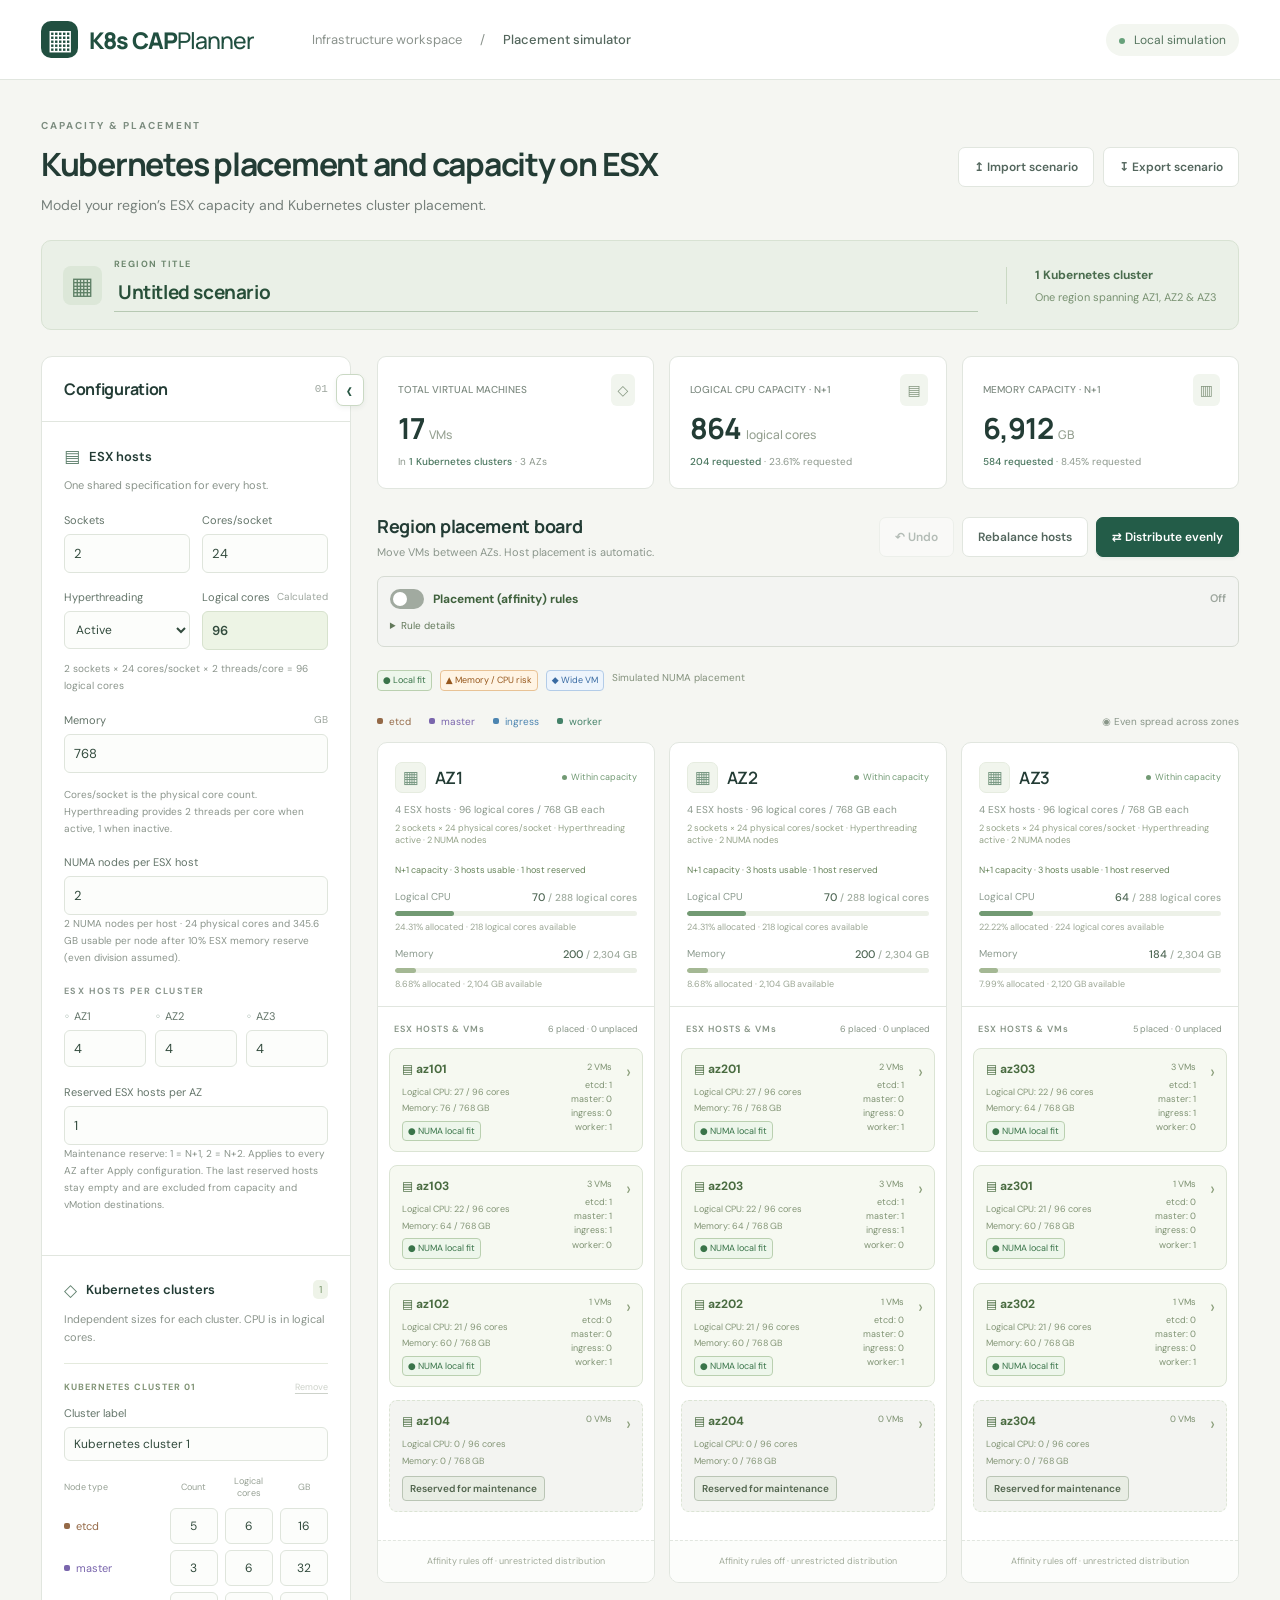
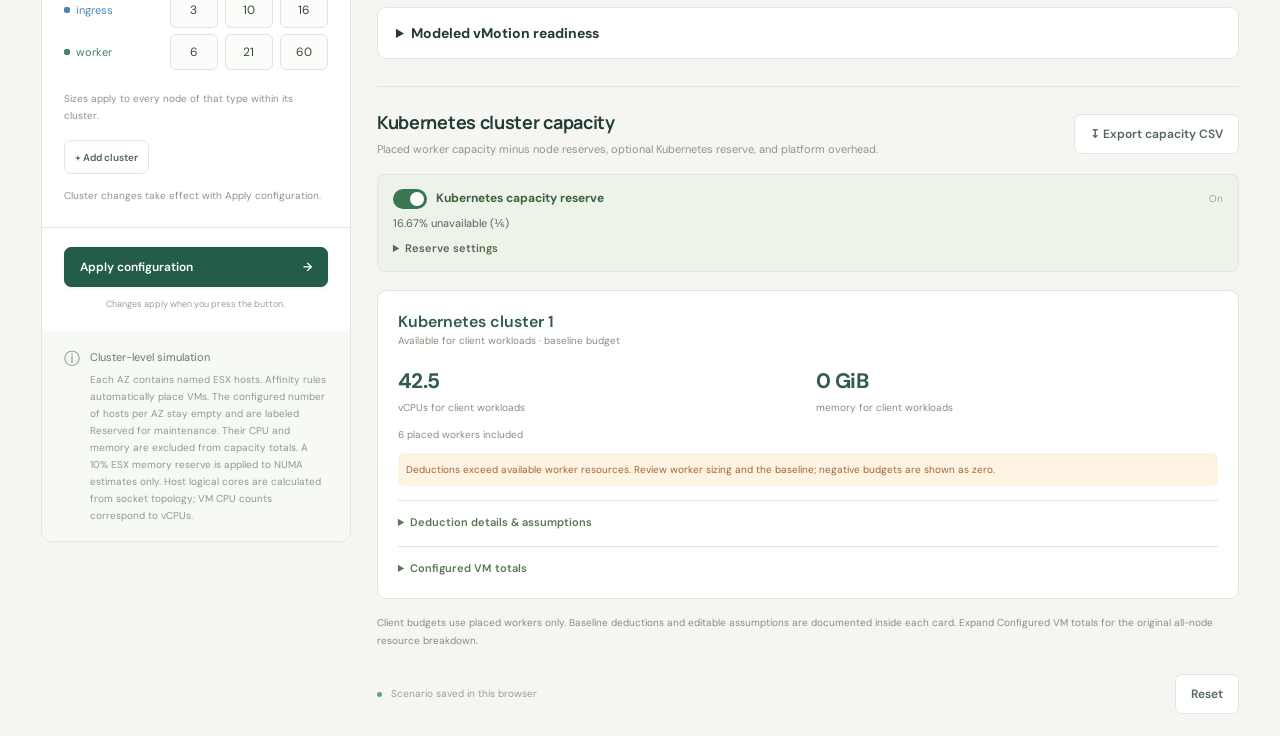
<file: index.html>
<!doctype html>
<html lang="en">
<head><meta charset="UTF-8"><meta name="viewport" content="width=device-width, initial-scale=1"><meta name="theme-color" content="#183b33"><title>K8s CAPPlanner · VM placement simulator</title><link rel="stylesheet" href="./styles.css"></head>
<body>
<header class="topbar"><a class="brand" href="#" aria-label="K8s CAPPlanner home"><span class="brand-icon">▦</span> K8s CAP<span>Planner</span></a><div class="nav-label">Infrastructure workspace <span>/</span> <strong>Placement simulator</strong></div><span class="local-pill"><i></i> Local simulation</span></header>
<main>
  <div class="page-heading"><div><div class="eyebrow">CAPACITY & PLACEMENT</div><h1>Kubernetes placement and capacity on ESX</h1><p>Model your region’s ESX capacity and Kubernetes cluster placement.</p></div><div class="scenario-files"><div class="file-actions"><button id="import-button" class="button secondary">↥ Import scenario</button><button id="export-button" class="button secondary">↧ Export scenario</button><input type="file" id="import-file" accept=".json,application/json" hidden></div></div></div>
  <div class="region-bar"><div class="region-selector"><span class="region-icon">▦</span><label for="scenario-title">REGION TITLE<input id="scenario-title" type="text" maxlength="120" placeholder="Untitled scenario"></label></div><div class="region-context"><strong id="region-clusters"></strong><span>One region spanning AZ1, AZ2 & AZ3</span></div></div>
  <div class="workspace">
    <div class="configuration-drawer"><button id="configuration-toggle" class="configuration-toggle" type="button" aria-controls="configuration-panel" aria-expanded="true" aria-label="Collapse Configuration panel" title="Collapse Configuration panel"><span class="configuration-toggle-arrow" aria-hidden="true">‹</span><span class="configuration-toggle-label" aria-hidden="true">Configuration</span></button><aside class="configuration" id="configuration-panel">
      <form id="config-form">
        <div class="panel-heading"><h2>Configuration</h2><span class="small-label">01</span></div>
        <section><div class="section-heading"><span class="section-icon">▤</span><h3>ESX hosts</h3></div><p class="help">One shared specification for every host.</p><div class="two-fields"><label>Sockets<input name="host.sockets" type="number" min="1" max="1000000" step="1" required></label><label>Cores/socket<input name="host.coresPerSocket" aria-label="Physical cores per socket" type="number" min="1" max="1000000" step="1" required></label></div><div class="two-fields topology-fields"><label>Hyperthreading<select name="host.hyperthreading" aria-label="Hyperthreading"><option value="active">Active</option><option value="inactive">Inactive</option></select></label><label for="host-logical-cores">Logical cores <span>Calculated</span><output id="host-logical-cores" name="host.cpu" aria-live="polite"></output></label></div><p id="host-cpu-formula" class="help topology-help">Sockets × physical cores/socket × threads/core</p><label>Memory <span>GB</span><input name="host.memory" type="number" min="0.01" max="1000000" step="any" required></label><p class="help footer-help">Cores/socket is the physical core count. Hyperthreading provides 2 threads per core when active, 1 when inactive.</p><label class="numa-config">NUMA nodes per ESX host<input name="host.numaNodes" aria-label="NUMA nodes per ESX host" type="number" min="1" max="64" step="1" required></label><p id="numa-topology-help" class="help topology-help">CPU cores and memory are assumed evenly divided between NUMA nodes.</p><div class="field-title">ESX HOSTS PER CLUSTER</div><div id="host-counts" class="host-counts"></div><label class="numa-config">Reserved ESX hosts per AZ<input name="maintenanceReserve" aria-label="Reserved ESX hosts per AZ" type="number" min="1" max="10000" step="1" required></label><p class="help topology-help">Maintenance reserve: 1 = N+1, 2 = N+2. Applies to every AZ after Apply configuration. The last reserved hosts stay empty and are excluded from capacity and vMotion destinations.</p></section>
        <section class="k8s-config"><div class="section-heading"><span class="section-icon">◇</span><h3>Kubernetes clusters</h3><span id="draft-count" class="cluster-count"></span></div><p class="help">Independent sizes for each cluster. CPU is in logical cores.</p><div id="cluster-editors"></div><p class="help footer-help">Sizes apply to every node of that type within its cluster.</p><div class="cluster-editor-actions"><button id="add-cluster" type="button" class="button secondary">+ Add cluster</button></div><p class="help footer-help">Cluster changes take effect with Apply configuration.</p></section>
        <div class="config-footer"><p id="config-error" class="error" role="alert" hidden></p><button type="submit" class="button primary full">Apply configuration <span>→</span></button><span id="config-status">Changes apply when you press the button.</span></div>
      </form>
      <div class="model-note"><span>ⓘ</span><p>Cluster-level simulation<br><small>Each AZ contains named ESX hosts. Affinity rules automatically place VMs. The configured number of hosts per AZ stay empty and are labeled Reserved for maintenance. Their CPU and memory are excluded from capacity totals. A 10% ESX memory reserve is applied to NUMA estimates only. Host logical cores are calculated from socket topology; VM CPU counts correspond to vCPUs.</small></p></div>
    </aside></div>
    <div class="canvas">
      <div class="summary" id="summary"></div>
      <section class="placement">
        <div class="placement-heading"><div><h2>Region placement board</h2><p>Move VMs between AZs. Host placement is automatic.</p></div><div class="board-actions"><button id="undo" class="button secondary" disabled>↶ Undo</button><button id="balance-workers" class="button secondary">Rebalance hosts</button><button id="balance" class="button primary">⇄ Distribute evenly</button></div></div>
        <div class="affinity-policy" id="affinity-policy"><label class="affinity-toggle"><input id="affinity-toggle" type="checkbox" role="switch" aria-label="Placement (affinity) rules" aria-describedby="affinity-toggle-help"><strong>Placement (affinity) rules</strong><span id="affinity-toggle-state">On</span></label><details class="affinity-details"><summary>Rule details</summary><div class="affinity-details-body"><p>When enabled, these limits apply across all Kubernetes clusters within each AZ:</p><ol id="affinity-rule-description"><li><strong>Etcd separation and split:</strong> At most one etcd VM per host across all Kubernetes clusters. A six-vCPU etcd VM is modeled as 3 vCPUs on each of exactly two NUMA nodes, with half its memory on each.</li><li><strong>Etcd allowance on every host:</strong> Reserve 3 physical-core equivalents per NUMA node, even without etcd. Also reserve half the largest configured etcd VM's memory per node so hosts remain eligible to receive it.</li><li><strong>Local placement:</strong> Each worker, master, and ingress VM must fit completely within one node's remaining CPU and usable memory. NUMA memory includes the 10% ESX overhead allowance. Worker counts follow resource fit; there is no separate per-host worker-count cap.</li><li><strong>Independent roles:</strong> Master and ingress VMs need no matching number, host partner, or shared NUMA node. Moving one VM to another AZ does not move another VM.</li><li><strong>Role separation:</strong> At most one master and one ingress from each Kubernetes cluster per ESX host. VMs from different Kubernetes clusters may share a host if resources fit.</li></ol><p id="affinity-toggle-help"><strong>Turning off:</strong> Redistributes VMs within their current AZs without etcd slots, role separation, or strict NUMA fit. The original best-effort NUMA estimate and capacity warnings remain available.</p><p><strong>Turning on:</strong> Recalculates automatic host placement under these rules. VMs without a valid placement remain visible as unplaced; configured counts and sizes are retained.</p><p>These are simulation policies, not VMware configuration or guaranteed optimal packing. No VM is tied to a fixed ESX hostname. The configured maintenance hosts in each AZ receive no VMs, with rules on or off. This same reserve is already excluded from capacity totals.</p></div></details></div><div id="affinity-warning" class="capacity-warning" role="status" hidden></div><div class="numa-legend" aria-label="NUMA status legend"><span class="numa-badge fit">● Local fit</span><span class="numa-badge risk">▲ Memory / CPU risk</span><span class="numa-badge wide">◆ Wide VM</span><small>Simulated NUMA placement</small></div><div class="board-meta"><div class="legend"><span class="type-etcd">etcd</span><span class="type-master">master</span><span class="type-ingress">ingress</span><span class="type-worker">worker</span></div><span id="spread-label"></span></div>
        <div class="clusters" id="clusters"></div>
      </section>
      <div id="capacity-warning" class="capacity-warning" role="status" hidden></div>
      <section class="mobility-section" aria-label="Modeled vMotion readiness"><details id="mobility-panel"><summary>Modeled vMotion readiness</summary><div class="mobility-body"><div class="mobility-actions"><button id="mobility-run" type="button" class="button secondary">Run assessment</button><button id="mobility-cancel" type="button" class="button secondary" hidden>Cancel</button><span id="mobility-status" role="status" aria-live="polite">Not assessed</span></div><progress id="mobility-progress" aria-label="VM mobility assessment progress" hidden></progress><p class="mobility-help">Tests each VM independently against other active hosts in its AZ. Hosts reserved for maintenance are in maintenance mode and cannot receive VMs. No placements are changed.</p><details class="mobility-assumptions"><summary>Assessment assumptions</summary><p>Green: two or more destinations. Amber: exactly one. Red: none. Unplaced VMs are counted separately. With affinity enabled, checks use the model’s strict NUMA budgets, etcd split/reserves, and role separation. With affinity disabled, checks use logical host CPU and configured RAM limits; overcapacity is rejected for this assessment even though the placement board permits it. Destination NUMA allocation may be recomputed within that host; other VMs remain on their ESX hosts. Results are independent possibilities, not a plan to move all VMs simultaneously or evacuate a host. This is a planning estimate, not actual VMware compatibility, network/storage validation, or guaranteed live NUMA behavior.</p></details><div id="mobility-results" hidden><p id="mobility-summary"></p><div class="mobility-filters"><label>AZ <select id="mobility-az"><option value="all">All AZs</option><option value="0">AZ1</option><option value="1">AZ2</option><option value="2">AZ3</option></select></label><label>Status <select id="mobility-filter"><option value="all">All statuses</option><option value="blocked">Blocked</option><option value="limited">Limited</option><option value="movable">Movable</option><option value="unplaced">Unplaced</option></select></label></div><div class="mobility-table-wrap"><table class="mobility-table"><caption>Individual VM mobility — expand a result for destinations and rejection reasons</caption><thead><tr><th scope="col">VM / Kubernetes cluster</th><th scope="col">AZ / current host</th><th scope="col">Mobility</th></tr></thead><tbody id="mobility-rows"></tbody></table></div></div></div></details></section>
      <section class="potential-capacity" aria-labelledby="potential-heading"><div class="placement-heading"><div><h2 id="potential-heading">Kubernetes cluster capacity</h2><p>Placed worker capacity minus node reserves, optional Kubernetes reserve, and platform overhead.</p></div><button id="export-capacity" type="button" class="button secondary">↧ Export capacity CSV</button></div><div class="kubernetes-reserve-controls"><label class="affinity-toggle"><input id="kubernetes-reserve-toggle" type="checkbox" role="switch" aria-label="Kubernetes capacity reserve" aria-describedby="kubernetes-reserve-help"><strong>Kubernetes capacity reserve</strong><span id="kubernetes-reserve-state">On</span></label><span id="kubernetes-reserve-summary"></span><details><summary>Reserve settings</summary><div class="kubernetes-reserve-settings"><label>Unavailable capacity (%)<input id="kubernetes-reserve-percent" type="number" min="0" max="100" step="any" required aria-label="Unavailable Kubernetes capacity percentage"></label><button id="kubernetes-reserve-apply" type="button" class="button secondary">Apply reserve</button></div><p id="kubernetes-reserve-help">Applies the same percentage to CPU and memory in every Kubernetes cluster, after node reserves and before fixed platform overhead. Default: exactly ⅙ (about 16.67%; display rounded). Turn off to use the full worker budget. This is additional Kubernetes headroom, separate from reserved ESX hosts; VM placement stays unchanged.</p></details></div><div id="cluster-capacity-cards" class="cluster-capacity-cards"></div><p class="capacity-assumptions">Client budgets use placed workers only. Baseline deductions and editable assumptions are documented inside each card. Expand Configured VM totals for the original all-node resource breakdown.</p></section><footer class="canvas-footer"><span><i></i> <span id="save-status">Scenario saved in this browser</span></span><button id="reset" type="button" class="button secondary">Reset</button></footer>
    </div>
  </div>
</main>
<div id="toast" role="status" aria-live="polite"></div>
<script type="module" src="./app.mjs"></script>
</body></html>
</file>
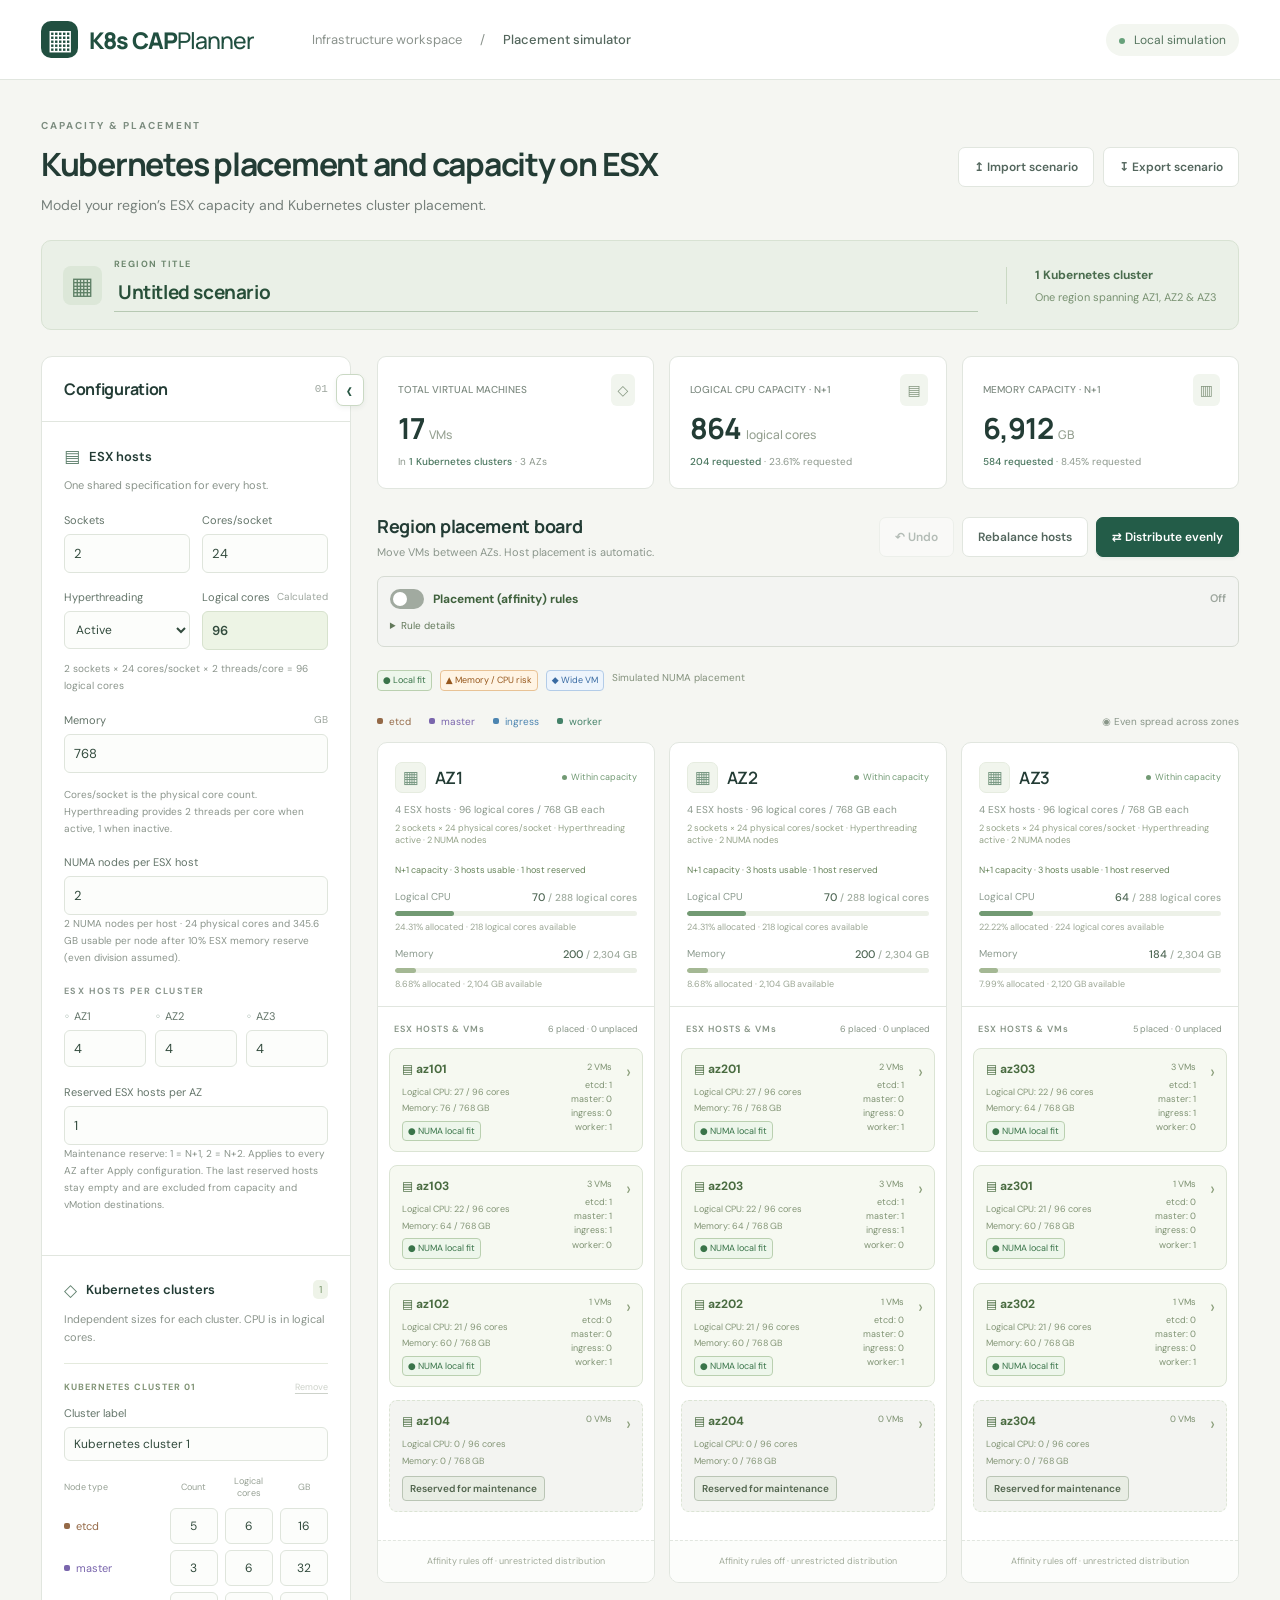
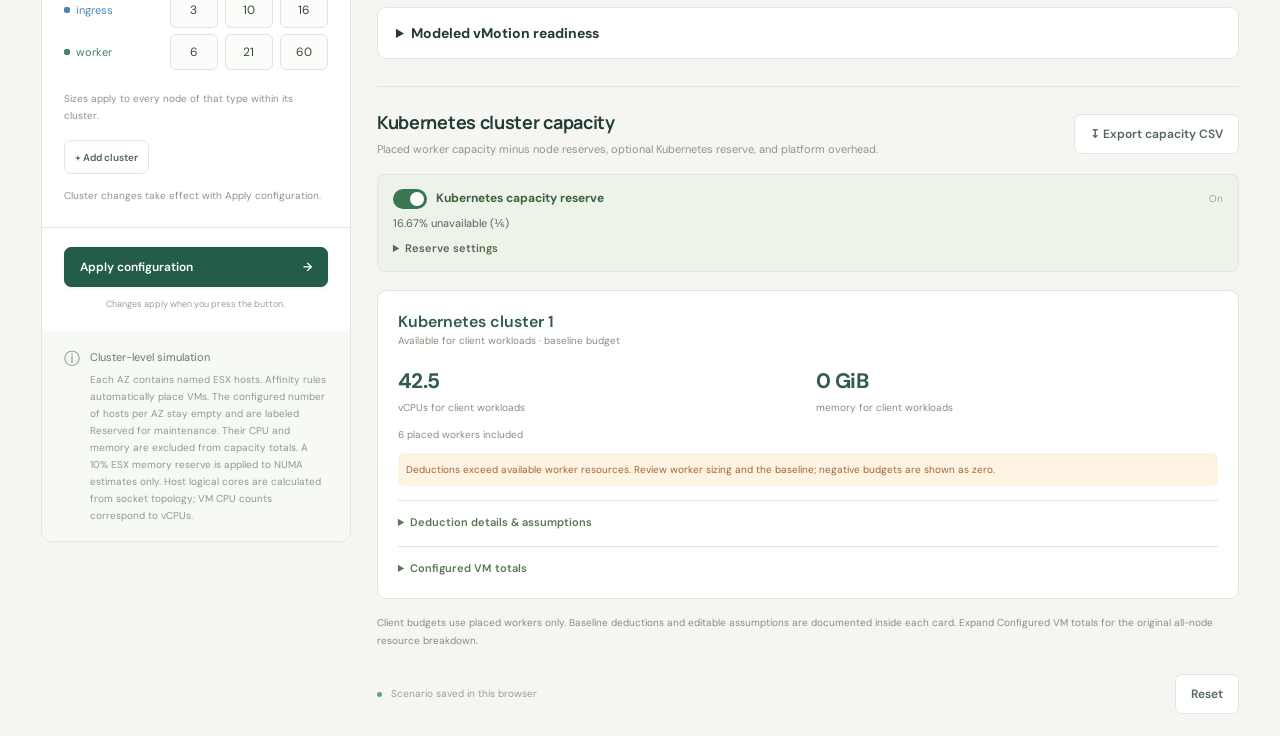
<file: az-planner.html>
<!doctype html>
<html lang="en">
<head><meta charset="UTF-8"><meta name="viewport" content="width=device-width, initial-scale=1"><meta name="theme-color" content="#183b33"><title>K8s CAPPlanner · VM placement simulator</title><style>@import url('https://fonts.googleapis.com/css2?family=DM+Sans:wght@400;500;600;700&family=Manrope:wght@400;500;600;700;800&display=swap');
:root{font-family:'DM Sans',system-ui,sans-serif;color:#233c35;background:#f5f6f2;font-synthesis:none;--green:#235c48;--muted:#77817c;--border:#e1e6df;--etcd:#946947;--master:#7a66ad;--ingress:#4c85b1;--worker:#448269}
*{box-sizing:border-box}body{margin:0}button,input,select{font:inherit}button{cursor:pointer}button:disabled{opacity:.4;cursor:default}button:focus-visible,a:focus-visible,input:focus-visible,select:focus-visible{outline:3px solid #87bca5;outline-offset:3px}button,input,select{transition:border-color .15s,background .15s} .topbar{height:80px;background:#fff;border-bottom:1px solid var(--border);display:flex;align-items:center;padding:0 3.2%;gap:58px}.brand{font:800 23px 'Manrope',sans-serif;letter-spacing:-1px;color:#214f40;text-decoration:none;display:flex;align-items:center;gap:0}.brand>span:last-child{font-weight:500}.brand-icon{background:#214f40;color:white;width:37px;height:37px;border-radius:10px;text-align:center;line-height:35px;margin-right:11px;font-size:28px}.nav-label{font-size:13px;color:#8b938d;display:flex;gap:18px}.nav-label strong{color:#53665c;font-weight:500}.local-pill{margin-left:auto;font-size:12px;background:#f3f6f0;padding:8px 13px;border-radius:20px;color:#54735d;white-space:nowrap}i{display:inline-block;width:6px;height:6px;background:#67a17b;border-radius:50%;margin-right:6px}main{max-width:1700px;margin:auto;padding:39px 3.2% 22px}.page-heading{display:flex;justify-content:space-between;align-items:center;margin-bottom:30px;gap:20px}.eyebrow{font-size:10px;font-weight:700;letter-spacing:2px;color:#7d8d80;margin-bottom:10px}h1{font-family:'Manrope',sans-serif;font-weight:700;letter-spacing:-1.25px;font-size:32px;margin:0 0 10px}p{margin:0}.page-heading p{font-size:14px;color:var(--muted)}.file-actions{display:flex;gap:9px}.button{padding:11px 15px;border-radius:7px;border:1px solid var(--border);font-size:12px;font-weight:600;white-space:nowrap;display:inline-flex;align-items:center;justify-content:center;gap:10px;min-height:40px}.button.secondary{background:#fff;color:#53665d}.button.secondary:hover:not(:disabled){background:#edf3ed;border-color:#a8bcae}.button.primary{background:var(--green);border-color:var(--green);color:#fff;box-shadow:0 2px 3px #235c4810}.button.primary:hover{background:#184b39}.workspace{display:grid;grid-template-columns:310px minmax(0,1fr);gap:26px;align-items:start}.configuration{background:#fff;border:1px solid var(--border);border-radius:11px;overflow:hidden}.panel-heading{display:flex;align-items:center;justify-content:space-between;padding:21px 22px;border-bottom:1px solid var(--border)}h2{font-family:'Manrope',sans-serif;font-size:16px;font-weight:700;margin:0;letter-spacing:-.3px}.small-label{font:11px monospace;color:#9ea79f}.configuration section{padding:23px 22px;border-bottom:1px solid var(--border)}.section-heading{display:flex;gap:9px;align-items:center;margin-bottom:9px}h3{font-size:13px;margin:0;font-weight:600}.section-icon{color:#60816e;font-size:17px}.help{font-size:11px;line-height:1.7;color:#8a948b}.two-fields{display:grid;grid-template-columns:1fr 1fr;gap:12px;margin:18px 0 23px}label{font-size:11px;color:#64756a;display:block}label>span{color:#9da69e;float:right;font-size:10px}input[type=number]{width:100%;border:1px solid #dfe5dc;border-radius:6px;padding:10px 9px;background:#fcfdfb;color:#324b3d;font-size:13px;margin-top:7px;min-width:0;appearance:textfield}input[type=number]::-webkit-inner-spin-button{appearance:none}input:hover{border-color:#adc1b2}.field-title{font-size:9px;letter-spacing:1.4px;color:#8a968d;font-weight:700;margin-bottom:12px}.host-counts{display:flex;gap:9px}.host-counts label{flex:1}.host-counts input{padding:9px}.host-counts label>span{float:none;color:#759281;margin-right:4px}.profile-head,.profile-row{display:grid;grid-template-columns:1fr 48px 48px 48px;gap:7px;align-items:center}.profile-head{font-size:9px;color:#97a195;margin:19px 0 9px}.profile-head span:not(:first-child){text-align:center}.profile-row{margin-bottom:8px}.profile-row input{margin:0;padding:9px 5px;text-align:center;font-size:12px}.type-label{font-size:11px;display:flex;gap:6px;align-items:center}.type-dot{width:6px;height:6px;border-radius:2px;background:currentColor}.type-etcd{color:var(--etcd)}.type-master{color:var(--master)}.type-ingress{color:var(--ingress)}.type-worker{color:var(--worker)}.footer-help{margin-top:13px;font-size:10px}.config-footer{padding:19px 22px 21px}.full{width:100%;justify-content:space-between}.config-footer>span{display:block;text-align:center;font-size:9px;color:#99a196;margin-top:11px}.model-note{background:#f7f9f4;padding:17px 22px;display:flex;gap:10px;color:#76917d}.model-note p{font-size:11px;color:#637d6a;line-height:1.7}.model-note small{display:block;font-size:10px;color:#8f9a8b;margin-top:4px}.summary{display:grid;grid-template-columns:repeat(3,1fr);gap:15px;margin-bottom:25px}.stat{background:#fff;border:1px solid var(--border);border-radius:9px;padding:20px;position:relative}.stat-title{font-size:10px;color:#7f8c82;font-weight:500}.stat-icon{position:absolute;top:17px;right:18px;background:#f1f5ee;padding:7px;border-radius:6px;font-size:14px;color:#859780}.stat-number{font-family:'Manrope',sans-serif;font-size:29px;font-weight:700;letter-spacing:-1px;margin:10px 0 7px}.stat-number small{font-size:12px;color:#95a091;letter-spacing:0;font-weight:500;margin-left:5px}.stat-sub{font-size:10px;color:#8d988d}.stat-sub strong{font-weight:500;color:#47745c}.placement-heading{display:flex;justify-content:space-between;gap:12px;align-items:center}.placement-heading h2{font-size:18px}.placement-heading p{font-size:11px;color:#8b968c;margin-top:7px}.board-actions{display:flex;gap:8px}.board-meta{display:flex;align-items:center;justify-content:space-between;margin:24px 0 14px;font-size:10px;color:#889588;gap:10px}.legend{display:flex;gap:18px}.legend span{display:flex;align-items:center;gap:6px}.legend span:before{content:'';background:currentColor;width:6px;height:6px;border-radius:2px}.clusters{display:grid;grid-template-columns:repeat(3,minmax(0,1fr));gap:14px}.cluster{background:#fff;border:1px solid var(--border);border-radius:10px;min-width:0;transition:background .15s,border-color .15s;overflow:hidden}.cluster.drag-over{border-color:#438c6b;background:#edf7ee;box-shadow:0 0 0 2px #6f9d7940}.cluster.over{border-color:#dca18e}.cluster-top{padding:19px 17px 16px;border-bottom:1px solid var(--border)}.cluster-title-row{display:flex;align-items:center;gap:9px}.az-icon{font-size:17px;color:#759680;background:#f1f5ed;border:1px solid #e6ece0;border-radius:7px;width:31px;height:31px;display:grid;place-items:center}.cluster h3{font-family:'Manrope',sans-serif;font-size:17px;letter-spacing:-.5px}.health{margin-left:auto;color:#729a74;font-size:9px;display:flex;align-items:center;gap:4px}.health:before{content:'';width:5px;height:5px;border-radius:50%;background:currentColor}.health.warning{color:#bb684b}.host-caption{font-size:10px;color:#89978a;margin:10px 0 18px}.resource{margin-top:14px}.resource-label{display:flex;justify-content:space-between;align-items:center;font-size:10px;color:#8a998d;margin-bottom:7px}.resource-label strong{color:#4e6654;font-size:11px;font-weight:500}.resource-label strong small{color:#9eaa9d;font-size:10px}.track{height:5px;background:#edf1e8;border-radius:10px;overflow:hidden}.fill{height:100%;background:#729a73;border-radius:10px}.resource.memory .fill{background:#a4b894}.resource.exceeded .fill{background:#c7785e}.resource-foot{font-size:9px;color:#9ba694;margin-top:5px}.resource.exceeded .resource-foot{color:#bc6a50}.vm-area{padding:15px 11px;min-height:385px;max-height:635px;overflow:auto}.vm-list-heading{display:flex;justify-content:space-between;color:#869485;font-size:9px;font-weight:600;letter-spacing:1px;margin:1px 5px 13px}.vm-list-heading span:last-child{letter-spacing:0;font-weight:400}.vm-card{display:grid;grid-template-columns:12px minmax(0,1fr) 22px;align-items:center;gap:5px;padding:10px 8px;margin-bottom:7px;border:1px solid #e5e9e1;border-radius:6px;background:#fff;cursor:grab;border-left:3px solid currentColor;box-shadow:0 1px 2px #253f2903;position:relative}.vm-card:hover{background:#fafcf8;border-color:#bdcfbf}.vm-card.dragging{opacity:.35}.grip{color:#bdc7b8;font-size:13px}.vm-name{font-size:10px;font-weight:600;display:block}.vm-spec{font-size:9px;color:#94a08e;margin-top:4px;display:block}.move-select{width:22px;border:0;color:#8d9b89;background:transparent;padding:1px;cursor:pointer;font-size:10px}.move-select option{color:#233c35}.cluster-bottom{padding:13px 15px;border-top:1px dashed var(--border);font-size:9px;color:#a0aa99;text-align:center;background:#fcfdfb}.empty{padding:65px 15px;text-align:center;font-size:12px;color:#96a28f;line-height:1.8}.board-note{display:flex;gap:9px;align-items:center;font-size:10px;color:#87937f;margin-top:16px;line-height:1.5}.board-note>span{font-size:17px}.canvas-footer{display:flex;justify-content:space-between;margin-top:24px;font-size:10px;color:#97a28e;align-items:center}.canvas-footer i{width:5px;height:5px}.text-button{background:none;border:0;font-size:10px;color:#85917d;text-decoration:underline;text-underline-offset:3px;padding:6px}.capacity-warning{margin-top:17px;padding:13px 16px;border-radius:7px;background:#faf0e9;border:1px solid #efd3c3;color:#aa6144;font-size:11px;line-height:1.7}.error{color:#b25c41;font-size:11px;line-height:1.6;margin-bottom:12px}#toast{position:fixed;bottom:24px;left:50%;transform:translateX(-50%);border-radius:9px;padding:13px 20px;background:#1c493a;color:#fff;font-size:12px;box-shadow:0 5px 20px #183b3320;opacity:0;pointer-events:none;transition:opacity .2s;max-width:90vw;text-align:center;z-index:10}#toast.show{opacity:1}[hidden]{display:none!important}
@media(min-width:1500px){.vm-card{padding:12px 10px}.vm-name{font-size:12px}.vm-spec{font-size:10px}.vm-area{max-height:700px}.profile-row{grid-template-columns:1fr 48px 48px 48px}}
@media(max-width:1150px){.workspace{grid-template-columns:270px minmax(0,1fr);gap:18px}.configuration section,.panel-heading,.config-footer{padding-left:16px;padding-right:16px}.model-note{padding:16px}.cluster-top{padding:15px 11px}.clusters{gap:9px}.health{font-size:8px}.stat{padding:15px}.stat-icon{display:none}.board-actions .button{padding:9px}.nav-label{display:none}h1{font-size:28px}.file-actions .button{font-size:10px}.placement-heading{align-items:start;flex-direction:column;gap:13px}.profile-head,.profile-row{grid-template-columns:1fr 43px 43px 43px;gap:5px}.vm-spec{font-size:8px}}
@media(max-width:850px){main{padding:26px 20px}.topbar{height:65px;padding:0 20px}.workspace{grid-template-columns:1fr}.configuration form{display:grid;grid-template-columns:1fr 1fr}.panel-heading,.config-footer{grid-column:1/-1}.configuration section{padding:20px}.configuration section:first-of-type{border-right:1px solid var(--border)}.model-note{display:none}.config-footer{padding:16px 20px}.full{max-width:300px;margin:auto}.profile-head,.profile-row{grid-template-columns:1fr 48px 48px 48px}.page-heading{align-items:start;flex-direction:column}.page-heading h1{font-size:29px}.placement-heading{flex-direction:row;align-items:center}.vm-spec{font-size:9px}.summary{gap:12px}.vm-area{min-height:200px;max-height:450px}}
@media(max-width:560px){.configuration form{display:block}.configuration section:first-of-type{border-right:0}.clusters{grid-template-columns:1fr}.summary{gap:7px}.stat{padding:14px 10px}.stat-number{font-size:23px}.stat-number small{font-size:9px}.stat-title,.stat-sub{font-size:9px}.placement-heading{flex-direction:column;align-items:start}.legend{gap:13px}.board-meta{align-items:start;flex-direction:column}.vm-area{max-height:340px;min-height:100px}.cluster-top{padding:17px}.vm-name{font-size:12px}.vm-spec{font-size:10px}.cluster-title-row .health{font-size:10px}.local-pill{font-size:10px;padding:7px 10px}.brand{font-size:20px}.page-heading h1{font-size:26px}.canvas-footer{font-size:9px}.board-note{align-items:start}}

.vm-card{touch-action:none;user-select:none}.move-select{touch-action:auto}.drag-ghost{position:fixed;z-index:100;pointer-events:none;box-shadow:0 10px 30px #183b3330;opacity:.95;transform:rotate(2deg)}
.region-bar{display:flex;align-items:center;gap:28px;margin:-4px 0 26px;padding:17px 21px;background:#eaf0e7;border:1px solid #d8e2d3;border-radius:10px}.region-selector{display:flex;gap:12px;align-items:center}.region-icon{width:39px;height:39px;background:#dce7d8;display:grid;place-items:center;border-radius:8px;color:#5e8066;font-size:24px}.region-selector label{font-size:9px;letter-spacing:1.5px;font-weight:700;color:#6d876e}.region-selector select{display:block;background:transparent;border:0;border-bottom:1px solid #b7c9b3;padding:4px 18px 3px 0;margin-top:3px;font-size:19px;font-family:'Manrope',sans-serif;font-weight:700;color:#284f39;letter-spacing:-.4px;min-width:220px;cursor:pointer}.region-context{display:flex;flex-direction:column;gap:7px;border-left:1px solid #cad9c4;padding-left:28px;font-size:11px;color:#789171}.region-context strong{font-size:12px;color:#4a6c4e}.region-saved{margin-left:auto;font-size:9px;color:#8b9e84}.cluster-count{margin-left:auto;background:#eef3e8;color:#769467;border-radius:5px;padding:3px 6px;font-size:10px}.cluster-choice{margin-top:16px}.cluster-choice select,.cluster-label-field input{width:100%;min-width:0;border:1px solid #dfe5dc;border-radius:6px;padding:10px 9px;background:#fcfdfb;color:#324b3d;font-size:12px;margin-top:7px}.cluster-label-field{margin-top:13px}.cluster-editor-actions{display:flex;align-items:center;justify-content:space-between;gap:4px;margin-top:16px}.cluster-editor-actions .button{padding:7px 10px;font-size:10px;min-height:34px}.cluster-editor-actions .text-button{font-size:9px}.k8s-group{margin-bottom:13px;border:1px solid #e0e7da;border-radius:7px;background:#fbfdf8;overflow:hidden}.k8s-group summary{list-style:none;cursor:pointer;padding:13px 11px}.k8s-group summary::-webkit-details-marker{display:none}.k8s-group summary:hover{background:#f0f5eb}.group-heading{display:flex;align-items:start;justify-content:space-between;gap:8px}.group-name{font-size:11px;font-weight:700;line-height:1.5;overflow-wrap:anywhere;min-width:0;color:#496246}.group-total{font-size:9px;white-space:nowrap;color:#759366;padding-top:2px}.group-resources{font-size:10px;color:#8c9e82;margin-top:7px}.group-types{display:grid;grid-template-columns:repeat(2,1fr);gap:8px 12px;font-size:9px;margin-top:14px}.group-types span{display:flex;align-items:center;justify-content:space-between;gap:5px}.group-types strong{font-weight:500;font-size:10px;background:#f1f4ee;min-width:23px;border-radius:4px;text-align:center;padding:2px 5px}.group-open{border-top:1px solid #e7eddf;padding-top:9px;margin-top:12px;font-size:9px;color:#8d9d84;display:flex;justify-content:space-between}.group-open span{transition:transform .15s}.k8s-group[open] .group-open span{transform:rotate(180deg)}.group-vms{padding:0 7px 7px;background:#f8faf5}.group-vms .empty{padding:20px 8px}.vm-area{min-height:0;max-height:635px}.cluster-bottom{line-height:1.6}.capacity-warning{margin-top:17px}
@media(max-width:1150px){.region-saved{display:none}.group-heading{flex-direction:column;gap:3px}.group-types{gap:7px}.group-total{padding-top:0}.group-name{font-size:10px}.group-resources{font-size:9px}}
@media(max-width:850px){.region-bar{gap:18px;padding:14px 16px}.region-context{padding-left:18px}.region-selector select{font-size:17px;min-width:190px}.group-heading{flex-direction:row}.group-name{font-size:11px}.vm-area{max-height:530px}}
@media(max-width:560px){.region-bar{flex-wrap:wrap;gap:16px}.region-selector{width:100%}.region-context{border-left:0;padding-left:0}.region-context span{font-size:10px}.region-selector select{min-width:220px}.group-name{font-size:12px}.group-resources{font-size:11px}.vm-area{max-height:500px}.cluster-choice select,.cluster-label-field input{font-size:13px}}

.cluster-editor{border:0;border-top:1px solid #e4eadd;padding:14px 0 1px;margin:16px 0 0;min-width:0}.cluster-editor legend{position:absolute;width:1px;height:1px;overflow:hidden;clip-path:inset(50%)}.editor-heading{display:flex;align-items:center;justify-content:space-between}.editor-number{font-size:9px;font-weight:700;letter-spacing:1px;color:#829577}.editor-heading .text-button{font-size:9px;padding:3px 0}.cluster-editor .cluster-label-field{margin-top:10px}.cluster-editor .profile-head{margin-top:14px}.cluster-editor .profile-row{margin-bottom:6px}.vm-cluster-label{display:table;margin-top:5px;border:1px solid #e2e9db;border-radius:4px;background:#f2f6ed;padding:3px 5px;font-size:9px;color:#708567;overflow-wrap:anywhere;max-width:100%;line-height:1.3}.vm-card{align-items:center}.vm-card>div{min-width:0}.vm-area{min-height:350px;max-height:850px}.vm-spec{margin-top:6px}.cluster-editor-actions .help{font-size:9px}.cluster-editor .cluster-label-field input{padding:8px 9px}
@media(max-width:850px){.vm-area{max-height:650px}.configuration form{align-items:start}.vm-cluster-label{font-size:9px}}
@media(max-width:560px){.vm-area{min-height:180px;max-height:500px}.vm-cluster-label{font-size:10px}}

.esx-host{border:1px solid #dbe4d4;background:#f6f9f1;border-radius:8px;margin:0 0 13px;padding:11px 8px 4px}.esx-host-heading{display:flex;justify-content:space-between;gap:5px;align-items:center;font-size:9px;color:#7d9171;margin:0 3px 8px}.host-name{font-size:12px;font-weight:700;color:#496b40}.host-resources{display:flex;flex-direction:column;gap:5px;font-size:9px;color:#839576;margin:0 3px 11px}.host-over{border-color:#d6a18a;background:#fff8f1}.host-exceeded{color:#b4694c}.esx-host.drag-over{border-color:#438c6b;box-shadow:0 0 0 2px #6f9d7940;background:#e6f2df}.empty-host{font-size:9px;padding:8px 4px 12px;color:#95a185}.pin-badge{display:inline-block;font-size:8px;font-weight:500;color:#9a794d;background:#f8efd8;border:1px solid #ebddbc;border-radius:3px;padding:2px 4px;margin-left:3px}.vm-placement{margin-top:7px}.pin-control{font-size:8px;display:flex;align-items:center;gap:5px;color:#8c9a7f}.pin-select{border:1px solid #e1e7d9;border-radius:4px;background:#fafcf7;color:#66835a;font-size:9px;padding:3px 4px;max-width:100%;min-width:0;flex:1;cursor:pointer}.worker-placement{font-size:8px;color:#98a68c}.vm-area{max-height:1000px}.board-actions{flex-wrap:wrap}.vm-name{line-height:1.6}
@media(max-width:1150px){.host-name{font-size:11px}.esx-host-heading{align-items:start;flex-direction:column}.board-actions .button{font-size:10px}.vm-area{max-height:900px}}
@media(max-width:850px){.vm-area{max-height:750px}.pin-control{flex-direction:column;align-items:start}.pin-select{width:100%}}
@media(max-width:560px){.vm-area{max-height:550px}.esx-host-heading{flex-direction:row}.pin-control{flex-direction:row;align-items:center}.pin-select{width:auto}}

.host-policy,.vm-host-control{display:flex;align-items:center;gap:6px;font-size:9px;color:#839778}.host-policy{margin:3px 3px 11px}.dedication-select,.vm-host-select{min-width:0;flex:1;width:100%;border:1px solid #d7e2ce;border-radius:5px;padding:5px;background:#fff;color:#5f7b52;font-size:10px;cursor:pointer}.dedicated-host{border-color:#9caf88;background:#edf4e5}.dedication-label{font-size:9px;color:#6a8259;margin:0 3px 10px;overflow-wrap:anywhere}.vm-card[draggable=false]{cursor:default}.vm-host-control{font-size:8px}.vm-host-select{padding:3px;font-size:9px}

.topology-fields{margin:-6px 0 10px}.topology-fields select{display:block;width:100%;min-height:38px;margin-top:7px;border:1px solid #dfe5dc;border-radius:6px;padding:9px 7px;font-size:12px;color:#324b3d;background:#fcfdfb}.topology-help{margin-bottom:19px;font-size:10px}.host-topology{display:block;margin-top:6px;font-size:9px;color:#93a288}

details.esx-host{padding:0;overflow:hidden}.host-summary{list-style:none;padding:12px 12px 10px;cursor:pointer;position:relative}.host-summary::-webkit-details-marker{display:none}.host-summary:after{content:'›';position:absolute;right:11px;top:11px;font-size:18px;color:#8b9f7b;transition:transform .15s}.esx-host[open]>.host-summary:after{transform:rotate(90deg)}.host-summary .esx-host-heading{padding-right:18px;margin:0 0 9px;flex-direction:row;align-items:center}.host-summary .host-name{font-size:12px}.host-summary .host-resources{margin:0;line-height:1.5;gap:3px}.host-summary .dedication-label{margin:8px 0 0;font-size:9px}.host-summary:hover{background:#e9f1e0}.host-summary:focus-visible{outline:3px solid #87bca5;outline-offset:-3px}.host-expanded{border-top:1px solid #dbe4d4;padding:11px 8px 4px}.host-expanded .host-policy{margin-top:0}

#host-logical-cores{display:block;margin-top:7px;min-height:38px;padding:10px 9px;border:1px solid #d7e2ce;border-radius:6px;background:#edf4e5;font-size:13px;font-weight:600;color:#324b3d}.configuration .field-title{margin-top:19px}

.numa-config{margin-top:18px}.numa-legend{display:flex;flex-wrap:wrap;gap:8px;align-items:center;margin-top:18px}.numa-legend small{font-size:10px;color:#83917c}.numa-badge{display:inline-block;border:1px solid;border-radius:4px;padding:3px 5px;font-size:9px;line-height:1.4;margin-top:5px}.numa-badge.fit{color:#397449;background:#edf6eb;border-color:#bad0b0}.numa-badge.risk{color:#96571c;background:#fff4e4;border-color:#e8c295}.numa-badge.wide{color:#386aa2;background:#edf4fc;border-color:#b3cce8}.vm-numa{display:flex;flex-wrap:wrap;gap:3px;margin-top:6px}.vm-numa>span:first-child{width:100%;font-size:8px;color:#85957d}.vm-numa .numa-badge{font-size:8px;margin-top:0}.numa-estimate{margin:12px 3px;border-top:1px solid #dbe4d4;padding-top:10px}.numa-estimate-heading{font-size:10px;color:#627c55;font-weight:600;margin-bottom:7px}.numa-nodes{display:grid;grid-template-columns:repeat(2,minmax(0,1fr));gap:6px}.numa-node{display:flex;flex-direction:column;gap:4px;font-size:8px;line-height:1.5;padding:8px;border:1px solid #bad0b0;background:#f7fbf2;border-radius:5px;color:#627f56;overflow-wrap:anywhere}.numa-node strong{font-size:10px}.numa-node.risk{background:#fff4e4;border-color:#e8c295;color:#96571c}.numa-estimate p{font-size:8px;color:#87967e;line-height:1.6;margin-top:7px}

.affinity-policy{margin-top:17px;padding:12px;border:1px solid #cedcc6;border-radius:7px;background:#f1f6ed;display:flex;flex-direction:column;gap:7px;font-size:11px;color:#57734d}.affinity-policy span{font-size:10px;line-height:1.6}.unplaced-vms{border:1px solid #e8c295;background:#fff4e4;border-radius:7px;padding:10px;margin-bottom:14px}.unplaced-vms summary{font-size:12px;color:#96571c;font-weight:600;cursor:pointer}.unplaced-vms>p{font-size:10px;color:#96571c;line-height:1.6;margin:9px 0}

.affinity-toggle{display:flex;align-items:center;gap:9px;cursor:pointer;color:#3f613d;font-size:12px}.affinity-toggle input{appearance:none;width:34px;height:20px;border-radius:12px;background:#a1aaa0;position:relative;flex-shrink:0;margin:0;cursor:pointer}.affinity-toggle input:before{content:'';position:absolute;left:3px;top:3px;width:14px;height:14px;background:#fff;border-radius:50%;transition:transform .15s}.affinity-toggle input:checked{background:#3a7853}.affinity-toggle input:checked:before{transform:translateX(14px)}#affinity-toggle-state{margin-left:auto;font-size:11px;font-weight:600}.affinity-policy p{font-size:10px;line-height:1.6}.affinity-policy.rules-off{background:#f3f4f2;border-color:#d6dbd3;color:#717c6d}

.affinity-details{margin-top:1px}.affinity-details>summary{cursor:pointer;font-size:10px;width:fit-content;color:#62785a;padding:2px 0}.affinity-details>summary:focus-visible{outline:3px solid #87bca5;outline-offset:3px}.affinity-details-body{border-top:1px solid #d8e2d2;margin-top:9px;padding-top:10px;font-size:11px;line-height:1.7}.affinity-details-body ol{margin:10px 0;padding-left:20px}.affinity-details-body li{margin-bottom:7px}.affinity-details-body p+p{margin-top:10px}.affinity-policy .affinity-details-body p{font-size:11px}

.potential-capacity{margin-top:27px;padding-top:23px;border-top:1px solid var(--border)}.potential-capacity .placement-heading p{line-height:1.6}.cluster-capacity-cards{display:grid;grid-template-columns:repeat(auto-fit,minmax(260px,1fr));gap:15px;margin-top:18px}.capacity-card{padding:20px;background:#fff;border:1px solid var(--border);border-radius:9px;min-width:0}.capacity-card h3{font-size:16px;color:#315d48;overflow-wrap:anywhere}.capacity-kpis{display:grid;grid-template-columns:1fr 1fr;gap:15px;margin:18px 0 10px}.capacity-kpis strong{display:block;font-size:21px;letter-spacing:-.5px}.capacity-kpis span,.capacity-small{font-size:10px;color:#83907c;line-height:1.7}.capacity-card table{border-collapse:collapse;width:100%;font-size:11px;margin-top:13px}.capacity-card caption{text-align:left;color:#87917f;font-size:10px;margin-bottom:5px}.capacity-card th,.capacity-card td{padding:7px 3px;border-bottom:1px solid #e8ede4;text-align:right}.capacity-card th:first-child{text-align:left}.capacity-card thead th{color:#85937b;font-size:10px;font-weight:500}.capacity-card tbody th{font-weight:500}.capacity-assumptions{font-size:10px;color:#83907c;line-height:1.8;margin-top:15px}

.capacity-card tfoot th,.capacity-card tfoot td{font-weight:700;border-top:2px solid #dbe4d4;border-bottom:0;color:#315d48}

.scenario-files{min-width:280px;max-width:390px;width:100%;flex-shrink:0}.scenario-files>label{font-size:9px;letter-spacing:1.1px;font-weight:600;color:#81907e}.scenario-files>input{width:100%;border:1px solid #dbe3d5;border-radius:6px;padding:10px 12px;background:#fff;color:#324b3d;font-size:13px;margin-top:7px}.scenario-files .file-actions{margin-top:9px}.scenario-files>span{display:block;font-size:9px;color:#8c9886;margin-top:7px;line-height:1.6}@media(max-width:1150px){.page-heading{flex-wrap:wrap}.scenario-files{max-width:390px}}

.client-budget strong{color:#315d48}.deduction-details,.configured-capacity{border-top:1px solid var(--border);margin-top:14px;padding-top:12px;font-size:11px;line-height:1.7}.deduction-details>summary,.configured-capacity>summary{cursor:pointer;color:#5a7650;font-weight:600}.deduction-body p{font-size:10px;color:#7d8976;line-height:1.8;margin:10px 0}.deduction-body h4{font-size:11px;margin:17px 0 7px}.deduction-fields{display:grid;grid-template-columns:1fr 1fr;gap:12px;margin-top:10px}.deduction-fields input{font-size:11px}.budget-warning{font-size:10px;line-height:1.7;color:#a26434;background:#fff4e4;border-radius:5px;padding:8px;margin-top:10px}.configured-capacity>p{margin-top:9px}

.deduction-save{margin-top:12px;font-size:10px}

.host-summary{display:flow-root}.host-vm-summary{float:right;margin-right:18px;margin-left:10px;min-width:48px;font-size:9px;color:#7d9171;text-align:right}.host-vm-total{display:block;margin-bottom:6px}.host-type-counts{display:flex;flex-direction:column;gap:2px;line-height:1.35;font-variant-numeric:tabular-nums}.host-summary .host-resources,.host-summary .dedication-label{margin-right:76px}.host-summary .esx-host-heading{padding-right:0}

.nplus-one-note{font-size:9px;color:#66835a;margin:10px 0 14px}

.configuration-drawer{position:relative;min-width:0}
.configuration-toggle{position:absolute;right:-13px;top:18px;z-index:2;width:28px;min-height:32px;padding:2px;border:1px solid #cad9c4;border-radius:7px;background:#fff;color:#285744;box-shadow:0 2px 5px #183b3310;cursor:pointer;display:flex;align-items:center;justify-content:center;gap:10px}
.configuration-toggle-arrow{font-size:25px;line-height:1}
.configuration-toggle-label{display:none}
.configuration-toggle:hover{background:#eaf0e7}
.configuration-toggle:focus-visible{outline:3px solid #87bca5;outline-offset:3px}
.workspace.configuration-collapsed{grid-template-columns:36px minmax(0,1fr)}
.configuration-collapsed .configuration-toggle{position:sticky;top:16px;width:36px;min-height:152px;flex-direction:column;padding:10px 4px}
.configuration-collapsed .configuration-toggle-label{display:block;writing-mode:vertical-rl;font-size:11px;font-weight:600;letter-spacing:.3px}
.configuration[hidden]{display:none}
.canvas{min-width:0}

.host-expanded{container-type:inline-size}
.numa-container-view{padding:4px 0}
.numa-placement-grid{display:grid;grid-template-columns:repeat(2,minmax(0,1fr));gap:8px;align-items:stretch}
.numa-node-container{min-width:0;border:1px solid #c5d8ba;border-radius:7px;background:#f6faef;overflow:hidden}
.numa-node-head{padding:10px 8px;border-bottom:1px solid #dce6d4}
.numa-node-head h4{margin:0 0 5px;color:#496b40;font-size:12px}
.numa-node-head p{font-size:9px;color:#718265;margin:0 0 12px;line-height:1.5}
.numa-resource{margin:10px 0 0;font-size:10px;color:#506e49}
.numa-resource-label{display:flex;flex-direction:column;gap:4px;line-height:1.5}
.numa-resource-label strong{font-size:10px}
.numa-track{height:6px;background:#e3eadc;border-radius:3px;overflow:hidden;margin:5px 0 3px}
.numa-track span{display:block;height:100%;background:#7f9f71}
.numa-track span.over{background:#b8753a}
.numa-percent{font-size:9px;color:#76866c}
.numa-local-vms{padding:8px 5px;min-height:75px}
.numa-local-vms .vm-card{display:block;padding:9px 21px 9px 7px;margin-bottom:8px;overflow-wrap:anywhere}
.numa-local-vms .grip{display:none}
.numa-local-vms .move-select{position:absolute;top:9px;right:2px;width:18px}
.numa-local-vms .vm-name{font-size:11px}
.numa-local-vms .vm-spec{font-size:9px;line-height:1.6}
.numa-local-vms .vm-placement{line-height:1.5}
.numa-spanning{grid-column:1/-1;min-width:0;border:1px solid #adc7e2;background:#edf4fc;padding:9px;border-radius:7px}
.numa-spanning.memory-spanning{border-color:#e1bc87;background:#fff5e5}
.numa-span-heading{font-size:10px;font-weight:600;color:#416d9b;margin-bottom:8px}
.memory-spanning .numa-span-heading{color:#96571c}
.numa-span-allocations{display:grid;grid-template-columns:repeat(auto-fit,minmax(100px,1fr));gap:8px;margin-top:9px}
.numa-span-allocations>div{display:flex;flex-direction:column;gap:5px;font-size:10px;color:#55718a;line-height:1.5;padding:3px 8px;border-left:1px dashed #adc7e2}
.memory-spanning .numa-span-allocations>div{color:#8c6736;border-color:#e1bc87}
.numa-planning-note{font-size:9px;color:#87967e;line-height:1.6;margin:10px 2px 3px}
@container(max-width:260px){.numa-placement-grid{grid-template-columns:1fr}.numa-local-vms .vm-card{padding-right:25px}.numa-resource-label{flex-direction:row;justify-content:space-between;flex-wrap:wrap}}

.scenario-files{min-width:0;width:auto;max-width:none}.scenario-files .file-actions{margin-top:0}
.region-selector{flex:1;min-width:0}.region-selector .region-icon{flex-shrink:0}.region-selector label{flex:1;min-width:0}
.region-selector #scenario-title{display:block;width:100%;min-width:0;background:transparent;border:0;border-bottom:1px solid #b7c9b3;padding:6px 4px;margin-top:3px;font-size:19px;font-family:'Manrope',sans-serif;font-weight:700;color:#284f39;letter-spacing:-.4px}
.region-context{flex-shrink:0}
@media(max-width:560px){.region-bar{align-items:stretch}.region-selector{flex-basis:100%}.region-selector #scenario-title{font-size:16px}.scenario-files{width:100%}.region-context{flex-shrink:1}}

.maintenance-host{border-style:dashed;background:#f3f4f1}.maintenance-label{display:inline-block;margin-top:8px;padding:4px 7px;border:1px solid #bac5b5;border-radius:4px;color:#52654e;background:#e8ede4;font-size:10px;font-weight:600;line-height:1.5;overflow-wrap:anywhere}.maintenance-description{margin:0;font-size:11px;line-height:1.6;color:#66745e}

.mobility-section{margin-top:24px;border:1px solid var(--border);border-radius:9px;background:#fff;min-width:0}.mobility-section>details>summary{padding:16px 18px;font-weight:700;font-size:14px;cursor:pointer}.mobility-body{padding:0 18px 18px}.mobility-actions,.mobility-filters{display:flex;align-items:center;gap:12px;flex-wrap:wrap}.mobility-actions>span,.mobility-help,.mobility-assumptions{font-size:11px;line-height:1.7;color:#6c7e66}.mobility-help{margin:12px 0}.mobility-assumptions summary{cursor:pointer;font-weight:600}.mobility-assumptions p{margin:8px 0}.mobility-body progress{width:100%;margin-top:12px}.mobility-filters{margin:12px 0;font-size:11px}.mobility-filters select{padding:6px;border:1px solid var(--border);border-radius:4px;background:#fff;color:inherit}.mobility-table-wrap{overflow:auto;max-height:520px}.mobility-table{width:100%;border-collapse:collapse;font-size:11px;text-align:left}.mobility-table caption{text-align:left;font-size:10px;color:#75866d;padding-bottom:8px}.mobility-table td,.mobility-table th{padding:11px 8px;border-bottom:1px solid var(--border);vertical-align:top}.mobility-table tbody th{font-weight:600}.mobility-table small{display:block;margin-top:4px;color:#75866d;font-weight:400}.mobility-badge{display:inline-block;padding:3px 6px;border-radius:4px;font-weight:600}.mobility-badge.movable{background:#edf5e9;color:#327348}.mobility-badge.limited{background:#fff2db;color:#986020}.mobility-badge.blocked{background:#fbeae5;color:#a34231}.mobility-badge.unplaced{background:#f0f1ee;color:#687461}.mobility-vm-detail{margin-top:7px}.mobility-vm-detail summary{cursor:pointer;line-height:1.6}.mobility-vm-detail p{font-size:10px;line-height:1.7;overflow-wrap:anywhere;margin:8px 0}.mobility-stale{opacity:.65}#mobility-summary{font-size:12px;font-weight:600;line-height:1.7;margin-top:16px}@media(max-width:560px){.mobility-body{padding:0 10px 12px}.mobility-table td,.mobility-table th{padding:8px 4px}.mobility-actions{gap:8px}}

.kubernetes-reserve-controls{margin-top:16px;padding:13px 15px;border:1px solid var(--border);border-radius:7px;background:#edf3e8;font-size:11px;line-height:1.7;color:#526b49}.kubernetes-reserve-controls>.affinity-toggle{display:flex;align-items:center;gap:9px;cursor:pointer}.kubernetes-reserve-controls>.affinity-toggle>span{margin-left:auto}.kubernetes-reserve-controls>span{display:block;margin-top:5px}.kubernetes-reserve-controls details{margin-top:7px}.kubernetes-reserve-controls summary{cursor:pointer;font-weight:600}.kubernetes-reserve-settings{display:flex;align-items:end;gap:10px;margin:12px 0;flex-wrap:wrap}.kubernetes-reserve-settings label{display:flex;flex-direction:column;gap:6px}.kubernetes-reserve-settings input{width:140px;padding:9px;border:1px solid var(--border);border-radius:5px;background:white;color:inherit}.kubernetes-reserve-controls p{font-size:10px;line-height:1.7}
</style></head>
<body>
<header class="topbar"><a class="brand" href="#" aria-label="K8s CAPPlanner home"><span class="brand-icon">▦</span> K8s CAP<span>Planner</span></a><div class="nav-label">Infrastructure workspace <span>/</span> <strong>Placement simulator</strong></div><span class="local-pill"><i></i> Local simulation</span></header>
<main>
  <div class="page-heading"><div><div class="eyebrow">CAPACITY & PLACEMENT</div><h1>Kubernetes placement and capacity on ESX</h1><p>Model your region’s ESX capacity and Kubernetes cluster placement.</p></div><div class="scenario-files"><div class="file-actions"><button id="import-button" class="button secondary">↥ Import scenario</button><button id="export-button" class="button secondary">↧ Export scenario</button><input type="file" id="import-file" accept=".json,application/json" hidden></div></div></div>
  <div class="region-bar"><div class="region-selector"><span class="region-icon">▦</span><label for="scenario-title">REGION TITLE<input id="scenario-title" type="text" maxlength="120" placeholder="Untitled scenario"></label></div><div class="region-context"><strong id="region-clusters"></strong><span>One region spanning AZ1, AZ2 & AZ3</span></div></div>
  <div class="workspace">
    <div class="configuration-drawer"><button id="configuration-toggle" class="configuration-toggle" type="button" aria-controls="configuration-panel" aria-expanded="true" aria-label="Collapse Configuration panel" title="Collapse Configuration panel"><span class="configuration-toggle-arrow" aria-hidden="true">‹</span><span class="configuration-toggle-label" aria-hidden="true">Configuration</span></button><aside class="configuration" id="configuration-panel">
      <form id="config-form">
        <div class="panel-heading"><h2>Configuration</h2><span class="small-label">01</span></div>
        <section><div class="section-heading"><span class="section-icon">▤</span><h3>ESX hosts</h3></div><p class="help">One shared specification for every host.</p><div class="two-fields"><label>Sockets<input name="host.sockets" type="number" min="1" max="1000000" step="1" required></label><label>Cores/socket<input name="host.coresPerSocket" aria-label="Physical cores per socket" type="number" min="1" max="1000000" step="1" required></label></div><div class="two-fields topology-fields"><label>Hyperthreading<select name="host.hyperthreading" aria-label="Hyperthreading"><option value="active">Active</option><option value="inactive">Inactive</option></select></label><label for="host-logical-cores">Logical cores <span>Calculated</span><output id="host-logical-cores" name="host.cpu" aria-live="polite"></output></label></div><p id="host-cpu-formula" class="help topology-help">Sockets × physical cores/socket × threads/core</p><label>Memory <span>GB</span><input name="host.memory" type="number" min="0.01" max="1000000" step="any" required></label><p class="help footer-help">Cores/socket is the physical core count. Hyperthreading provides 2 threads per core when active, 1 when inactive.</p><label class="numa-config">NUMA nodes per ESX host<input name="host.numaNodes" aria-label="NUMA nodes per ESX host" type="number" min="1" max="64" step="1" required></label><p id="numa-topology-help" class="help topology-help">CPU cores and memory are assumed evenly divided between NUMA nodes.</p><div class="field-title">ESX HOSTS PER CLUSTER</div><div id="host-counts" class="host-counts"></div><label class="numa-config">Reserved ESX hosts per AZ<input name="maintenanceReserve" aria-label="Reserved ESX hosts per AZ" type="number" min="1" max="10000" step="1" required></label><p class="help topology-help">Maintenance reserve: 1 = N+1, 2 = N+2. Applies to every AZ after Apply configuration. The last reserved hosts stay empty and are excluded from capacity and vMotion destinations.</p></section>
        <section class="k8s-config"><div class="section-heading"><span class="section-icon">◇</span><h3>Kubernetes clusters</h3><span id="draft-count" class="cluster-count"></span></div><p class="help">Independent sizes for each cluster. CPU is in logical cores.</p><div id="cluster-editors"></div><p class="help footer-help">Sizes apply to every node of that type within its cluster.</p><div class="cluster-editor-actions"><button id="add-cluster" type="button" class="button secondary">+ Add cluster</button></div><p class="help footer-help">Cluster changes take effect with Apply configuration.</p></section>
        <div class="config-footer"><p id="config-error" class="error" role="alert" hidden></p><button type="submit" class="button primary full">Apply configuration <span>→</span></button><span id="config-status">Changes apply when you press the button.</span></div>
      </form>
      <div class="model-note"><span>ⓘ</span><p>Cluster-level simulation<br><small>Each AZ contains named ESX hosts. Affinity rules automatically place VMs. The configured number of hosts per AZ stay empty and are labeled Reserved for maintenance. Their CPU and memory are excluded from capacity totals. A 10% ESX memory reserve is applied to NUMA estimates only. Host logical cores are calculated from socket topology; VM CPU counts correspond to vCPUs.</small></p></div>
    </aside></div>
    <div class="canvas">
      <div class="summary" id="summary"></div>
      <section class="placement">
        <div class="placement-heading"><div><h2>Region placement board</h2><p>Move VMs between AZs. Host placement is automatic.</p></div><div class="board-actions"><button id="undo" class="button secondary" disabled>↶ Undo</button><button id="balance-workers" class="button secondary">Rebalance hosts</button><button id="balance" class="button primary">⇄ Distribute evenly</button></div></div>
        <div class="affinity-policy" id="affinity-policy"><label class="affinity-toggle"><input id="affinity-toggle" type="checkbox" role="switch" aria-label="Placement (affinity) rules" aria-describedby="affinity-toggle-help"><strong>Placement (affinity) rules</strong><span id="affinity-toggle-state">On</span></label><details class="affinity-details"><summary>Rule details</summary><div class="affinity-details-body"><p>When enabled, these limits apply across all Kubernetes clusters within each AZ:</p><ol id="affinity-rule-description"><li><strong>Etcd separation and split:</strong> At most one etcd VM per host across all Kubernetes clusters. A six-vCPU etcd VM is modeled as 3 vCPUs on each of exactly two NUMA nodes, with half its memory on each.</li><li><strong>Etcd allowance on every host:</strong> Reserve 3 physical-core equivalents per NUMA node, even without etcd. Also reserve half the largest configured etcd VM's memory per node so hosts remain eligible to receive it.</li><li><strong>Local placement:</strong> Each worker, master, and ingress VM must fit completely within one node's remaining CPU and usable memory. NUMA memory includes the 10% ESX overhead allowance. Worker counts follow resource fit; there is no separate per-host worker-count cap.</li><li><strong>Independent roles:</strong> Master and ingress VMs need no matching number, host partner, or shared NUMA node. Moving one VM to another AZ does not move another VM.</li><li><strong>Role separation:</strong> At most one master and one ingress from each Kubernetes cluster per ESX host. VMs from different Kubernetes clusters may share a host if resources fit.</li></ol><p id="affinity-toggle-help"><strong>Turning off:</strong> Redistributes VMs within their current AZs without etcd slots, role separation, or strict NUMA fit. The original best-effort NUMA estimate and capacity warnings remain available.</p><p><strong>Turning on:</strong> Recalculates automatic host placement under these rules. VMs without a valid placement remain visible as unplaced; configured counts and sizes are retained.</p><p>These are simulation policies, not VMware configuration or guaranteed optimal packing. No VM is tied to a fixed ESX hostname. The configured maintenance hosts in each AZ receive no VMs, with rules on or off. This same reserve is already excluded from capacity totals.</p></div></details></div><div id="affinity-warning" class="capacity-warning" role="status" hidden></div><div class="numa-legend" aria-label="NUMA status legend"><span class="numa-badge fit">● Local fit</span><span class="numa-badge risk">▲ Memory / CPU risk</span><span class="numa-badge wide">◆ Wide VM</span><small>Simulated NUMA placement</small></div><div class="board-meta"><div class="legend"><span class="type-etcd">etcd</span><span class="type-master">master</span><span class="type-ingress">ingress</span><span class="type-worker">worker</span></div><span id="spread-label"></span></div>
        <div class="clusters" id="clusters"></div>
      </section>
      <div id="capacity-warning" class="capacity-warning" role="status" hidden></div>
      <section class="mobility-section" aria-label="Modeled vMotion readiness"><details id="mobility-panel"><summary>Modeled vMotion readiness</summary><div class="mobility-body"><div class="mobility-actions"><button id="mobility-run" type="button" class="button secondary">Run assessment</button><button id="mobility-cancel" type="button" class="button secondary" hidden>Cancel</button><span id="mobility-status" role="status" aria-live="polite">Not assessed</span></div><progress id="mobility-progress" aria-label="VM mobility assessment progress" hidden></progress><p class="mobility-help">Tests each VM independently against other active hosts in its AZ. Hosts reserved for maintenance are in maintenance mode and cannot receive VMs. No placements are changed.</p><details class="mobility-assumptions"><summary>Assessment assumptions</summary><p>Green: two or more destinations. Amber: exactly one. Red: none. Unplaced VMs are counted separately. With affinity enabled, checks use the model’s strict NUMA budgets, etcd split/reserves, and role separation. With affinity disabled, checks use logical host CPU and configured RAM limits; overcapacity is rejected for this assessment even though the placement board permits it. Destination NUMA allocation may be recomputed within that host; other VMs remain on their ESX hosts. Results are independent possibilities, not a plan to move all VMs simultaneously or evacuate a host. This is a planning estimate, not actual VMware compatibility, network/storage validation, or guaranteed live NUMA behavior.</p></details><div id="mobility-results" hidden><p id="mobility-summary"></p><div class="mobility-filters"><label>AZ <select id="mobility-az"><option value="all">All AZs</option><option value="0">AZ1</option><option value="1">AZ2</option><option value="2">AZ3</option></select></label><label>Status <select id="mobility-filter"><option value="all">All statuses</option><option value="blocked">Blocked</option><option value="limited">Limited</option><option value="movable">Movable</option><option value="unplaced">Unplaced</option></select></label></div><div class="mobility-table-wrap"><table class="mobility-table"><caption>Individual VM mobility — expand a result for destinations and rejection reasons</caption><thead><tr><th scope="col">VM / Kubernetes cluster</th><th scope="col">AZ / current host</th><th scope="col">Mobility</th></tr></thead><tbody id="mobility-rows"></tbody></table></div></div></div></details></section>
      <section class="potential-capacity" aria-labelledby="potential-heading"><div class="placement-heading"><div><h2 id="potential-heading">Kubernetes cluster capacity</h2><p>Placed worker capacity minus node reserves, optional Kubernetes reserve, and platform overhead.</p></div><button id="export-capacity" type="button" class="button secondary">↧ Export capacity CSV</button></div><div class="kubernetes-reserve-controls"><label class="affinity-toggle"><input id="kubernetes-reserve-toggle" type="checkbox" role="switch" aria-label="Kubernetes capacity reserve" aria-describedby="kubernetes-reserve-help"><strong>Kubernetes capacity reserve</strong><span id="kubernetes-reserve-state">On</span></label><span id="kubernetes-reserve-summary"></span><details><summary>Reserve settings</summary><div class="kubernetes-reserve-settings"><label>Unavailable capacity (%)<input id="kubernetes-reserve-percent" type="number" min="0" max="100" step="any" required aria-label="Unavailable Kubernetes capacity percentage"></label><button id="kubernetes-reserve-apply" type="button" class="button secondary">Apply reserve</button></div><p id="kubernetes-reserve-help">Applies the same percentage to CPU and memory in every Kubernetes cluster, after node reserves and before fixed platform overhead. Default: exactly ⅙ (about 16.67%; display rounded). Turn off to use the full worker budget. This is additional Kubernetes headroom, separate from reserved ESX hosts; VM placement stays unchanged.</p></details></div><div id="cluster-capacity-cards" class="cluster-capacity-cards"></div><p class="capacity-assumptions">Client budgets use placed workers only. Baseline deductions and editable assumptions are documented inside each card. Expand Configured VM totals for the original all-node resource breakdown.</p></section><footer class="canvas-footer"><span><i></i> <span id="save-status">Scenario saved in this browser</span></span><button id="reset" type="button" class="button secondary">Reset</button></footer>
    </div>
  </div>
</main>
<div id="toast" role="status" aria-live="polite"></div>
<script id="mobility-worker-source" type="text/plain">const TYPES = ['etcd', 'master', 'ingress', 'worker'];
const ETCD_CPU_PER_NODE = 3;
const AZS = ['AZ1', 'AZ2', 'AZ3'];
const REGION_TYPES = { presentation: 'Presentation tier', mid: 'Mid-tier' };
function defaultDeductions() { return {nodeCpu:0.5,nodeMemoryGiB:8.5,servicesCpu:60,servicesMemoryGiB:250}; }
function defaultKubernetesReserve() { return {enabled:true,percent:100/6}; }
function kubernetesReserveSettings(state) { return state.kubernetesReserve===undefined?defaultKubernetesReserve():state.kubernetesReserve; }
function defaultCluster(id, label) {
  return { id, label, deductions:defaultDeductions(), profiles: {
    etcd: { count: 5, cpu: 6, memory: 16 }, master: { count: 3, cpu: 6, memory: 32 },
    ingress: { count: 3, cpu: 10, memory: 16 }, worker: { count: 6, cpu: 21, memory: 60 }
  } };
}
function defaults() {
  return { schemaVersion: 6, placementPolicyVersion: 4, title: 'Untitled scenario', affinityEnabled: false, maintenanceReserve: 1, kubernetesReserve: defaultKubernetesReserve(), regionType: 'presentation', host: { cpu: 96, memory: 768, sockets: 2, coresPerSocket: 24, numaNodes: 2, hyperthreading: true }, hosts: [4, 4, 4],
    clusters: [defaultCluster('k8s-1', 'Kubernetes cluster 1')], vms: [] };
}
function positive(n, integer = false) { return Number.isFinite(n) && n > 0 && n <= 1000000 && (!integer || Number.isInteger(n)); }
function logicalCores(host) { return host.sockets * host.coresPerSocket * (host.hyperthreading ? 2 : 1); }
function scenarioFilename(title) {
  const name=title.normalize('NFKD').replace(/[\u0300-\u036f]/g,'').toLowerCase().replace(/[^a-z0-9]+/g,'-').replace(/^-|-$/g,'');
  return `${name||'scenario'}.json`;
}
function validateConfig(s) {
  if (typeof s?.title !== 'string' || !s.title.trim() || s.title.length>120) throw Error('Give the scenario a title of 1–120 characters.');
  const kReserve=kubernetesReserveSettings(s??{});
  if(!kReserve||typeof kReserve.enabled!=='boolean'||!Number.isFinite(kReserve.percent)||kReserve.percent<0||kReserve.percent>100)throw Error('Kubernetes capacity reserve must have an on/off setting and a percentage from 0 to 100.');
  if (typeof s?.affinityEnabled !== 'boolean') throw Error('Placement rules must be on or off.');
  if (!s || !positive(s.host?.cpu, true) || !positive(s.host?.memory)) throw Error('Enter positive host logical CPU cores and memory (up to 1,000,000).');
  if (!positive(s.host.sockets,true) || !positive(s.host.coresPerSocket,true) || typeof s.host.hyperthreading!=='boolean') throw Error('Enter positive whole-number sockets and physical cores per socket, and select hyperthreading Active or Inactive.');
  if (!Number.isInteger(s.host.numaNodes) || s.host.numaNodes<1 || s.host.numaNodes>64 || (s.host.sockets*s.host.coresPerSocket)%s.host.numaNodes!==0) throw Error('NUMA nodes per host must be 1–64 and divide the host physical core count evenly.');
  if (s.host.cpu !== logicalCores(s.host)) throw Error('Logical cores must equal sockets × physical cores per socket × threads per core (2 when hyperthreading is active, otherwise 1).');
  if (!Array.isArray(s.hosts) || s.hosts.length !== 3 || !s.hosts.every(n => positive(n, true) && n <= 10000)) throw Error('Each AZ needs 1–10,000 hosts.');
  const reserve=reservedHostCount(s);
  if(!Number.isInteger(reserve)||reserve<1||reserve>Math.min(...s.hosts))throw Error('Reserved ESX hosts per AZ must be a whole number from 1 to the smallest AZ host count.');
  if (!Object.hasOwn(REGION_TYPES, s.regionType)) throw Error('Choose Presentation tier or Mid-tier for the region.');
  if (!Array.isArray(s.clusters) || !s.clusters.length) throw Error('Define at least one Kubernetes cluster.');
  let total = 0;
  const ids = new Set();
  for (const cluster of s.clusters) {
    if (!cluster || typeof cluster.id !== 'string' || !/^k8s-[a-zA-Z0-9-]{1,64}$/.test(cluster.id) || ids.has(cluster.id)) throw Error('Kubernetes clusters need unique valid IDs.');
    ids.add(cluster.id);
    const deductions=cluster.deductions??defaultDeductions();
    if (!['nodeCpu','nodeMemoryGiB','servicesCpu','servicesMemoryGiB'].every(k=>Number.isFinite(deductions[k])&&deductions[k]>=0&&deductions[k]<=1000000)) throw Error('Capacity deductions must be numbers between 0 and 1,000,000.');
    if (typeof cluster.label !== 'string' || !cluster.label.trim() || cluster.label.length > 80) throw Error('Give each Kubernetes cluster a label of 1–80 characters.');
    for (const type of TYPES) {
      const p = cluster.profiles?.[type];
      if (!p || !Number.isInteger(p.count) || p.count < 0 || !positive(p.cpu) || !positive(p.memory)) throw Error('VM counts must be whole numbers at or above zero; CPU and memory must be positive.');
      total += p.count;
    }
  }
  if (total < 1 || total > 3000) throw Error('Define between 1 and 3,000 VMs across the region.');
  return true;
}
function reconcile(config, previous = [], {balanceWorkers=true}={}) {
  validateConfig(config);
  const old = new Map(previous.map(v => [v.id, v]));
  const vms = [];
  for (const cluster of config.clusters) for (const type of TYPES) for (let i = 1; i <= cluster.profiles[type].count; i++) {
    const name = `${type}-${String(i).padStart(2, '0')}`;
    const id = `${cluster.id}:${name}`;
    const prior = old.get(id);
    const az = prior?.az ?? ((i - 1) % 3);
    vms.push({ id, clusterId: cluster.id, name, type, az, host: prior?.host ?? null });
  }
  return assignHosts({ ...config, schemaVersion: 6, vms }, {balanceWorkers});
}
function profileFor(state, vm) { return state.clusters.find(c => c.id === vm.clusterId).profiles[vm.type]; }
function usage(state, az) {
  const vms = state.vms.filter(v => v.az === az);
  const cpu = vms.reduce((n, v) => n + profileFor(state, v).cpu, 0);
  const memory = vms.reduce((n, v) => n + profileFor(state, v).memory, 0);
  const availableHosts = availableHostCount(state,az);
  const capacity = { cpu: state.host.cpu * availableHosts, memory: state.host.memory * availableHosts };
  return { vms, cpu, memory, capacity, over: cpu > capacity.cpu || memory > capacity.memory };
}
function reservedHostCount(state) { return state.maintenanceReserve === undefined ? 1 : state.maintenanceReserve; }
function availableHostCount(state,az) { return Math.max(0,state.hosts[az]-reservedHostCount(state)); }
function isMaintenanceHost(state, az, host) { return Number.isInteger(host)&&host>=availableHostCount(state,az)&&host<state.hosts[az]; }
function hostName(az, index) { return `az${az+1}${String(index+1).padStart(2,'0')}`; }
// Display ordering only; host identities and VM placements are never changed.
function hostDisplayOrder(state,az) {
  const priorities=Array(state.hosts[az]).fill(TYPES.length);
  for(const vm of state.vms)if(vm.az===az&&vm.host!==null){
    const role=TYPES.indexOf(vm.type);
    if(role>=0)priorities[vm.host]=Math.min(priorities[vm.host],role);
  }
  return Array.from({length:state.hosts[az]},(_,host)=>host).sort((a,b)=>
    Number(isMaintenanceHost(state,az,a))-Number(isMaintenanceHost(state,az,b))||priorities[a]-priorities[b]||a-b);
}
function hostUsage(state, az, host) {
  const vms = state.vms.filter(v=>v.az===az && v.host===host);
  const cpu=vms.reduce((n,v)=>n+profileFor(state,v).cpu,0);
  const memory=vms.reduce((n,v)=>n+profileFor(state,v).memory,0);
  return {vms,cpu,memory,capacity:{...state.host},over:cpu>state.host.cpu || memory>state.host.memory};
}
// Affinity policy is derived from host membership; no persisted NUMA pinning.
function affinityPlan(state, members) {
  const count=state.host.numaNodes,physical=state.host.sockets*state.host.coresPerSocket/count;
  const memoryReserve=Math.max(0,...state.clusters.filter(c=>c.profiles.etcd.count>0).map(c=>c.profiles.etcd.memory/2));
  const capacity={physical,logical:state.host.cpu/count,memory:numaMemoryPerNode(state.host)};
  const cpuReserve=ETCD_CPU_PER_NODE,cpuBudget=Math.max(0,physical-cpuReserve),memoryBudget=capacity.memory-memoryReserve;
  const nodes=Array.from({length:count},(_,id)=>({id,cpu:0,memory:0})),placements=new Map();
  const fail=reason=>({capacity,nodes,placements,cpuReserve,cpuBudget,memoryReserve,fits:false,reason,memoryRisk:false,contention:false,wide:false,status:'risk'});
  const etcd=members.filter(v=>v.type==='etcd');
  if(etcd.length>1)return fail('At most one etcd VM per host.');
  for(const type of ['master','ingress'])for(const cluster of state.clusters)
    if(members.filter(v=>v.type===type&&v.clusterId===cluster.id).length>1)return fail(`At most one ${type} from each Kubernetes cluster per host.`);
  const ordered=members.filter(v=>v.type!=='etcd').sort((a,b)=>profileFor(state,b).cpu-profileFor(state,a).cpu||profileFor(state,b).memory-profileFor(state,a).memory||a.id.localeCompare(b.id));
  for(const vm of ordered) {
    const p=profileFor(state,vm);
    const eligible=nodes.filter(n=>n.cpu+p.cpu<=cpuBudget+1e-8&&n.memory+p.memory<=memoryBudget+1e-8)
      .sort((a,b)=>(cpuBudget-a.cpu-p.cpu)-(cpuBudget-b.cpu-p.cpu)||a.memory-b.memory||a.id-b.id);
    const node=eligible[0];if(!node)return fail(`${vm.name} cannot fit within a node after the etcd reserve.`);
    const cpuByNode=Array(count).fill(0),memoryByNode=Array(count).fill(0);
    cpuByNode[node.id]=p.cpu;memoryByNode[node.id]=p.memory;node.cpu+=p.cpu;node.memory+=p.memory;
    placements.set(vm.id,{home:node.id,nodes:[node.id],wide:false,remote:0,overflow:0,contention:false,cpuByNode,memoryByNode});
  }
  for(const vm of etcd) {
    const p=profileFor(state,vm);
    if(count!==2||p.cpu!==ETCD_CPU_PER_NODE*2)return fail('Etcd 3+3 policy requires a six-vCPU etcd VM and exactly two NUMA nodes.');
    if(nodes.some(n=>n.cpu+cpuReserve>physical+1e-8||n.memory+p.memory/2>capacity.memory+1e-8))return fail('Insufficient NUMA capacity for etcd.');
    for(const n of nodes){n.cpu+=cpuReserve;n.memory+=p.memory/2;}
    placements.set(vm.id,{home:0,nodes:[0,1],splitEtcd:true,wide:false,remote:0,overflow:0,contention:false,cpuByNode:[cpuReserve,cpuReserve],memoryByNode:[p.memory/2,p.memory/2]});
  }
  return {capacity,nodes,placements,cpuReserve,cpuBudget,memoryReserve,fits:true,memoryRisk:false,contention:false,wide:false,status:'fit'};
}
function assignHosts(state) {
  const next=structuredClone(state);next.placementPolicyVersion=4;next.maintenanceReserve=reservedHostCount(next);next.kubernetesReserve=structuredClone(kubernetesReserveSettings(next));delete next.dedications;
  // Host assignments are calculated each time, never affinity/pinning metadata.
  next.vms.forEach(v=>{v.host=null;delete v.pinned;});
  if(!next.affinityEnabled) {
    for(let az=0;az<3;az++) {
      const loads=Array.from({length:availableHostCount(next,az)},(_,host)=>({host,cpu:0,memory:0,count:0}));
      const members=next.vms.filter(v=>v.az===az).sort((a,b)=>profileFor(next,b).cpu-profileFor(next,a).cpu || profileFor(next,b).memory-profileFor(next,a).memory || a.id.localeCompare(b.id));
      for(const vm of members) {
        const p=profileFor(next,vm);
        loads.sort((a,b)=>Number(a.cpu+p.cpu>next.host.cpu||a.memory+p.memory>next.host.memory)-Number(b.cpu+p.cpu>next.host.cpu||b.memory+p.memory>next.host.memory) || a.cpu-b.cpu || a.memory-b.memory || a.count-b.count || a.host-b.host);
        const l=loads[0];if(!l)continue;vm.host=l.host;l.cpu+=p.cpu;l.memory+=p.memory;l.count++;
      }
    }
    return next;
  }
  for(let az=0;az<3;az++) {
    const loads=Array.from({length:availableHostCount(next,az)},(_,host)=>({host,members:[],cpu:0,memory:0}));
    // Largest first, then least-loaded eligible host for every role. NUMA fit remains strict.
    const members=next.vms.filter(v=>v.az===az);
    const ordered=members.filter(v=>v.type!=='etcd').sort((a,b)=>profileFor(next,b).cpu-profileFor(next,a).cpu||profileFor(next,b).memory-profileFor(next,a).memory||a.name.localeCompare(b.name,undefined,{numeric:true})||a.clusterId.localeCompare(b.clusterId));
    ordered.push(...members.filter(v=>v.type==='etcd').sort((a,b)=>a.name.localeCompare(b.name)||a.clusterId.localeCompare(b.clusterId)));
    for(const vm of ordered) {
      let best=null;
      for(const load of loads) {
        const plan=affinityPlan(next,[...load.members,vm]);if(!plan.fits)continue;
        // Compare projected CPU and memory pressure, rather than packing pets onto busy hosts.
        const p=profileFor(next,vm);
        const cpu=(load.cpu+p.cpu)/(next.host.sockets*next.host.coresPerSocket);
        const memory=(load.memory+p.memory)/(numaMemoryPerNode(next.host)*next.host.numaNodes);
        const rank=[Math.max(cpu,memory),cpu+memory,load.members.length,load.host];
        const first=best?rank.findIndex((x,i)=>Math.abs(x-best.rank[i])>1e-8):-1;
        if(!best||(first>=0&&rank[first]<best.rank[first]))best={load,rank};
      }
      if(best){vm.host=best.load.host;best.load.members.push(vm);best.load.cpu+=profileFor(next,vm).cpu;best.load.memory+=profileFor(next,vm).memory;}
    }
  }
  return next;
}
function affinitySummary(state,az) {
  const members=state.vms.filter(v=>v.az===az),unplaced=members.filter(v=>v.host===null);
  const issues=[];
  if(state.affinityEnabled&&state.clusters.some(c=>c.profiles.etcd.count>0)&&(state.host.numaNodes!==2||state.clusters.some(c=>c.profiles.etcd.count>0&&c.profiles.etcd.cpu!==ETCD_CPU_PER_NODE*2)))issues.push('Etcd 3+3 requires six-vCPU etcd profiles and two NUMA nodes per host.');
  return {unplaced,issues};
}
function distribute(state) {
  const next=structuredClone(state);
  const totals=[0,0,0],cpus=[0,0,0],memories=[0,0,0];
  const groups=state.clusters.flatMap(cluster=>TYPES.map(type=>({cluster,type,profile:cluster.profiles[type]})));
  groups.sort((a,b)=>b.profile.cpu-a.profile.cpu || b.profile.memory-a.profile.memory);
  for(const {cluster,type,profile} of groups) {
    const counts=[0,0,0];
    for(const vm of next.vms.filter(v=>v.clusterId===cluster.id&&v.type===type)) {
      const az=[0,1,2].sort((a,b)=>counts[a]-counts[b] || totals[a]-totals[b] || cpus[a]-cpus[b] || memories[a]-memories[b] || a-b)[0];
      if(vm.az!==az)vm.host=null;
      vm.az=az;counts[az]++;totals[az]++;cpus[az]+=profile.cpu;memories[az]+=profile.memory;
    }
  }
  return assignHosts(next,{balanceWorkers:true});
}
function validateState(s, {allowMaintenanceHost=false}={}) {
  validateConfig(s);
  if (s.schemaVersion !== 6 || !Array.isArray(s.vms)) throw Error('Scenario version or VM placements are invalid.');
  const expected = reconcile(s).vms;
  const ids = new Set();
  if (s.vms.length !== expected.length) throw Error('VM placements do not match the configured counts.');
  const lookup = new Map(expected.map(v => [v.id, v]));
  for (const v of s.vms) {
    const match = lookup.get(v?.id);
    if (!match || match.type !== v.type || match.clusterId !== v.clusterId || match.name !== v.name || ids.has(v.id) || ![0,1,2].includes(v.az) || (v.host!==null && (!Number.isInteger(v.host) || v.host<0 || v.host>=s.hosts[v.az]))) throw Error('Scenario contains invalid or duplicate VM placements.');
    if(!allowMaintenanceHost && v.host!==null && isMaintenanceHost(s,v.az,v.host))throw Error('Scenario schedules a VM on a host reserved for maintenance.');
    ids.add(v.id);
  }
  if(!s.affinityEnabled)return true;
  for(let az=0;az<3;az++)for(const host of new Set(s.vms.filter(v=>v.az===az&&v.host!==null).map(v=>v.host))) {
    const plan=affinityPlan(s,s.vms.filter(v=>v.az===az&&v.host===host));
    if(!plan.fits)throw Error(`Scenario violates NUMA affinity rules: ${plan.reason}`);
  }
  return true;
}
function normalizeState(source) {
  let s=structuredClone(source);
  if(s&&!Object.hasOwn(s,'kubernetesReserve'))s.kubernetesReserve=defaultKubernetesReserve();
  if(s&&!Object.hasOwn(s,'maintenanceReserve'))s.maintenanceReserve=1;
  if(s&&!Object.hasOwn(s,'title'))s.title='Untitled scenario';
  if(typeof s?.title==='string')s.title=s.title.trim();
  if(s&&!Object.hasOwn(s,'affinityEnabled'))s.affinityEnabled=true;
  if(Array.isArray(s?.clusters))s.clusters=s.clusters.map(c=>c?{...c,deductions:c.deductions??defaultDeductions()}:c);
  if(s?.host) s.host={...s.host,sockets:Object.hasOwn(s.host,'sockets')?s.host.sockets:2,hyperthreading:Object.hasOwn(s.host,'hyperthreading')?s.host.hyperthreading:true,numaNodes:Object.hasOwn(s.host,'numaNodes')?s.host.numaNodes:2};
  if(s?.profiles&&!s.clusters&&Array.isArray(s.vms)) {
    s={...s,schemaVersion:2,regionType:'presentation',clusters:[{id:'k8s-1',label:'Kubernetes cluster 1',profiles:s.profiles}],vms:s.vms.map(v=>({...v,name:v.id,id:`k8s-1:${v.id}`,clusterId:'k8s-1'}))};
  }
  // Keep saved scenarios and older exports compatible with the role rename.
  if(Array.isArray(s?.clusters))for(const cluster of s.clusters) {
    if(cluster?.profiles&&Object.hasOwn(cluster.profiles,'public')) {
      if(Object.hasOwn(cluster.profiles,'ingress'))throw Error('Scenario contains both public and ingress profiles; keep only one role profile.');
      cluster.profiles.ingress=cluster.profiles.public;
      delete cluster.profiles.public;
    }
  }
  if(Array.isArray(s?.vms))s.vms=s.vms.map(v=>v?.type==='public'?{...v,type:'ingress',name:typeof v.name==='string'?v.name.replace(/^public-/,'ingress-'):v.name,id:typeof v.id==='string'?v.id.replace(/(^|:)public-/,'$1ingress-'):v.id}:v);
  if([2,3,4,5].includes(s?.schemaVersion)) {
    if (!Object.hasOwn(s.host,'coresPerSocket')) s.host.coresPerSocket=s.host.cpu/(s.host.sockets*(s.host.hyperthreading?2:1));
    s={...s,schemaVersion:6,vms:s.vms.map(v=>({id:v.id,clusterId:v.clusterId,name:v.name,type:v.type,az:v.az,host:null}))};
    validateConfig(s);s=assignHosts(s);
  }
  if(s?.placementPolicyVersion!==4) {
    validateState({...s,affinityEnabled:false},{allowMaintenanceHost:true});
    const needsEvacuation=s.vms.some(v=>v.host!==null&&isMaintenanceHost(s,v.az,v.host));
    s=s.affinityEnabled||needsEvacuation?assignHosts(s):{...s,placementPolicyVersion:4};
  }
  validateState(s);
  return {schemaVersion:6,placementPolicyVersion:4,maintenanceReserve:s.maintenanceReserve,kubernetesReserve:{...s.kubernetesReserve},title:s.title,affinityEnabled:s.affinityEnabled,regionType:s.regionType,host:{cpu:s.host.cpu,memory:s.host.memory,sockets:s.host.sockets,coresPerSocket:s.host.coresPerSocket,numaNodes:s.host.numaNodes,hyperthreading:s.host.hyperthreading},hosts:[...s.hosts],
    clusters:s.clusters.map(c=>({id:c.id,label:c.label.trim(),deductions:{...(c.deductions??defaultDeductions())},profiles:Object.fromEntries(TYPES.map(t=>[t,{count:c.profiles[t].count,cpu:c.profiles[t].cpu,memory:c.profiles[t].memory}]))})),
    vms:s.vms.map(v=>({id:v.id,clusterId:v.clusterId,name:v.name,type:v.type,az:v.az,host:v.host}))};
}

// Derived planning estimate only: largest-memory-first placement, balanced CPU,
// Equal node resources after a fixed 10% ESX memory reserve; no ESXi telemetry.
function numaMemoryPerNode(host) { return host.memory * (1 - 0.1) / host.numaNodes; }
function numaPlan(state, az, host) {
  if(state.affinityEnabled)return affinityPlan(state,hostUsage(state,az,host).vms);
  const count=state.host.numaNodes, physical=state.host.sockets*state.host.coresPerSocket/count;
  const capacity={physical,logical:state.host.cpu/count,memory:numaMemoryPerNode(state.host)};
  const nodes=Array.from({length:count},(_,id)=>({id,cpu:0,memory:0})), placements=new Map();
  const vms=hostUsage(state,az,host).vms.sort((a,b)=>profileFor(state,b).memory-profileFor(state,a).memory || profileFor(state,b).cpu-profileFor(state,a).cpu || a.id.localeCompare(b.id));
  for(const vm of vms) {
    const p=profileFor(state,vm), wide=p.cpu>physical;
    const fitting=nodes.filter(n=>n.memory+p.memory<=capacity.memory+1e-8);
    const candidates=fitting.length?fitting:[...nodes];
    candidates.sort((a,b)=>a.cpu-b.cpu || a.memory-b.memory || a.id-b.id);
    const home=candidates[0];
    const memoryByNode=Array(count).fill(0),cpuByNode=Array(count).fill(0);
    let remaining=p.memory;
    const local=Math.max(0,Math.min(remaining,capacity.memory-home.memory));
    home.memory+=local;memoryByNode[home.id]+=local;remaining-=local;
    const remote=p.memory-local;
    for(const node of [...nodes].filter(n=>n!==home).sort((a,b)=>a.memory-b.memory || a.id-b.id)) {
      const amount=Math.max(0,Math.min(remaining,capacity.memory-node.memory));
      node.memory+=amount;memoryByNode[node.id]+=amount;remaining-=amount;
    }
    // Retain overflow visibly instead of pretending RAM fits within host capacity.
    if(remaining>0){home.memory+=remaining;memoryByNode[home.id]+=remaining;}
    const cpuNodes=wide?[home,...nodes.filter(n=>n!==home).sort((a,b)=>a.cpu-b.cpu || a.id-b.id)]:[home];
    let cpu=p.cpu;
    const allocations=[];
    for(const node of cpuNodes) {
      const amount=wide?Math.min(cpu,physical):cpu;
      if(amount>0){node.cpu+=amount;cpuByNode[node.id]+=amount;allocations.push(node.id);cpu-=amount;}
    }
    if(cpu>0){home.cpu+=cpu;cpuByNode[home.id]+=cpu;}
    placements.set(vm.id,{home:home.id,nodes:allocations,wide,remote,overflow:remaining,cpuByNode,memoryByNode});
  }
  for(const placement of placements.values()) placement.contention=placement.nodes.some(id=>nodes[id].cpu>physical+1e-8);
  const memoryRisk=[...placements.values()].some(p=>p.remote>1e-8||p.overflow>1e-8);
  const contention=nodes.some(n=>n.cpu>physical+1e-8),wide=[...placements.values()].some(p=>p.wide);
  return {capacity,nodes,placements,memoryRisk,contention,wide,status:memoryRisk||contention?'risk':wide?'wide':'fit'};
}

function clusterCapacity(state, clusterId) {
  const members=state.vms.filter(v=>v.clusterId===clusterId);
  return {count:members.length,cpu:members.reduce((n,v)=>n+profileFor(state,v).cpu,0),memory:members.reduce((n,v)=>n+profileFor(state,v).memory,0),unplaced:members.filter(v=>v.host===null).length};
}

function clientCapacity(state, clusterId) {
  const cluster=state.clusters.find(c=>c.id===clusterId),d=cluster.deductions??defaultDeductions();
  const workers=state.vms.filter(v=>v.clusterId===clusterId&&v.type==='worker');
  const placed=workers.filter(v=>v.host!==null).length,profile=cluster.profiles.worker;
  const grossCpu=placed*profile.cpu,grossMemoryGiB=placed*profile.memory*1e9/2**30;
  const nodeCpu=placed*d.nodeCpu,nodeMemoryGiB=placed*d.nodeMemoryGiB;
  const allocatableCpu=Math.max(0,grossCpu-nodeCpu),allocatableMemoryGiB=Math.max(0,grossMemoryGiB-nodeMemoryGiB);
  const reserve=kubernetesReserveSettings(state),factor=reserve.enabled?reserve.percent/100:0;
  const kubernetesReserveCpu=allocatableCpu*factor,kubernetesReserveMemoryGiB=allocatableMemoryGiB*factor;
  const cpu=grossCpu-nodeCpu-kubernetesReserveCpu-d.servicesCpu,memoryGiB=grossMemoryGiB-nodeMemoryGiB-kubernetesReserveMemoryGiB-d.servicesMemoryGiB;
  return {placed,unplaced:workers.length-placed,grossCpu,grossMemoryGiB,nodeCpu,nodeMemoryGiB,
    allocatableCpu,allocatableMemoryGiB,kubernetesReserveEnabled:reserve.enabled,kubernetesReservePercent:reserve.percent,kubernetesReserveCpu,kubernetesReserveMemoryGiB,
    cpu:Math.max(0,cpu),memoryGiB:Math.max(0,memoryGiB),overdrawn:cpu<0||memoryGiB<0,
    nodeOverdrawn:d.nodeCpu>profile.cpu||d.nodeMemoryGiB>profile.memory*1e9/2**30};
}

function capacityCsv(state) {
  const rows=[['Region title','Kubernetes cluster','Section','Metric / VM type','VM count','Unplaced VM count','CPU (vCPU)','Memory (GB)','Memory (GiB)']];
  for(const cluster of state.clusters) {
    const total=clusterCapacity(state,cluster.id),worker=clientCapacity(state,cluster.id),d=cluster.deductions??defaultDeductions();
    const add=(section,metric,count,unplaced,cpu,gb,gib)=>rows.push([state.title,cluster.label,section,metric,count,unplaced,cpu,gb,gib]);
    add('Client workload summary','Available for client workloads',worker.placed,worker.unplaced,worker.cpu,'',worker.memoryGiB);
    add('Client workload calculation','Placed workers, gross',worker.placed,worker.unplaced,worker.grossCpu,'',worker.grossMemoryGiB);
    add('Client workload calculation','Node reservations (deduct)', '', '',worker.nodeCpu,'',worker.nodeMemoryGiB);
    add('Client workload calculation',`Kubernetes capacity reserve (${Number(worker.kubernetesReservePercent.toFixed(6))}%, ${worker.kubernetesReserveEnabled?'on':'off'})`, '', '',worker.kubernetesReserveCpu,'',worker.kubernetesReserveMemoryGiB);
    add('Client workload calculation','Platform overhead (deduct)', '', '',d.servicesCpu,'',d.servicesMemoryGiB);
    add('Client workload calculation','Client workload budget',worker.placed,worker.unplaced,worker.cpu,'',worker.memoryGiB);
    for(const type of TYPES) {
      const p=cluster.profiles[type],unplaced=state.vms.filter(v=>v.clusterId===cluster.id&&v.type===type&&v.host===null).length;
      add('Configured VM totals',type,p.count,unplaced,p.count*p.cpu,p.count*p.memory,'');
    }
    add('Configured VM totals','Total',total.count,total.unplaced,total.cpu,total.memory,'');
  }
  const cell=value=>{
    if(typeof value==='number')return String(Number(value.toFixed(6)));
    const text=String(value??'');
    const safe=/^[\s]*[=+\-@]/.test(text)||/^[\t\r\n]/.test(text)?"'"+text:text;
    return '"'+safe.replaceAll('"','""')+'"';
  };
  return '\uFEFF'+rows.map(row=>row.map(cell).join(',')).join('\r\n')+'\r\n';
}

// Independent single-VM moves only. Never repacks other hosts or changes the scenario.
function* vmMobility(state) {
  const hosts=state.hosts.map((count,az)=>Array.from({length:count},(_,host)=>state.vms.filter(v=>v.az===az&&v.host===host)));
  for(const vm of state.vms) {
    const row={id:vm.id,name:vm.name,cluster:state.clusters.find(c=>c.id===vm.clusterId).label,az:vm.az,source:vm.host,eligibleHosts:[],rejected:[],maintenanceHosts:Array.from({length:reservedHostCount(state)},(_,i)=>availableHostCount(state,vm.az)+i),status:'unplaced'};
    if(vm.host===null){yield row;continue;}
    for(let host=0;host<state.hosts[vm.az];host++) {
      if(host===vm.host)continue;
      let reason=null;
      if(isMaintenanceHost(state,vm.az,host))reason='Maintenance mode — scheduling prohibited';
      else {
        const members=[...hosts[vm.az][host],vm];
        if(state.affinityEnabled) {
          const plan=affinityPlan(state,members);
          if(!plan.fits)reason=plan.reason.includes('cannot fit within a node')?'NUMA CPU/memory fit — insufficient local capacity after the etcd reserve':plan.reason;
        } else {
          const cpu=members.reduce((sum,v)=>sum+profileFor(state,v).cpu,0),memory=members.reduce((sum,v)=>sum+profileFor(state,v).memory,0);
          if(cpu>state.host.cpu||memory>state.host.memory)reason=cpu>state.host.cpu&&memory>state.host.memory?'Host CPU and memory capacity exceeded':cpu>state.host.cpu?'Host CPU capacity exceeded':'Host memory capacity exceeded';
        }
      }
      if(reason)row.rejected.push({host,reason});else row.eligibleHosts.push(host);
    }
    row.status=row.eligibleHosts.length===0?'blocked':row.eligibleHosts.length===1?'limited':'movable';
    yield row;
  }
}

self.onmessage=({data:state})=>{
  try {
    const rows=[],total=state.vms.length,step=Math.max(1,Math.ceil(total/100));
    for(const row of vmMobility(state)){
      rows.push(row);
      if(rows.length%step===0)self.postMessage({type:'progress',done:rows.length,total});
    }
    self.postMessage({type:'complete',rows});
  } catch(error){self.postMessage({type:'error',message:error.message});}
};
</script><script type="module">
const TYPES = ['etcd', 'master', 'ingress', 'worker'];
const ETCD_CPU_PER_NODE = 3;
const AZS = ['AZ1', 'AZ2', 'AZ3'];
const REGION_TYPES = { presentation: 'Presentation tier', mid: 'Mid-tier' };
function defaultDeductions() { return {nodeCpu:0.5,nodeMemoryGiB:8.5,servicesCpu:60,servicesMemoryGiB:250}; }
function defaultKubernetesReserve() { return {enabled:true,percent:100/6}; }
function kubernetesReserveSettings(state) { return state.kubernetesReserve===undefined?defaultKubernetesReserve():state.kubernetesReserve; }
function defaultCluster(id, label) {
  return { id, label, deductions:defaultDeductions(), profiles: {
    etcd: { count: 5, cpu: 6, memory: 16 }, master: { count: 3, cpu: 6, memory: 32 },
    ingress: { count: 3, cpu: 10, memory: 16 }, worker: { count: 6, cpu: 21, memory: 60 }
  } };
}
function defaults() {
  return { schemaVersion: 6, placementPolicyVersion: 4, title: 'Untitled scenario', affinityEnabled: false, maintenanceReserve: 1, kubernetesReserve: defaultKubernetesReserve(), regionType: 'presentation', host: { cpu: 96, memory: 768, sockets: 2, coresPerSocket: 24, numaNodes: 2, hyperthreading: true }, hosts: [4, 4, 4],
    clusters: [defaultCluster('k8s-1', 'Kubernetes cluster 1')], vms: [] };
}
function positive(n, integer = false) { return Number.isFinite(n) && n > 0 && n <= 1000000 && (!integer || Number.isInteger(n)); }
function logicalCores(host) { return host.sockets * host.coresPerSocket * (host.hyperthreading ? 2 : 1); }
function scenarioFilename(title) {
  const name=title.normalize('NFKD').replace(/[\u0300-\u036f]/g,'').toLowerCase().replace(/[^a-z0-9]+/g,'-').replace(/^-|-$/g,'');
  return `${name||'scenario'}.json`;
}
function validateConfig(s) {
  if (typeof s?.title !== 'string' || !s.title.trim() || s.title.length>120) throw Error('Give the scenario a title of 1–120 characters.');
  const kReserve=kubernetesReserveSettings(s??{});
  if(!kReserve||typeof kReserve.enabled!=='boolean'||!Number.isFinite(kReserve.percent)||kReserve.percent<0||kReserve.percent>100)throw Error('Kubernetes capacity reserve must have an on/off setting and a percentage from 0 to 100.');
  if (typeof s?.affinityEnabled !== 'boolean') throw Error('Placement rules must be on or off.');
  if (!s || !positive(s.host?.cpu, true) || !positive(s.host?.memory)) throw Error('Enter positive host logical CPU cores and memory (up to 1,000,000).');
  if (!positive(s.host.sockets,true) || !positive(s.host.coresPerSocket,true) || typeof s.host.hyperthreading!=='boolean') throw Error('Enter positive whole-number sockets and physical cores per socket, and select hyperthreading Active or Inactive.');
  if (!Number.isInteger(s.host.numaNodes) || s.host.numaNodes<1 || s.host.numaNodes>64 || (s.host.sockets*s.host.coresPerSocket)%s.host.numaNodes!==0) throw Error('NUMA nodes per host must be 1–64 and divide the host physical core count evenly.');
  if (s.host.cpu !== logicalCores(s.host)) throw Error('Logical cores must equal sockets × physical cores per socket × threads per core (2 when hyperthreading is active, otherwise 1).');
  if (!Array.isArray(s.hosts) || s.hosts.length !== 3 || !s.hosts.every(n => positive(n, true) && n <= 10000)) throw Error('Each AZ needs 1–10,000 hosts.');
  const reserve=reservedHostCount(s);
  if(!Number.isInteger(reserve)||reserve<1||reserve>Math.min(...s.hosts))throw Error('Reserved ESX hosts per AZ must be a whole number from 1 to the smallest AZ host count.');
  if (!Object.hasOwn(REGION_TYPES, s.regionType)) throw Error('Choose Presentation tier or Mid-tier for the region.');
  if (!Array.isArray(s.clusters) || !s.clusters.length) throw Error('Define at least one Kubernetes cluster.');
  let total = 0;
  const ids = new Set();
  for (const cluster of s.clusters) {
    if (!cluster || typeof cluster.id !== 'string' || !/^k8s-[a-zA-Z0-9-]{1,64}$/.test(cluster.id) || ids.has(cluster.id)) throw Error('Kubernetes clusters need unique valid IDs.');
    ids.add(cluster.id);
    const deductions=cluster.deductions??defaultDeductions();
    if (!['nodeCpu','nodeMemoryGiB','servicesCpu','servicesMemoryGiB'].every(k=>Number.isFinite(deductions[k])&&deductions[k]>=0&&deductions[k]<=1000000)) throw Error('Capacity deductions must be numbers between 0 and 1,000,000.');
    if (typeof cluster.label !== 'string' || !cluster.label.trim() || cluster.label.length > 80) throw Error('Give each Kubernetes cluster a label of 1–80 characters.');
    for (const type of TYPES) {
      const p = cluster.profiles?.[type];
      if (!p || !Number.isInteger(p.count) || p.count < 0 || !positive(p.cpu) || !positive(p.memory)) throw Error('VM counts must be whole numbers at or above zero; CPU and memory must be positive.');
      total += p.count;
    }
  }
  if (total < 1 || total > 3000) throw Error('Define between 1 and 3,000 VMs across the region.');
  return true;
}
function reconcile(config, previous = [], {balanceWorkers=true}={}) {
  validateConfig(config);
  const old = new Map(previous.map(v => [v.id, v]));
  const vms = [];
  for (const cluster of config.clusters) for (const type of TYPES) for (let i = 1; i <= cluster.profiles[type].count; i++) {
    const name = `${type}-${String(i).padStart(2, '0')}`;
    const id = `${cluster.id}:${name}`;
    const prior = old.get(id);
    const az = prior?.az ?? ((i - 1) % 3);
    vms.push({ id, clusterId: cluster.id, name, type, az, host: prior?.host ?? null });
  }
  return assignHosts({ ...config, schemaVersion: 6, vms }, {balanceWorkers});
}
function profileFor(state, vm) { return state.clusters.find(c => c.id === vm.clusterId).profiles[vm.type]; }
function usage(state, az) {
  const vms = state.vms.filter(v => v.az === az);
  const cpu = vms.reduce((n, v) => n + profileFor(state, v).cpu, 0);
  const memory = vms.reduce((n, v) => n + profileFor(state, v).memory, 0);
  const availableHosts = availableHostCount(state,az);
  const capacity = { cpu: state.host.cpu * availableHosts, memory: state.host.memory * availableHosts };
  return { vms, cpu, memory, capacity, over: cpu > capacity.cpu || memory > capacity.memory };
}
function reservedHostCount(state) { return state.maintenanceReserve === undefined ? 1 : state.maintenanceReserve; }
function availableHostCount(state,az) { return Math.max(0,state.hosts[az]-reservedHostCount(state)); }
function isMaintenanceHost(state, az, host) { return Number.isInteger(host)&&host>=availableHostCount(state,az)&&host<state.hosts[az]; }
function hostName(az, index) { return `az${az+1}${String(index+1).padStart(2,'0')}`; }
// Display ordering only; host identities and VM placements are never changed.
function hostDisplayOrder(state,az) {
  const priorities=Array(state.hosts[az]).fill(TYPES.length);
  for(const vm of state.vms)if(vm.az===az&&vm.host!==null){
    const role=TYPES.indexOf(vm.type);
    if(role>=0)priorities[vm.host]=Math.min(priorities[vm.host],role);
  }
  return Array.from({length:state.hosts[az]},(_,host)=>host).sort((a,b)=>
    Number(isMaintenanceHost(state,az,a))-Number(isMaintenanceHost(state,az,b))||priorities[a]-priorities[b]||a-b);
}
function hostUsage(state, az, host) {
  const vms = state.vms.filter(v=>v.az===az && v.host===host);
  const cpu=vms.reduce((n,v)=>n+profileFor(state,v).cpu,0);
  const memory=vms.reduce((n,v)=>n+profileFor(state,v).memory,0);
  return {vms,cpu,memory,capacity:{...state.host},over:cpu>state.host.cpu || memory>state.host.memory};
}
// Affinity policy is derived from host membership; no persisted NUMA pinning.
function affinityPlan(state, members) {
  const count=state.host.numaNodes,physical=state.host.sockets*state.host.coresPerSocket/count;
  const memoryReserve=Math.max(0,...state.clusters.filter(c=>c.profiles.etcd.count>0).map(c=>c.profiles.etcd.memory/2));
  const capacity={physical,logical:state.host.cpu/count,memory:numaMemoryPerNode(state.host)};
  const cpuReserve=ETCD_CPU_PER_NODE,cpuBudget=Math.max(0,physical-cpuReserve),memoryBudget=capacity.memory-memoryReserve;
  const nodes=Array.from({length:count},(_,id)=>({id,cpu:0,memory:0})),placements=new Map();
  const fail=reason=>({capacity,nodes,placements,cpuReserve,cpuBudget,memoryReserve,fits:false,reason,memoryRisk:false,contention:false,wide:false,status:'risk'});
  const etcd=members.filter(v=>v.type==='etcd');
  if(etcd.length>1)return fail('At most one etcd VM per host.');
  for(const type of ['master','ingress'])for(const cluster of state.clusters)
    if(members.filter(v=>v.type===type&&v.clusterId===cluster.id).length>1)return fail(`At most one ${type} from each Kubernetes cluster per host.`);
  const ordered=members.filter(v=>v.type!=='etcd').sort((a,b)=>profileFor(state,b).cpu-profileFor(state,a).cpu||profileFor(state,b).memory-profileFor(state,a).memory||a.id.localeCompare(b.id));
  for(const vm of ordered) {
    const p=profileFor(state,vm);
    const eligible=nodes.filter(n=>n.cpu+p.cpu<=cpuBudget+1e-8&&n.memory+p.memory<=memoryBudget+1e-8)
      .sort((a,b)=>(cpuBudget-a.cpu-p.cpu)-(cpuBudget-b.cpu-p.cpu)||a.memory-b.memory||a.id-b.id);
    const node=eligible[0];if(!node)return fail(`${vm.name} cannot fit within a node after the etcd reserve.`);
    const cpuByNode=Array(count).fill(0),memoryByNode=Array(count).fill(0);
    cpuByNode[node.id]=p.cpu;memoryByNode[node.id]=p.memory;node.cpu+=p.cpu;node.memory+=p.memory;
    placements.set(vm.id,{home:node.id,nodes:[node.id],wide:false,remote:0,overflow:0,contention:false,cpuByNode,memoryByNode});
  }
  for(const vm of etcd) {
    const p=profileFor(state,vm);
    if(count!==2||p.cpu!==ETCD_CPU_PER_NODE*2)return fail('Etcd 3+3 policy requires a six-vCPU etcd VM and exactly two NUMA nodes.');
    if(nodes.some(n=>n.cpu+cpuReserve>physical+1e-8||n.memory+p.memory/2>capacity.memory+1e-8))return fail('Insufficient NUMA capacity for etcd.');
    for(const n of nodes){n.cpu+=cpuReserve;n.memory+=p.memory/2;}
    placements.set(vm.id,{home:0,nodes:[0,1],splitEtcd:true,wide:false,remote:0,overflow:0,contention:false,cpuByNode:[cpuReserve,cpuReserve],memoryByNode:[p.memory/2,p.memory/2]});
  }
  return {capacity,nodes,placements,cpuReserve,cpuBudget,memoryReserve,fits:true,memoryRisk:false,contention:false,wide:false,status:'fit'};
}
function assignHosts(state) {
  const next=structuredClone(state);next.placementPolicyVersion=4;next.maintenanceReserve=reservedHostCount(next);next.kubernetesReserve=structuredClone(kubernetesReserveSettings(next));delete next.dedications;
  // Host assignments are calculated each time, never affinity/pinning metadata.
  next.vms.forEach(v=>{v.host=null;delete v.pinned;});
  if(!next.affinityEnabled) {
    for(let az=0;az<3;az++) {
      const loads=Array.from({length:availableHostCount(next,az)},(_,host)=>({host,cpu:0,memory:0,count:0}));
      const members=next.vms.filter(v=>v.az===az).sort((a,b)=>profileFor(next,b).cpu-profileFor(next,a).cpu || profileFor(next,b).memory-profileFor(next,a).memory || a.id.localeCompare(b.id));
      for(const vm of members) {
        const p=profileFor(next,vm);
        loads.sort((a,b)=>Number(a.cpu+p.cpu>next.host.cpu||a.memory+p.memory>next.host.memory)-Number(b.cpu+p.cpu>next.host.cpu||b.memory+p.memory>next.host.memory) || a.cpu-b.cpu || a.memory-b.memory || a.count-b.count || a.host-b.host);
        const l=loads[0];if(!l)continue;vm.host=l.host;l.cpu+=p.cpu;l.memory+=p.memory;l.count++;
      }
    }
    return next;
  }
  for(let az=0;az<3;az++) {
    const loads=Array.from({length:availableHostCount(next,az)},(_,host)=>({host,members:[],cpu:0,memory:0}));
    // Largest first, then least-loaded eligible host for every role. NUMA fit remains strict.
    const members=next.vms.filter(v=>v.az===az);
    const ordered=members.filter(v=>v.type!=='etcd').sort((a,b)=>profileFor(next,b).cpu-profileFor(next,a).cpu||profileFor(next,b).memory-profileFor(next,a).memory||a.name.localeCompare(b.name,undefined,{numeric:true})||a.clusterId.localeCompare(b.clusterId));
    ordered.push(...members.filter(v=>v.type==='etcd').sort((a,b)=>a.name.localeCompare(b.name)||a.clusterId.localeCompare(b.clusterId)));
    for(const vm of ordered) {
      let best=null;
      for(const load of loads) {
        const plan=affinityPlan(next,[...load.members,vm]);if(!plan.fits)continue;
        // Compare projected CPU and memory pressure, rather than packing pets onto busy hosts.
        const p=profileFor(next,vm);
        const cpu=(load.cpu+p.cpu)/(next.host.sockets*next.host.coresPerSocket);
        const memory=(load.memory+p.memory)/(numaMemoryPerNode(next.host)*next.host.numaNodes);
        const rank=[Math.max(cpu,memory),cpu+memory,load.members.length,load.host];
        const first=best?rank.findIndex((x,i)=>Math.abs(x-best.rank[i])>1e-8):-1;
        if(!best||(first>=0&&rank[first]<best.rank[first]))best={load,rank};
      }
      if(best){vm.host=best.load.host;best.load.members.push(vm);best.load.cpu+=profileFor(next,vm).cpu;best.load.memory+=profileFor(next,vm).memory;}
    }
  }
  return next;
}
function affinitySummary(state,az) {
  const members=state.vms.filter(v=>v.az===az),unplaced=members.filter(v=>v.host===null);
  const issues=[];
  if(state.affinityEnabled&&state.clusters.some(c=>c.profiles.etcd.count>0)&&(state.host.numaNodes!==2||state.clusters.some(c=>c.profiles.etcd.count>0&&c.profiles.etcd.cpu!==ETCD_CPU_PER_NODE*2)))issues.push('Etcd 3+3 requires six-vCPU etcd profiles and two NUMA nodes per host.');
  return {unplaced,issues};
}
function distribute(state) {
  const next=structuredClone(state);
  const totals=[0,0,0],cpus=[0,0,0],memories=[0,0,0];
  const groups=state.clusters.flatMap(cluster=>TYPES.map(type=>({cluster,type,profile:cluster.profiles[type]})));
  groups.sort((a,b)=>b.profile.cpu-a.profile.cpu || b.profile.memory-a.profile.memory);
  for(const {cluster,type,profile} of groups) {
    const counts=[0,0,0];
    for(const vm of next.vms.filter(v=>v.clusterId===cluster.id&&v.type===type)) {
      const az=[0,1,2].sort((a,b)=>counts[a]-counts[b] || totals[a]-totals[b] || cpus[a]-cpus[b] || memories[a]-memories[b] || a-b)[0];
      if(vm.az!==az)vm.host=null;
      vm.az=az;counts[az]++;totals[az]++;cpus[az]+=profile.cpu;memories[az]+=profile.memory;
    }
  }
  return assignHosts(next,{balanceWorkers:true});
}
function validateState(s, {allowMaintenanceHost=false}={}) {
  validateConfig(s);
  if (s.schemaVersion !== 6 || !Array.isArray(s.vms)) throw Error('Scenario version or VM placements are invalid.');
  const expected = reconcile(s).vms;
  const ids = new Set();
  if (s.vms.length !== expected.length) throw Error('VM placements do not match the configured counts.');
  const lookup = new Map(expected.map(v => [v.id, v]));
  for (const v of s.vms) {
    const match = lookup.get(v?.id);
    if (!match || match.type !== v.type || match.clusterId !== v.clusterId || match.name !== v.name || ids.has(v.id) || ![0,1,2].includes(v.az) || (v.host!==null && (!Number.isInteger(v.host) || v.host<0 || v.host>=s.hosts[v.az]))) throw Error('Scenario contains invalid or duplicate VM placements.');
    if(!allowMaintenanceHost && v.host!==null && isMaintenanceHost(s,v.az,v.host))throw Error('Scenario schedules a VM on a host reserved for maintenance.');
    ids.add(v.id);
  }
  if(!s.affinityEnabled)return true;
  for(let az=0;az<3;az++)for(const host of new Set(s.vms.filter(v=>v.az===az&&v.host!==null).map(v=>v.host))) {
    const plan=affinityPlan(s,s.vms.filter(v=>v.az===az&&v.host===host));
    if(!plan.fits)throw Error(`Scenario violates NUMA affinity rules: ${plan.reason}`);
  }
  return true;
}
function normalizeState(source) {
  let s=structuredClone(source);
  if(s&&!Object.hasOwn(s,'kubernetesReserve'))s.kubernetesReserve=defaultKubernetesReserve();
  if(s&&!Object.hasOwn(s,'maintenanceReserve'))s.maintenanceReserve=1;
  if(s&&!Object.hasOwn(s,'title'))s.title='Untitled scenario';
  if(typeof s?.title==='string')s.title=s.title.trim();
  if(s&&!Object.hasOwn(s,'affinityEnabled'))s.affinityEnabled=true;
  if(Array.isArray(s?.clusters))s.clusters=s.clusters.map(c=>c?{...c,deductions:c.deductions??defaultDeductions()}:c);
  if(s?.host) s.host={...s.host,sockets:Object.hasOwn(s.host,'sockets')?s.host.sockets:2,hyperthreading:Object.hasOwn(s.host,'hyperthreading')?s.host.hyperthreading:true,numaNodes:Object.hasOwn(s.host,'numaNodes')?s.host.numaNodes:2};
  if(s?.profiles&&!s.clusters&&Array.isArray(s.vms)) {
    s={...s,schemaVersion:2,regionType:'presentation',clusters:[{id:'k8s-1',label:'Kubernetes cluster 1',profiles:s.profiles}],vms:s.vms.map(v=>({...v,name:v.id,id:`k8s-1:${v.id}`,clusterId:'k8s-1'}))};
  }
  // Keep saved scenarios and older exports compatible with the role rename.
  if(Array.isArray(s?.clusters))for(const cluster of s.clusters) {
    if(cluster?.profiles&&Object.hasOwn(cluster.profiles,'public')) {
      if(Object.hasOwn(cluster.profiles,'ingress'))throw Error('Scenario contains both public and ingress profiles; keep only one role profile.');
      cluster.profiles.ingress=cluster.profiles.public;
      delete cluster.profiles.public;
    }
  }
  if(Array.isArray(s?.vms))s.vms=s.vms.map(v=>v?.type==='public'?{...v,type:'ingress',name:typeof v.name==='string'?v.name.replace(/^public-/,'ingress-'):v.name,id:typeof v.id==='string'?v.id.replace(/(^|:)public-/,'$1ingress-'):v.id}:v);
  if([2,3,4,5].includes(s?.schemaVersion)) {
    if (!Object.hasOwn(s.host,'coresPerSocket')) s.host.coresPerSocket=s.host.cpu/(s.host.sockets*(s.host.hyperthreading?2:1));
    s={...s,schemaVersion:6,vms:s.vms.map(v=>({id:v.id,clusterId:v.clusterId,name:v.name,type:v.type,az:v.az,host:null}))};
    validateConfig(s);s=assignHosts(s);
  }
  if(s?.placementPolicyVersion!==4) {
    validateState({...s,affinityEnabled:false},{allowMaintenanceHost:true});
    const needsEvacuation=s.vms.some(v=>v.host!==null&&isMaintenanceHost(s,v.az,v.host));
    s=s.affinityEnabled||needsEvacuation?assignHosts(s):{...s,placementPolicyVersion:4};
  }
  validateState(s);
  return {schemaVersion:6,placementPolicyVersion:4,maintenanceReserve:s.maintenanceReserve,kubernetesReserve:{...s.kubernetesReserve},title:s.title,affinityEnabled:s.affinityEnabled,regionType:s.regionType,host:{cpu:s.host.cpu,memory:s.host.memory,sockets:s.host.sockets,coresPerSocket:s.host.coresPerSocket,numaNodes:s.host.numaNodes,hyperthreading:s.host.hyperthreading},hosts:[...s.hosts],
    clusters:s.clusters.map(c=>({id:c.id,label:c.label.trim(),deductions:{...(c.deductions??defaultDeductions())},profiles:Object.fromEntries(TYPES.map(t=>[t,{count:c.profiles[t].count,cpu:c.profiles[t].cpu,memory:c.profiles[t].memory}]))})),
    vms:s.vms.map(v=>({id:v.id,clusterId:v.clusterId,name:v.name,type:v.type,az:v.az,host:v.host}))};
}

// Derived planning estimate only: largest-memory-first placement, balanced CPU,
// Equal node resources after a fixed 10% ESX memory reserve; no ESXi telemetry.
function numaMemoryPerNode(host) { return host.memory * (1 - 0.1) / host.numaNodes; }
function numaPlan(state, az, host) {
  if(state.affinityEnabled)return affinityPlan(state,hostUsage(state,az,host).vms);
  const count=state.host.numaNodes, physical=state.host.sockets*state.host.coresPerSocket/count;
  const capacity={physical,logical:state.host.cpu/count,memory:numaMemoryPerNode(state.host)};
  const nodes=Array.from({length:count},(_,id)=>({id,cpu:0,memory:0})), placements=new Map();
  const vms=hostUsage(state,az,host).vms.sort((a,b)=>profileFor(state,b).memory-profileFor(state,a).memory || profileFor(state,b).cpu-profileFor(state,a).cpu || a.id.localeCompare(b.id));
  for(const vm of vms) {
    const p=profileFor(state,vm), wide=p.cpu>physical;
    const fitting=nodes.filter(n=>n.memory+p.memory<=capacity.memory+1e-8);
    const candidates=fitting.length?fitting:[...nodes];
    candidates.sort((a,b)=>a.cpu-b.cpu || a.memory-b.memory || a.id-b.id);
    const home=candidates[0];
    const memoryByNode=Array(count).fill(0),cpuByNode=Array(count).fill(0);
    let remaining=p.memory;
    const local=Math.max(0,Math.min(remaining,capacity.memory-home.memory));
    home.memory+=local;memoryByNode[home.id]+=local;remaining-=local;
    const remote=p.memory-local;
    for(const node of [...nodes].filter(n=>n!==home).sort((a,b)=>a.memory-b.memory || a.id-b.id)) {
      const amount=Math.max(0,Math.min(remaining,capacity.memory-node.memory));
      node.memory+=amount;memoryByNode[node.id]+=amount;remaining-=amount;
    }
    // Retain overflow visibly instead of pretending RAM fits within host capacity.
    if(remaining>0){home.memory+=remaining;memoryByNode[home.id]+=remaining;}
    const cpuNodes=wide?[home,...nodes.filter(n=>n!==home).sort((a,b)=>a.cpu-b.cpu || a.id-b.id)]:[home];
    let cpu=p.cpu;
    const allocations=[];
    for(const node of cpuNodes) {
      const amount=wide?Math.min(cpu,physical):cpu;
      if(amount>0){node.cpu+=amount;cpuByNode[node.id]+=amount;allocations.push(node.id);cpu-=amount;}
    }
    if(cpu>0){home.cpu+=cpu;cpuByNode[home.id]+=cpu;}
    placements.set(vm.id,{home:home.id,nodes:allocations,wide,remote,overflow:remaining,cpuByNode,memoryByNode});
  }
  for(const placement of placements.values()) placement.contention=placement.nodes.some(id=>nodes[id].cpu>physical+1e-8);
  const memoryRisk=[...placements.values()].some(p=>p.remote>1e-8||p.overflow>1e-8);
  const contention=nodes.some(n=>n.cpu>physical+1e-8),wide=[...placements.values()].some(p=>p.wide);
  return {capacity,nodes,placements,memoryRisk,contention,wide,status:memoryRisk||contention?'risk':wide?'wide':'fit'};
}

function clusterCapacity(state, clusterId) {
  const members=state.vms.filter(v=>v.clusterId===clusterId);
  return {count:members.length,cpu:members.reduce((n,v)=>n+profileFor(state,v).cpu,0),memory:members.reduce((n,v)=>n+profileFor(state,v).memory,0),unplaced:members.filter(v=>v.host===null).length};
}

function clientCapacity(state, clusterId) {
  const cluster=state.clusters.find(c=>c.id===clusterId),d=cluster.deductions??defaultDeductions();
  const workers=state.vms.filter(v=>v.clusterId===clusterId&&v.type==='worker');
  const placed=workers.filter(v=>v.host!==null).length,profile=cluster.profiles.worker;
  const grossCpu=placed*profile.cpu,grossMemoryGiB=placed*profile.memory*1e9/2**30;
  const nodeCpu=placed*d.nodeCpu,nodeMemoryGiB=placed*d.nodeMemoryGiB;
  const allocatableCpu=Math.max(0,grossCpu-nodeCpu),allocatableMemoryGiB=Math.max(0,grossMemoryGiB-nodeMemoryGiB);
  const reserve=kubernetesReserveSettings(state),factor=reserve.enabled?reserve.percent/100:0;
  const kubernetesReserveCpu=allocatableCpu*factor,kubernetesReserveMemoryGiB=allocatableMemoryGiB*factor;
  const cpu=grossCpu-nodeCpu-kubernetesReserveCpu-d.servicesCpu,memoryGiB=grossMemoryGiB-nodeMemoryGiB-kubernetesReserveMemoryGiB-d.servicesMemoryGiB;
  return {placed,unplaced:workers.length-placed,grossCpu,grossMemoryGiB,nodeCpu,nodeMemoryGiB,
    allocatableCpu,allocatableMemoryGiB,kubernetesReserveEnabled:reserve.enabled,kubernetesReservePercent:reserve.percent,kubernetesReserveCpu,kubernetesReserveMemoryGiB,
    cpu:Math.max(0,cpu),memoryGiB:Math.max(0,memoryGiB),overdrawn:cpu<0||memoryGiB<0,
    nodeOverdrawn:d.nodeCpu>profile.cpu||d.nodeMemoryGiB>profile.memory*1e9/2**30};
}

function capacityCsv(state) {
  const rows=[['Region title','Kubernetes cluster','Section','Metric / VM type','VM count','Unplaced VM count','CPU (vCPU)','Memory (GB)','Memory (GiB)']];
  for(const cluster of state.clusters) {
    const total=clusterCapacity(state,cluster.id),worker=clientCapacity(state,cluster.id),d=cluster.deductions??defaultDeductions();
    const add=(section,metric,count,unplaced,cpu,gb,gib)=>rows.push([state.title,cluster.label,section,metric,count,unplaced,cpu,gb,gib]);
    add('Client workload summary','Available for client workloads',worker.placed,worker.unplaced,worker.cpu,'',worker.memoryGiB);
    add('Client workload calculation','Placed workers, gross',worker.placed,worker.unplaced,worker.grossCpu,'',worker.grossMemoryGiB);
    add('Client workload calculation','Node reservations (deduct)', '', '',worker.nodeCpu,'',worker.nodeMemoryGiB);
    add('Client workload calculation',`Kubernetes capacity reserve (${Number(worker.kubernetesReservePercent.toFixed(6))}%, ${worker.kubernetesReserveEnabled?'on':'off'})`, '', '',worker.kubernetesReserveCpu,'',worker.kubernetesReserveMemoryGiB);
    add('Client workload calculation','Platform overhead (deduct)', '', '',d.servicesCpu,'',d.servicesMemoryGiB);
    add('Client workload calculation','Client workload budget',worker.placed,worker.unplaced,worker.cpu,'',worker.memoryGiB);
    for(const type of TYPES) {
      const p=cluster.profiles[type],unplaced=state.vms.filter(v=>v.clusterId===cluster.id&&v.type===type&&v.host===null).length;
      add('Configured VM totals',type,p.count,unplaced,p.count*p.cpu,p.count*p.memory,'');
    }
    add('Configured VM totals','Total',total.count,total.unplaced,total.cpu,total.memory,'');
  }
  const cell=value=>{
    if(typeof value==='number')return String(Number(value.toFixed(6)));
    const text=String(value??'');
    const safe=/^[\s]*[=+\-@]/.test(text)||/^[\t\r\n]/.test(text)?"'"+text:text;
    return '"'+safe.replaceAll('"','""')+'"';
  };
  return '\uFEFF'+rows.map(row=>row.map(cell).join(',')).join('\r\n')+'\r\n';
}

// Independent single-VM moves only. Never repacks other hosts or changes the scenario.
function* vmMobility(state) {
  const hosts=state.hosts.map((count,az)=>Array.from({length:count},(_,host)=>state.vms.filter(v=>v.az===az&&v.host===host)));
  for(const vm of state.vms) {
    const row={id:vm.id,name:vm.name,cluster:state.clusters.find(c=>c.id===vm.clusterId).label,az:vm.az,source:vm.host,eligibleHosts:[],rejected:[],maintenanceHosts:Array.from({length:reservedHostCount(state)},(_,i)=>availableHostCount(state,vm.az)+i),status:'unplaced'};
    if(vm.host===null){yield row;continue;}
    for(let host=0;host<state.hosts[vm.az];host++) {
      if(host===vm.host)continue;
      let reason=null;
      if(isMaintenanceHost(state,vm.az,host))reason='Maintenance mode — scheduling prohibited';
      else {
        const members=[...hosts[vm.az][host],vm];
        if(state.affinityEnabled) {
          const plan=affinityPlan(state,members);
          if(!plan.fits)reason=plan.reason.includes('cannot fit within a node')?'NUMA CPU/memory fit — insufficient local capacity after the etcd reserve':plan.reason;
        } else {
          const cpu=members.reduce((sum,v)=>sum+profileFor(state,v).cpu,0),memory=members.reduce((sum,v)=>sum+profileFor(state,v).memory,0);
          if(cpu>state.host.cpu||memory>state.host.memory)reason=cpu>state.host.cpu&&memory>state.host.memory?'Host CPU and memory capacity exceeded':cpu>state.host.cpu?'Host CPU capacity exceeded':'Host memory capacity exceeded';
        }
      }
      if(reason)row.rejected.push({host,reason});else row.eligibleHosts.push(host);
    }
    row.status=row.eligibleHosts.length===0?'blocked':row.eligibleHosts.length===1?'limited':'movable';
    yield row;
  }
}

const $ = id => document.getElementById(id);
const KEY = 'az-planner-scenario-v2';
let state = distribute(reconcile(defaults())), previous = null, drag = null, toastTimer;
let draftClusters = [];
const expandedHosts=new Set();
try {const saved=JSON.parse(localStorage.getItem('az-planner-expanded-hosts-v1')||'[]');if(Array.isArray(saved))saved.filter(k=>typeof k==='string').forEach(k=>expandedHosts.add(k));}catch{}
const fmt = n => Number(n.toFixed(2)).toLocaleString('en-US');
const esc = text => String(text).replace(/[&<>"']/g, c => ({'&':'&amp;','<':'&lt;','>':'&gt;','"':'&quot;',"'":'&#39;'}[c]));
let storageAvailable = true;
try { const stored = localStorage.getItem(KEY); if (stored) state = normalizeState(JSON.parse(stored)); } catch { storageAvailable = false; }
function setConfigurationCollapsed(collapsed) {
  document.querySelector('.workspace').classList.toggle('configuration-collapsed',collapsed);
  $('configuration-panel').hidden=collapsed;
  const button=$('configuration-toggle');
  button.setAttribute('aria-expanded',String(!collapsed));
  const label=`${collapsed?'Expand':'Collapse'} Configuration panel`;
  button.setAttribute('aria-label',label);
  button.title=label;
  button.querySelector('.configuration-toggle-arrow').textContent=collapsed?'›':'‹';
}
try {setConfigurationCollapsed(localStorage.getItem('az-planner-configuration-collapsed')==='true');}catch{}
$('configuration-toggle').addEventListener('click',()=>{
  const collapsed=$('configuration-toggle').getAttribute('aria-expanded')==='true';
  setConfigurationCollapsed(collapsed);
  try {localStorage.setItem('az-planner-configuration-collapsed',String(collapsed));}catch{}
});
function toast(message) { $('toast').textContent = message; $('toast').classList.add('show'); clearTimeout(toastTimer); toastTimer = setTimeout(() => $('toast').classList.remove('show'), 3500); }
function save() {
  try { localStorage.setItem(KEY, JSON.stringify(state)); storageAvailable = true; } catch { storageAvailable = false; }
  $('save-status').textContent = storageAvailable ? 'Scenario saved in this browser' : 'Browser storage unavailable · export to keep this scenario';
}
function update(next, message, populate = false) { previous = structuredClone(state); state = next; save(); render(); if (populate) fillForm(); toast(message); }
function markPending() { $('config-status').textContent = 'You have unapplied changes.'; }
function fillForm() {
  delete $('kubernetes-reserve-percent').dataset.dirty;
  $('kubernetes-reserve-percent').value=Number(kubernetesReserveSettings(state).percent.toFixed(2));
  const form = $('config-form');
  for (const key of ['memory', 'sockets', 'coresPerSocket', 'numaNodes']) form.elements[`host.${key}`].value = state.host[key];
  form.elements['maintenanceReserve'].value=reservedHostCount(state);
  form.elements['host.hyperthreading'].value=state.host.hyperthreading?'active':'inactive';
  updateLogicalCores();
  AZS.forEach((_, i) => form.elements[`hosts.${i}`].value = state.hosts[i]);
  draftClusters = structuredClone(state.clusters);
  renderEditor();
  $('config-status').textContent = 'Changes apply when you press the button.';
  $('config-error').hidden = true;
}
function hostFromForm() {
  const form=$('config-form');
  const host={memory:Number(form.elements['host.memory'].value),sockets:Number(form.elements['host.sockets'].value),coresPerSocket:Number(form.elements['host.coresPerSocket'].value),numaNodes:Number(form.elements['host.numaNodes'].value),hyperthreading:form.elements['host.hyperthreading'].value==='active'};
  return {...host,cpu:logicalCores(host)};
}
function updateLogicalCores() {
  const host=hostFromForm(), threads=host.hyperthreading?2:1;
  const valid=Number.isInteger(host.sockets)&&host.sockets>0&&Number.isInteger(host.coresPerSocket)&&host.coresPerSocket>0&&host.cpu<=1000000;
  $('host-logical-cores').value=valid?fmt(host.cpu):'—';
  $('numa-topology-help').textContent=host.numaNodes>0?`${host.numaNodes} NUMA nodes per host · ${fmt(host.sockets*host.coresPerSocket/host.numaNodes)} physical cores and ${fmt(numaMemoryPerNode(host))} GB usable per node after 10% ESX memory reserve (even division assumed).`:'Enter the total NUMA node count per ESX host.';
  $('host-cpu-formula').textContent=valid?`${fmt(host.sockets)} sockets × ${fmt(host.coresPerSocket)} cores/socket × ${threads} threads/core = ${fmt(host.cpu)} logical cores`:'Enter positive whole-number sockets and cores/socket (maximum 1,000,000 logical cores).';
}
function captureEditor() {
  const form = $('config-form');
  for (const cluster of draftClusters) {
    cluster.label = form.elements[`${cluster.id}.label`].value;
    TYPES.forEach(type=>['count','cpu','memory'].forEach(key=>cluster.profiles[type][key]=Number(form.elements[`${cluster.id}.${type}.${key}`].value)));
  }
}
function renderEditor() {
  $('cluster-editors').innerHTML = draftClusters.map((cluster,index)=>`<fieldset class="cluster-editor"><legend>Cluster ${index+1}</legend><div class="editor-heading"><span class="editor-number">KUBERNETES CLUSTER ${String(index+1).padStart(2,'0')}</span><button type="button" class="text-button" data-remove="${esc(cluster.id)}" ${draftClusters.length===1?'disabled':''} aria-label="Remove cluster ${index+1}">Remove</button></div><label class="cluster-label-field">Cluster label<input name="${cluster.id}.label" type="text" value="${esc(cluster.label)}" maxlength="80" required aria-label="Cluster ${index+1} label"></label><div class="profile-head"><span>Node type</span><span>Count</span><span>Logical cores</span><span>GB</span></div>${TYPES.map(type=>`<div class="profile-row"><span class="type-label type-${type}"><span class="type-dot"></span>${type}</span>${['count','cpu','memory'].map(key=>`<input name="${cluster.id}.${type}.${key}" type="number" value="${cluster.profiles[type][key]}" min="${key==='count'?0:.01}" max="${key==='count'?3000:1000000}" step="${key==='count'?1:'any'}" required aria-label="Cluster ${index+1} ${type} ${key==='memory'?'memory GB':key==='cpu'?'logical cores':key}">`).join('')}</div>`).join('')}</fieldset>`).join('');
  $('draft-count').textContent = draftClusters.length;
}
$('host-counts').innerHTML = AZS.map((az, i) => `<label><span>◦</span>${az}<input type="number" name="hosts.${i}" min="1" max="10000" step="1" required aria-label="${az} host count"></label>`).join('');
function resource(name, used, capacity) {
  const percent = capacity > 0 ? used / capacity * 100 : 0, exceeded = used > capacity;
  return `<div class="resource ${name==='Memory'?'memory':''} ${exceeded?'exceeded':''}"><div class="resource-label"><span>${name}</span><strong>${fmt(used)} <small>/ ${fmt(capacity)} ${name==='Memory'?'GB':'logical cores'}</small></strong></div><div class="track" role="meter" aria-label="${name} capacity allocated" aria-valuemin="0" aria-valuemax="${capacity}" aria-valuenow="${Math.min(used,capacity)}" aria-valuetext="${fmt(percent)}% allocated"><div class="fill" style="width:${Math.min(percent,100)}%"></div></div><div class="resource-foot">${exceeded?`${fmt(used-capacity)} ${name==='Memory'?'GB':'logical cores'} over capacity`:`${fmt(percent)}% allocated · ${fmt(capacity-used)} ${name==='Memory'?'GB':'logical cores'} available`}</div></div>`;
}
function numaBadges(placement) {
  const badges=[];
  if(placement.splitEtcd)badges.push(`<span class="numa-badge fit">● Etcd ${placement.cpuByNode.join('+')} policy</span>`);
  if(placement.remote>1e-8)badges.push(`<span class="numa-badge risk" title="Estimated ${fmt(placement.remote)} GB cannot fit on the proposed home node">▲ Memory spans nodes</span>`);
  if(placement.overflow>1e-8)badges.push('<span class="numa-badge risk">▲ Memory over capacity</span>');
  if(placement.contention)badges.push('<span class="numa-badge risk" title="Allocated vCPUs exceed physical cores on a proposed node; this is a contention risk, not measured CPU usage">▲ CPU contention risk</span>');
  if(placement.wide)badges.push('<span class="numa-badge wide">◆ Wide VM</span>');
  if(!badges.length)badges.push('<span class="numa-badge fit">● Fits locally</span>');
  return `<div class="vm-numa"><span>${placement.splitEtcd?`Etcd: ${placement.cpuByNode[0]} vCPUs and half its memory per NUMA node`:`Suggested NUMA ${placement.nodes.join(' + ')} · memory home ${placement.home}`}</span>${badges.join('')}</div>`;
}
function vmCard(v, cluster, az, placement) {
  const p=cluster.profiles[v.type];
  const hostControl=`<span class="worker-placement">Automatic host placement</span>`;
  return `<div class="vm-card type-${v.type}" draggable="true" data-id="${esc(v.id)}" aria-label="${esc(cluster.label)} ${v.name}, ${p.cpu} logical cores, ${p.memory} GB, on ${v.host===null?'unplaced':hostName(az,v.host)}"><span class="grip" aria-hidden="true">⠿</span><div><span class="vm-name">${v.name}</span><span class="vm-cluster-label" title="${esc(cluster.label)}">${esc(cluster.label)}</span><span class="vm-spec">${fmt(p.cpu)} logical cores · ${fmt(p.memory)} GB</span>${placement?numaBadges(placement):'<span class="numa-badge risk">▲ Unplaced</span>'}<div class="vm-placement">${hostControl}</div></div><select class="move-select" data-id="${esc(v.id)}" aria-label="Move ${v.name} (${esc(cluster.label)}) to zone">${AZS.map((name,i)=>`<option value="${i}" ${az===i?'selected':''}>${name}</option>`).join('')}</select></div>`;
}
function hostCard(az,host){
  if(isMaintenanceHost(state,az,host))return `<details class="esx-host maintenance-host" data-host="${host}" data-az="${az}" ${expandedHosts.has(`${az}:${host}`)?'open':''} aria-label="${hostName(az,host)} ESX host, reserved for maintenance"><summary class="host-summary"><div class="host-vm-summary"><span class="host-vm-total">0 VMs</span></div><div class="esx-host-heading"><span class="host-name">▤ ${hostName(az,host)}</span></div><div class="host-resources"><span>Logical CPU: 0 / ${fmt(state.host.cpu)} cores</span><span>Memory: 0 / ${fmt(state.host.memory)} GB</span></div><span class="maintenance-label">Reserved for maintenance</span></summary><div class="host-expanded"><p class="maintenance-description">N+${reservedHostCount(state)} reserve: no VMs are scheduled on this host, with placement rules on or off. Its CPU and memory are already excluded from AZ and region capacity totals.</p></div></details>`;

  const plan=numaPlan(state,az,host);
  const u=hostUsage(state,az,host);
  const status=plan.status==='risk'?'▲ NUMA risk':plan.status==='wide'?'◆ Wide VM':'● NUMA local fit';
  const ordered=[...u.vms].sort((a,b)=>TYPES.indexOf(a.type)-TYPES.indexOf(b.type)||a.name.localeCompare(b.name,undefined,{numeric:true})||a.clusterId.localeCompare(b.clusterId));
  const involved=v=>{const p=plan.placements.get(v.id);return plan.nodes.filter(n=>p.cpuByNode[n.id]>0||p.memoryByNode[n.id]>0).map(n=>n.id);};
  const card=v=>vmCard(v,state.clusters.find(c=>c.id===v.clusterId),az,plan.placements.get(v.id));
  const meter=(name,value,capacity,unit,node)=>{const percent=value/capacity*100;return `<div class="numa-resource"><div class="numa-resource-label"><strong>${name}</strong><span>${name==='CPU'?`${fmt(value)} vCPUs / ${fmt(capacity)} physical cores`:`${fmt(value)} / ${fmt(capacity)} GB`}</span></div><div class="numa-track" role="meter" aria-label="NUMA ${node} ${name} allocated" aria-valuemin="0" aria-valuemax="${capacity}" aria-valuenow="${Math.min(value,capacity)}" aria-valuetext="${name==='CPU'?`${fmt(value)} vCPUs allocated across ${fmt(capacity)} physical cores`:`${fmt(value)} of ${fmt(capacity)} ${unit}`}, ${fmt(percent)}% allocated"><span style="width:${Math.min(100,percent)}%" class="${value>capacity?'over':''}"></span></div><span class="numa-percent">${fmt(percent)}% allocated</span></div>`;};
  const spanning=ordered.filter(v=>involved(v).length>1);
  const nodeCards=`<div class="numa-container-view"><div class="numa-estimate-heading">Suggested NUMA placement</div><div class="numa-placement-grid">${plan.nodes.map(n=>{const local=ordered.filter(v=>involved(v).length===1&&involved(v)[0]===n.id);return `<section class="numa-node-container" aria-label="NUMA ${n.id} placement"><div class="numa-node-head"><h4>NUMA ${n.id}</h4><p>${fmt(plan.capacity.physical)} physical cores</p>${state.affinityEnabled?`<p class="numa-policy-budget">Etcd slot: ${fmt(plan.cpuReserve)} cores · ${fmt(plan.memoryReserve)} GB<br>Other VMs: ≤${fmt(plan.cpuBudget)} vCPUs per node</p>`:''}${meter('CPU',n.cpu,plan.capacity.physical,'physical cores',n.id)}${meter('Memory',n.memory,plan.capacity.memory,'GB',n.id)}</div><div class="numa-local-vms">${local.map(card).join('')||'<div class="empty-host">No VMs contained entirely in this node</div>'}</div></section>`;}).join('')}${spanning.map(v=>{const p=plan.placements.get(v.id),ids=involved(v);return `<section class="numa-spanning ${p.remote>0?'memory-spanning':'cpu-spanning'}" aria-label="${esc(v.name)} spans NUMA ${ids.join(' and ')}"><div class="numa-span-heading">${p.splitEtcd?`Etcd ${p.cpuByNode.join('+')} · CPU and memory split`:p.nodes.length>1?'CPU spans nodes':''}${p.nodes.length>1&&p.remote>0?' · ':''}${p.remote>0?'Memory spans nodes':''}</div>${card(v)}<div class="numa-span-allocations">${ids.map(id=>`<div><strong>NUMA ${id}</strong><span>CPU: ${fmt(p.cpuByNode[id])} vCPU</span><span>Memory: ${fmt(p.memoryByNode[id])} GB${p.overflow>0&&p.home===id?' (includes overflow)':''}</span></div>`).join('')}</div></section>`;}).join('')}</div><p class="numa-planning-note">Planning estimate: memory capacity = host RAM × 90% ÷ NUMA nodes (10% ESX reserve). Not live ESXi placement. Bars show configured allocation, not measured utilization. CPU allocation compares vCPUs with physical cores; above 100% indicates physical-core oversubscription. Node totals include spanning VMs shown below. With rules enabled, the etcd slot is reserved on every host; a placed etcd VM consumes that slot rather than adding another reserve.</p></div>`;
  return `<details class="esx-host ${u.over?'host-over':''} " data-host="${host}" data-az="${az}" ${expandedHosts.has(`${az}:${host}`)?'open':''} aria-label="${hostName(az,host)} ESX host"><summary class="host-summary"><div class="host-vm-summary"><span class="host-vm-total">${u.vms.length} VMs</span><div class="host-type-counts">${TYPES.map(type=>`<span>${type}: ${u.vms.filter(v=>v.type===type).length}</span>`).join('')}</div></div><div class="esx-host-heading"><span class="host-name">▤ ${hostName(az,host)}</span></div><div class="host-resources"><span class="${u.cpu>u.capacity.cpu?'host-exceeded':''}">Logical CPU: ${fmt(u.cpu)} / ${fmt(u.capacity.cpu)} cores</span><span class="${u.memory>u.capacity.memory?'host-exceeded':''}">Memory: ${fmt(u.memory)} / ${fmt(u.capacity.memory)} GB</span></div><span class="numa-badge ${plan.status}">${status}</span></summary><div class="host-expanded">${nodeCards}</div></details>`;
}
function unplacedCard(az) {
  const a=affinitySummary(state,az);
  if(!a.unplaced.length)return '';
  return `<details class="unplaced-vms"><summary>▲ ${a.unplaced.length} unplaced VMs</summary><p>${a.issues.map(esc).join(' ')} ${reservedHostCount(state)} host${reservedHostCount(state)===1?' is':'s are'} reserved for maintenance. ${state.affinityEnabled?'VMs could not fit the remaining hosts’ per-node CPU/memory budgets or role-separation rules.':'There are no schedulable hosts in this AZ.'} Add hosts, change sizes, or move individual VMs to another AZ. Placement uses a load-balancing heuristic, not a guaranteed optimal packing.</p>${a.unplaced.map(v=>vmCard(v,state.clusters.find(c=>c.id===v.clusterId),az,null)).join('')}</details>`;
}
function renderClusterCapacity() {
  const kReserve=kubernetesReserveSettings(state);
  $('kubernetes-reserve-toggle').checked=kReserve.enabled;
  $('kubernetes-reserve-state').textContent=kReserve.enabled?'On':'Off';
  $('kubernetes-reserve-summary').textContent=`${fmt(kReserve.percent)}% unavailable${Math.abs(kReserve.percent-100/6)<1e-10?' (⅙)':''}`;
  // Preserve an unapplied percentage draft during unrelated rendering.
  if(document.activeElement!==$('kubernetes-reserve-percent')&&!$('kubernetes-reserve-percent').dataset.dirty)$('kubernetes-reserve-percent').value=Number(kReserve.percent.toFixed(2));
  const open=new Set([...document.querySelectorAll('.capacity-card details[open]')].map(el=>el.dataset.key));
  $('cluster-capacity-cards').innerHTML=state.clusters.map(cluster=>{
    const c=clusterCapacity(state,cluster.id),w=clientCapacity(state,cluster.id),d=cluster.deductions??defaultDeductions();
    const fields=[['nodeCpu','Node reserve / worker','vCPU'],['nodeMemoryGiB','Node reserve / worker','GiB'],['servicesCpu','Platform overhead / cluster','vCPU'],['servicesMemoryGiB','Platform overhead / cluster','GiB']];
    return `<article class="capacity-card" aria-label="${esc(cluster.label)} capacity"><h3>${esc(cluster.label)}</h3><p class="capacity-small">Available for client workloads · baseline budget</p><div class="capacity-kpis client-budget"><div><strong>${fmt(w.cpu)}</strong><span>vCPUs for client workloads</span></div><div><strong>${fmt(w.memoryGiB)} GiB</strong><span>memory for client workloads</span></div></div><p class="capacity-small">${fmt(w.placed)} placed workers included${w.unplaced?` · ${fmt(w.unplaced)} unplaced workers excluded`:''}</p>${w.overdrawn||w.nodeOverdrawn?'<p class="budget-warning">Deductions exceed available worker resources. Review worker sizing and the baseline; negative budgets are shown as zero.</p>':''}<details class="deduction-details" data-key="${cluster.id}-deductions" ${open.has(`${cluster.id}-deductions`)?'open':''}><summary>Deduction details &amp; assumptions</summary><div class="deduction-body"><table><caption>Client workload budget calculation</caption><thead><tr><th scope="col">Step</th><th scope="col">CPU</th><th scope="col">GiB</th></tr></thead><tbody><tr><th scope="row">Placed workers, gross</th><td>${fmt(w.grossCpu)}</td><td>${fmt(w.grossMemoryGiB)}</td></tr><tr><th scope="row">− Node reservations</th><td>${fmt(w.nodeCpu)}</td><td>${fmt(w.nodeMemoryGiB)}</td></tr><tr><th scope="row">− Kubernetes capacity reserve (${fmt(w.kubernetesReservePercent)}% · ${w.kubernetesReserveEnabled?'On':'Off'})</th><td>${fmt(w.kubernetesReserveCpu)}</td><td>${fmt(w.kubernetesReserveMemoryGiB)}</td></tr><tr><th scope="row">− Platform overhead</th><td>${fmt(d.servicesCpu)}</td><td>${fmt(d.servicesMemoryGiB)}</td></tr></tbody><tfoot><tr><th scope="row">Client workload budget</th><td>${fmt(w.cpu)}</td><td>${fmt(w.memoryGiB)}</td></tr></tfoot></table><h4>Editable deductions</h4><p>Edit values, then Apply deductions to save them with this scenario. Values are independent per Kubernetes cluster.</p><div class="deduction-fields">${fields.map(([key,label,unit])=>`<label>${label} <span>${unit}</span><input type="number" min="0" max="1000000" step="any" value="${d[key]}" data-deduction="${key}" data-cluster="${esc(cluster.id)}" aria-label="${esc(cluster.label)} ${label} ${unit}" required></label>`).join('')}</div><button type="button" class="button secondary deduction-save" data-save-deductions="${esc(cluster.id)}">Apply deductions</button><h4>How capacity deductions work</h4><p><strong>Node CPU reserve:</strong> CPU set aside on each placed worker for the operating system, container runtime, kubelet, and other node processes. The default is <strong>0.5 vCPU per worker</strong>; the total deduction grows with the number of placed workers.</p><p><strong>Node memory reserve:</strong> memory set aside on each placed worker for those node processes. The default is <strong>8.5 GiB per worker</strong>. This is an editable allowance, not automatically calculated from the VM's size. Adjust it to match your environment.</p><p><strong>Platform overhead:</strong> worker resources budgeted for shared Kubernetes and platform workloads, such as cluster DNS, networking agents, monitoring, logging, and security tooling. Defaults are <strong>60 vCPUs and 250 GiB per cluster</strong>, deducted once per cluster rather than once per worker. Include only resources running on workers, and avoid counting resources already covered by the node reserves.</p><p><strong>Kubernetes capacity reserve:</strong> an optional allowance for worker capacity unavailable during maintenance or a disaster. The default is exactly ⅙ (about 16.67%), enabled for every Kubernetes cluster. The selected percentage is deducted from placed worker resources after per-worker node reserves. Fixed platform overhead is then deducted in full. This affects the client capacity budget, not VM placement or the separate ESX maintenance-host reserve.</p><p><strong>Formula:</strong> (placed worker VM resources − placed workers × node reserve) × (1 − enabled reserve percentage ÷ 100) − platform overhead. Master, ingress, etcd, and unplaced workers do not contribute to client workload capacity.</p><p><strong>Units:</strong> VM memory inputs use decimal GB and are converted to GiB before memory deductions. CPU uses vCPU units; 1,000m = 1 vCPU.</p><p><strong>Using the budget:</strong> the result estimates capacity available for client workloads before subtracting existing client consumption. Set reserves and overhead independently for each Kubernetes cluster based on its operating requirements. The values remain fixed until edited; the tool does not measure usage or automatically scale platform overhead with worker count. Budgets below zero are displayed as zero. The separate ESX maintenance-host reserve already affects placement and ESX totals; the Kubernetes percentage models additional unavailable worker capacity without removing VMs. No extra ESX host deduction is applied here.</p></div></details><details class="configured-capacity" data-key="${cluster.id}-configured" ${open.has(`${cluster.id}-configured`)?'open':''}><summary>Configured VM totals</summary><p class="capacity-small">${fmt(c.count)} VMs · ${fmt(c.unplaced)} unplaced · ${fmt(c.cpu)} vCPUs · ${fmt(c.memory)} GB</p><table><caption>All configured VM resources, including unplaced VMs</caption><thead><tr><th scope="col">Type</th><th scope="col">VMs</th><th scope="col">vCPUs</th><th scope="col">GB</th></tr></thead><tbody>${TYPES.map(t=>{const p=cluster.profiles[t];return `<tr><th scope="row">${t}</th><td>${fmt(p.count)}</td><td>${fmt(p.count*p.cpu)}</td><td>${fmt(p.count*p.memory)}</td></tr>`;}).join('')}</tbody><tfoot><tr><th scope="row">Total</th><td>${fmt(c.count)}</td><td>${fmt(c.cpu)}</td><td>${fmt(c.memory)}</td></tr></tfoot></table></details></article>`;
  }).join('');
}
function saveKubernetesReserve(settings){
  const next={...state,kubernetesReserve:settings};
  try{validateConfig(next);delete $('kubernetes-reserve-percent').dataset.dirty;update(next,'Kubernetes capacity reserve saved.');}catch(error){toast(error.message);}
}
$('kubernetes-reserve-toggle').addEventListener('change',e=>saveKubernetesReserve({...kubernetesReserveSettings(state),enabled:e.target.checked}));
$('kubernetes-reserve-percent').addEventListener('input',e=>e.target.dataset.dirty='true');
$('kubernetes-reserve-apply').addEventListener('click',()=>{
  const input=$('kubernetes-reserve-percent');if(!input.reportValidity())return;
  // An unchanged rounded display must not replace the exact default fraction.
  const percent=input.dataset.dirty?Number(input.value):kubernetesReserveSettings(state).percent;
  saveKubernetesReserve({...kubernetesReserveSettings(state),percent});
});
$('cluster-capacity-cards').addEventListener('click',e=>{
  const button=e.target.closest('[data-save-deductions]');if(!button)return;
  const fields=[...button.closest('.capacity-card').querySelectorAll('[data-deduction]')];
  if(fields.some(input=>!input.reportValidity()))return;
  const next=structuredClone(state),cluster=next.clusters.find(c=>c.id===button.dataset.saveDeductions);
  cluster.deductions=Object.fromEntries(fields.map(input=>[input.dataset.deduction,Number(input.value)]));
  try {
    validateConfig(next);
    const draft=draftClusters.find(c=>c.id===cluster.id);if(draft)draft.deductions=structuredClone(cluster.deductions);
    update(next,'Capacity deductions saved.');
  }catch(error){toast(error.message);}
});
function render() {
  checkMobilityFreshness();
  const scrolls=[...document.querySelectorAll('.vm-area')].map(el=>el.scrollTop);
  const stats = AZS.map((_, i) => usage(state, i));
  const cpuUsed = stats.reduce((n,s)=>n+s.cpu,0), cpuTotal=stats.reduce((n,s)=>n+s.capacity.cpu,0);
  const memUsed = stats.reduce((n,s)=>n+s.memory,0), memTotal=stats.reduce((n,s)=>n+s.capacity.memory,0);
  $('scenario-title').value=state.title;
  $('affinity-toggle').checked=state.affinityEnabled;
  $('affinity-toggle-state').textContent=state.affinityEnabled?'On':'Off';
  $('affinity-policy').classList.toggle('rules-off',!state.affinityEnabled);
  $('region-clusters').textContent = `${state.clusters.length} Kubernetes cluster${state.clusters.length===1?'':'s'}`;
  $('summary').innerHTML = `<div class="stat"><span class="stat-title">TOTAL VIRTUAL MACHINES</span><span class="stat-icon">◇</span><div class="stat-number">${fmt(state.vms.length)}<small>VMs</small></div><div class="stat-sub">In <strong>${state.clusters.length} Kubernetes clusters</strong> · 3 AZs</div></div><div class="stat"><span class="stat-title">LOGICAL CPU CAPACITY · N+${reservedHostCount(state)}</span><span class="stat-icon">▤</span><div class="stat-number">${fmt(cpuTotal)}<small>logical cores</small></div><div class="stat-sub"><strong>${fmt(cpuUsed)} requested</strong> · ${fmt(cpuTotal>0?cpuUsed/cpuTotal*100:0)}% requested</div></div><div class="stat"><span class="stat-title">MEMORY CAPACITY · N+${reservedHostCount(state)}</span><span class="stat-icon">▥</span><div class="stat-number">${fmt(memTotal)}<small>GB</small></div><div class="stat-sub"><strong>${fmt(memUsed)} requested</strong> · ${fmt(memTotal>0?memUsed/memTotal*100:0)}% requested</div></div>`;
  const counts = stats.map(s=>s.vms.length);
  const totalBalanced = Math.max(...counts)-Math.min(...counts)<=1;
  const typesBalanced = state.clusters.every(cluster=>TYPES.every(type => { const c = stats.map(s=>s.vms.filter(v=>v.clusterId===cluster.id && v.type===type).length); return Math.max(...c)-Math.min(...c)<=1; }));
  $('spread-label').textContent = totalBalanced && typesBalanced ? '◉ Even spread across zones' : totalBalanced ? '◉ Even totals · cluster/type spread varies' : '◌ Custom placement';
  $('clusters').innerHTML = stats.map((s, az) => `<article class="cluster ${s.over?'over':''}" data-az="${az}" aria-label="${AZS[az]} cluster"><div class="cluster-top"><div class="cluster-title-row"><span class="az-icon">▦</span><h3>${AZS[az]}</h3><span class="health ${s.over||s.vms.some(v=>v.host===null)?'warning':''}">${s.over?'Over capacity':s.vms.some(v=>v.host===null)?'Placement shortage':'Within capacity'}</span></div><div class="host-caption">${fmt(state.hosts[az])} ESX host${state.hosts[az]===1?'':'s'} · ${fmt(state.host.cpu)} logical cores / ${fmt(state.host.memory)} GB each<span class="host-topology">${state.host.sockets} sockets × ${state.host.coresPerSocket} physical cores/socket · Hyperthreading ${state.host.hyperthreading?'active':'inactive'} · ${state.host.numaNodes} NUMA nodes</span></div><div class="nplus-one-note">N+${reservedHostCount(state)} capacity · ${availableHostCount(state,az)} hosts usable · ${reservedHostCount(state)} host${reservedHostCount(state)===1?'':'s'} reserved</div>${resource('Logical CPU',s.cpu,s.capacity.cpu)}${resource('Memory',s.memory,s.capacity.memory)}</div><div class="vm-area"><div class="vm-list-heading"><span>ESX HOSTS & VMs</span><span>${s.vms.filter(v=>v.host!==null).length} placed · ${s.vms.filter(v=>v.host===null).length} unplaced</span></div>${unplacedCard(az)}${hostDisplayOrder(state,az).map(host=>hostCard(az,host)).join('')}</div><div class="cluster-bottom">${state.affinityEnabled?'Affinity rules on · all Kubernetes clusters':'Affinity rules off · unrestricted distribution'}</div></article>`).join('');
  document.querySelectorAll('.vm-area').forEach((el,i)=>el.scrollTop=scrolls[i]??0);
  renderClusterCapacity();
  $('undo').disabled = !previous;
  const over = stats.map((s,i)=>s.over?AZS[i]:null).filter(Boolean);
  const hostOver=AZS.flatMap((_,az)=>Array.from({length:state.hosts[az]},(_,host)=>hostUsage(state,az,host).over?hostName(az,host):null)).filter(Boolean);
  const affinity=AZS.map((_,az)=>affinitySummary(state,az));
  $('affinity-warning').hidden=!affinity.some(a=>a.unplaced.length||a.issues.length);
  $('affinity-warning').textContent=affinity.flatMap((a,az)=>a.unplaced.length||a.issues.length?[`${AZS[az]}: ${a.unplaced.length} unplaced. ${a.issues.join(' ')}`]:[]).join(' ')+` ${reservedHostCount(state)} host${reservedHostCount(state)===1?'':'s'} per AZ reserved for maintenance. `+(state.affinityEnabled?'Enabled rules enforce NUMA budgets and role separation. ':'')+'Unplaced demand is excluded from client workload budgets.';
  $('capacity-warning').hidden = !over.length && !hostOver.length;
  $('capacity-warning').textContent = `${over.length?`⚠ ${over.join(', ')} exceed N+${reservedHostCount(state)} capacity. `:''}${hostOver.length?`${hostOver.length} ESX host${hostOver.length===1?'':'s'} exceed individual capacity. `:''}Add hosts, move VMs between AZs, or adjust node sizes. Over-capacity placements are allowed.`;
}
function move(id,az) {
  const vm=state.vms.find(v=>v.id===id);if(!vm||![0,1,2].includes(az))return;
  if(vm.az===az){toast('Hosts are assigned automatically. Move to another AZ to change zone placement.');return;}
  const next=structuredClone(state),target=next.vms.find(v=>v.id===id);
  target.az=az;
  update(assignHosts(next),`${vm.name} moved to ${AZS[az]}. Automatic host placement recalculated.`);
}
$('scenario-title').addEventListener('input',e=>{state={...state,title:e.target.value.trim()||'Untitled scenario'};save();});
$('scenario-title').addEventListener('blur',()=>{$('scenario-title').value=state.title;});
$('affinity-toggle').addEventListener('change',e=>{
  const enabled=e.target.checked;
  update(assignHosts({...state,affinityEnabled:enabled}),enabled?'Placement rules enabled. Etcd reserves, NUMA fit, and role separation applied.':'Placement rules disabled. VMs redistributed without affinity restrictions.');
});
$('config-form').addEventListener('input',()=>{updateLogicalCores();markPending();});
$('config-form').addEventListener('change',e=>{if(e.target.name==='host.hyperthreading'){updateLogicalCores();markPending();}});
$('add-cluster').addEventListener('click',()=>{
  captureEditor();
  const id=`k8s-${Date.now().toString(36)}-${Math.random().toString(36).slice(2,8)}`;
  let n=1; while(draftClusters.some(c=>c.label===`Kubernetes cluster ${n}`)) n++;
  draftClusters.push(defaultCluster(id,`Kubernetes cluster ${n}`)); renderEditor(); markPending();
});
$('cluster-editors').addEventListener('click',e=>{
  const button=e.target.closest('[data-remove]');
  if(!button || draftClusters.length<=1) return;
  captureEditor(); draftClusters=draftClusters.filter(c=>c.id!==button.dataset.remove); renderEditor(); markPending();
});
$('config-form').addEventListener('submit', event => {
  event.preventDefault(); captureEditor(); const data = new FormData(event.currentTarget);
  const config = {schemaVersion:6,title:state.title,affinityEnabled:state.affinityEnabled,maintenanceReserve:Number(data.get('maintenanceReserve')),kubernetesReserve:structuredClone(kubernetesReserveSettings(state)),regionType:state.regionType,host:hostFromForm(),hosts:AZS.map((_,i)=>Number(data.get(`hosts.${i}`))),clusters:structuredClone(draftClusters)};
  config.clusters.forEach(c=>c.label=c.label.trim());
  try { update(reconcile(config,state.vms,{balanceWorkers:true}),'Configuration applied. Automatic host placement recalculated.',true); } catch(e) { $('config-error').textContent=e.message; $('config-error').hidden=false; }
});
$('balance').addEventListener('click',()=>{try{update(distribute(state),'VMs distributed across AZs using the selected placement mode.');}catch(e){toast(e.message);}});
$('balance-workers').addEventListener('click',()=>{try{update(assignHosts(state,{balanceWorkers:true}),'Hosts rebalanced using the selected placement mode.');}catch(e){toast(e.message);}});
$('undo').addEventListener('click',()=>{ if (!previous) return; state=previous; previous=null; save(); render(); fillForm(); toast('Last change undone.'); });
$('clusters').addEventListener('toggle',e=>{
  if(!e.target.matches('details.esx-host')||!e.target.isConnected)return;
  const key=`${e.target.dataset.az}:${e.target.dataset.host}`;
  if(e.target.open)expandedHosts.add(key);else expandedHosts.delete(key);
  try{localStorage.setItem('az-planner-expanded-hosts-v1',JSON.stringify([...expandedHosts]));}catch{}
},true);
$('clusters').addEventListener('change',e=>{
  if(e.target.matches('.move-select'))move(e.target.dataset.id,Number(e.target.value));

});
// Pointer-based dragging supports mouse, pen and touch, including empty cluster headers.
$('clusters').addEventListener('dragstart',e=>e.preventDefault());
$('clusters').addEventListener('pointerdown',e=>{
  if(e.button!==0 || e.target.closest('select, label')) return;
  const card=e.target.closest('.vm-card'); if(!card || card.getAttribute('draggable')==='false') return;
  e.preventDefault(); card.setPointerCapture(e.pointerId);
  drag={id:card.dataset.id,card,pointer:e.pointerId,x:e.clientX,y:e.clientY,ghost:null};
});
window.addEventListener('pointermove',e=>{
  if(!drag || drag.pointer!==e.pointerId) return;
  if(!drag.ghost && Math.hypot(e.clientX-drag.x,e.clientY-drag.y)<5) return;
  if(!drag.ghost){
    drag.ghost=drag.card.cloneNode(true); drag.ghost.classList.add('drag-ghost');
    drag.ghost.style.width=`${drag.card.getBoundingClientRect().width}px`;
    drag.ghost.setAttribute('aria-hidden','true'); drag.ghost.querySelectorAll('select').forEach(el=>el.remove());
    document.body.append(drag.ghost); drag.card.classList.add('dragging');
  }
  drag.ghost.style.left=`${e.clientX+12}px`; drag.ghost.style.top=`${e.clientY+12}px`;
  document.querySelectorAll('.drag-over').forEach(el=>el.classList.remove('drag-over'));
  const beneath=document.elementFromPoint(e.clientX,e.clientY);
  const drop=beneath?.closest('.esx-host') || beneath?.closest('.cluster');
  if(!drop?.classList.contains('maintenance-host'))drop?.classList.add('drag-over');
});
function finishDrag(e,cancelled=false){
  if(!drag || drag.pointer!==e.pointerId) return;
  const current=drag; drag=null;
  const beneath=document.elementFromPoint(e.clientX,e.clientY);
  const target=beneath?.closest('.esx-host') || beneath?.closest('.cluster');
  current.ghost?.remove(); current.card.classList.remove('dragging');
  document.querySelectorAll('.drag-over').forEach(el=>el.classList.remove('drag-over'));
  if(current.card.hasPointerCapture(e.pointerId)) current.card.releasePointerCapture(e.pointerId);
  if(current.ghost && target?.classList.contains('maintenance-host') && !cancelled){toast('This host is in maintenance mode and cannot receive VMs.');return;}
  if(current.ghost && target && !cancelled) move(current.id,Number(target.dataset.az),target.matches('.esx-host')?Number(target.dataset.host):null);
}
window.addEventListener('pointerup',e=>finishDrag(e));
window.addEventListener('pointercancel',e=>finishDrag(e,true));
$('export-capacity').addEventListener('click',()=>{
  const url=URL.createObjectURL(new Blob([capacityCsv(state)],{type:'text/csv;charset=utf-8'}));
  const link=document.createElement('a');link.href=url;
  link.download=scenarioFilename(state.title).replace(/\.json$/,'-capacity.csv');
  link.click();setTimeout(()=>URL.revokeObjectURL(url),1000);
  toast('Kubernetes cluster capacity exported.');
});
$('export-button').addEventListener('click',()=>{ const url=URL.createObjectURL(new Blob([JSON.stringify(state,null,2)],{type:'application/json'})); const a=document.createElement('a'); a.href=url; a.download=scenarioFilename(state.title); a.click(); setTimeout(()=>URL.revokeObjectURL(url),1000); toast('Region scenario exported.'); });
$('import-button').addEventListener('click',()=>$('import-file').click());
$('import-file').addEventListener('change',async e=>{ const file=e.target.files[0]; if(!file) return; try { if(file.size>2000000) throw Error('Scenario file must be smaller than 2 MB.'); const imported=normalizeState(JSON.parse(await file.text())); update(imported,'Region scenario imported.',true); } catch(e) { toast(`Import failed: ${e.message}`); } e.target.value=''; });
$('reset').addEventListener('click',()=>{
  stopMobility();mobilityRows=null;mobilitySnapshot=null;mobilityKey=null;
  $('mobility-results').hidden=true;$('mobility-rows').innerHTML='';$('mobility-summary').textContent='';
  $('mobility-status').textContent='Not assessed';$('mobility-az').value='all';$('mobility-filter').value='all';
  update(distribute(reconcile(defaults())),'Default scenario restored. Use Undo to recover your scenario.',true);
});
// Assessment is transient and read-only. Web Worker termination also handles cancellation.
let mobilityWorker=null,mobilityRows=null,mobilitySnapshot=null,mobilityKey=null;
function mobilityFingerprint(s){return JSON.stringify({host:s.host,hosts:s.hosts,maintenanceReserve:reservedHostCount(s),affinityEnabled:s.affinityEnabled,clusters:s.clusters.map(c=>({id:c.id,label:c.label,profiles:c.profiles})),vms:s.vms});}
function stopMobility(){if(mobilityWorker)mobilityWorker.terminate();mobilityWorker=null;$('mobility-cancel').hidden=true;$('mobility-progress').hidden=true;$('mobility-run').disabled=false;}
function checkMobilityFreshness(){
  if(mobilityKey&&mobilityKey!==mobilityFingerprint(state)){
    stopMobility();$('mobility-status').textContent='Assessment out of date — run again for the current scenario.';
    $('mobility-results').classList.add('mobility-stale');
  }
}
function renderMobilityRows(){
  if(!mobilityRows)return;
  const filtered=mobilityRows.filter(r=>($('mobility-az').value==='all'||r.az===Number($('mobility-az').value))&&($('mobility-filter').value==='all'||r.status===$('mobility-filter').value));
  const symbols={movable:'● Movable',limited:'▲ Limited',blocked:'■ Blocked',unplaced:'Unplaced — not assessed'};
  $('mobility-rows').innerHTML=filtered.map(r=>`<tr><th scope="row">${esc(r.name)}<small>${esc(r.cluster)}</small></th><td>${AZS[r.az]}<small>${r.source===null?'Unplaced':hostName(r.az,r.source)}</small></td><td><span class="mobility-badge ${r.status}">${symbols[r.status]}</span>${r.status==='unplaced'?'':`<details class="mobility-vm-detail" data-id="${esc(r.id)}"><summary>${r.eligibleHosts.length} eligible destination${r.eligibleHosts.length===1?'':'s'} — details for ${esc(r.name)}</summary><div></div></details>`}</td></tr>`).join('')||'<tr><td colspan="3">No VMs match these filters.</td></tr>';
}
$('mobility-rows').addEventListener('toggle',e=>{
  const detail=e.target;if(!detail.matches('.mobility-vm-detail')||!detail.open||detail.dataset.loaded)return;
  const r=mobilityRows.find(r=>r.id===detail.dataset.id);if(!r)return;
  const groups=new Map();for(const rejected of r.rejected){if(!groups.has(rejected.reason))groups.set(rejected.reason,[]);groups.get(rejected.reason).push(hostName(r.az,rejected.host));}
  detail.querySelector('div').innerHTML=`<p><strong>Eligible:</strong> ${r.eligibleHosts.map(h=>hostName(r.az,h)).join(', ')||'None'}</p>${[...groups].map(([reason,hosts])=>`<p><strong>${esc(reason)}:</strong> ${hosts.join(', ')}</p>`).join('')}`;
  detail.dataset.loaded='true';
},true);
$('mobility-az').addEventListener('change',renderMobilityRows);$('mobility-filter').addEventListener('change',renderMobilityRows);
$('mobility-cancel').addEventListener('click',()=>{stopMobility();$('mobility-status').textContent='Assessment cancelled. Previous results, if shown, are retained.';});
$('mobility-run').addEventListener('click',()=>{
  stopMobility();mobilitySnapshot=structuredClone(state);mobilityKey=mobilityFingerprint(state);
  $('mobility-results').hidden=true;$('mobility-results').classList.remove('mobility-stale');$('mobility-run').disabled=true;$('mobility-cancel').hidden=false;
  $('mobility-progress').hidden=false;$('mobility-progress').max=Math.max(1,state.vms.length);$('mobility-progress').value=0;$('mobility-status').textContent='Assessing VM destinations…';
  try{
    const embedded=$('mobility-worker-source');let url;
    if(embedded){url=URL.createObjectURL(new Blob([embedded.textContent],{type:'text/javascript'}));try{mobilityWorker=new Worker(url);}finally{URL.revokeObjectURL(url);}}
    else mobilityWorker=new Worker(new URL('./mobility-worker.mjs',import.meta.url),{type:'module'});
    const job=mobilityWorker;
    job.onmessage=({data})=>{
      if(job!==mobilityWorker)return;
      if(data.type==='progress'){$('mobility-progress').value=data.done;$('mobility-status').textContent=`Assessed ${data.done} / ${data.total} VMs`;return;}
      if(data.type==='error'){stopMobility();$('mobility-status').textContent=`Assessment failed: ${data.message}`;return;}
      if(data.type!=='complete')return;
      mobilityRows=data.rows;stopMobility();
      if(mobilityKey!==mobilityFingerprint(state)){checkMobilityFreshness();return;}
      const count=status=>mobilityRows.filter(r=>r.status===status).length;
      $('mobility-summary').textContent=`${count('blocked')} blocked · ${count('limited')} limited · ${count('movable')} movable · ${count('unplaced')} unplaced (not assessed)`;
      $('mobility-status').textContent=`Assessment complete · affinity rules ${mobilitySnapshot.affinityEnabled?'on':'off'} · maintenance hosts excluded`;
      $('mobility-results').hidden=false;renderMobilityRows();
    };
    job.onerror=()=>{if(job!==mobilityWorker)return;stopMobility();$('mobility-status').textContent='Assessment could not run. Check that this app is served over localhost and Web Workers are permitted.';};
    mobilityWorker.postMessage(mobilitySnapshot);
  }catch(error){stopMobility();$('mobility-status').textContent=`Assessment could not start: ${error.message}`;}
});

fillForm(); render(); save();

</script>
</body></html>
</file>
<file: styles.css>
@import url('https://fonts.googleapis.com/css2?family=DM+Sans:wght@400;500;600;700&family=Manrope:wght@400;500;600;700;800&display=swap');
:root{font-family:'DM Sans',system-ui,sans-serif;color:#233c35;background:#f5f6f2;font-synthesis:none;--green:#235c48;--muted:#77817c;--border:#e1e6df;--etcd:#946947;--master:#7a66ad;--ingress:#4c85b1;--worker:#448269}
*{box-sizing:border-box}body{margin:0}button,input,select{font:inherit}button{cursor:pointer}button:disabled{opacity:.4;cursor:default}button:focus-visible,a:focus-visible,input:focus-visible,select:focus-visible{outline:3px solid #87bca5;outline-offset:3px}button,input,select{transition:border-color .15s,background .15s} .topbar{height:80px;background:#fff;border-bottom:1px solid var(--border);display:flex;align-items:center;padding:0 3.2%;gap:58px}.brand{font:800 23px 'Manrope',sans-serif;letter-spacing:-1px;color:#214f40;text-decoration:none;display:flex;align-items:center;gap:0}.brand>span:last-child{font-weight:500}.brand-icon{background:#214f40;color:white;width:37px;height:37px;border-radius:10px;text-align:center;line-height:35px;margin-right:11px;font-size:28px}.nav-label{font-size:13px;color:#8b938d;display:flex;gap:18px}.nav-label strong{color:#53665c;font-weight:500}.local-pill{margin-left:auto;font-size:12px;background:#f3f6f0;padding:8px 13px;border-radius:20px;color:#54735d;white-space:nowrap}i{display:inline-block;width:6px;height:6px;background:#67a17b;border-radius:50%;margin-right:6px}main{max-width:1700px;margin:auto;padding:39px 3.2% 22px}.page-heading{display:flex;justify-content:space-between;align-items:center;margin-bottom:30px;gap:20px}.eyebrow{font-size:10px;font-weight:700;letter-spacing:2px;color:#7d8d80;margin-bottom:10px}h1{font-family:'Manrope',sans-serif;font-weight:700;letter-spacing:-1.25px;font-size:32px;margin:0 0 10px}p{margin:0}.page-heading p{font-size:14px;color:var(--muted)}.file-actions{display:flex;gap:9px}.button{padding:11px 15px;border-radius:7px;border:1px solid var(--border);font-size:12px;font-weight:600;white-space:nowrap;display:inline-flex;align-items:center;justify-content:center;gap:10px;min-height:40px}.button.secondary{background:#fff;color:#53665d}.button.secondary:hover:not(:disabled){background:#edf3ed;border-color:#a8bcae}.button.primary{background:var(--green);border-color:var(--green);color:#fff;box-shadow:0 2px 3px #235c4810}.button.primary:hover{background:#184b39}.workspace{display:grid;grid-template-columns:310px minmax(0,1fr);gap:26px;align-items:start}.configuration{background:#fff;border:1px solid var(--border);border-radius:11px;overflow:hidden}.panel-heading{display:flex;align-items:center;justify-content:space-between;padding:21px 22px;border-bottom:1px solid var(--border)}h2{font-family:'Manrope',sans-serif;font-size:16px;font-weight:700;margin:0;letter-spacing:-.3px}.small-label{font:11px monospace;color:#9ea79f}.configuration section{padding:23px 22px;border-bottom:1px solid var(--border)}.section-heading{display:flex;gap:9px;align-items:center;margin-bottom:9px}h3{font-size:13px;margin:0;font-weight:600}.section-icon{color:#60816e;font-size:17px}.help{font-size:11px;line-height:1.7;color:#8a948b}.two-fields{display:grid;grid-template-columns:1fr 1fr;gap:12px;margin:18px 0 23px}label{font-size:11px;color:#64756a;display:block}label>span{color:#9da69e;float:right;font-size:10px}input[type=number]{width:100%;border:1px solid #dfe5dc;border-radius:6px;padding:10px 9px;background:#fcfdfb;color:#324b3d;font-size:13px;margin-top:7px;min-width:0;appearance:textfield}input[type=number]::-webkit-inner-spin-button{appearance:none}input:hover{border-color:#adc1b2}.field-title{font-size:9px;letter-spacing:1.4px;color:#8a968d;font-weight:700;margin-bottom:12px}.host-counts{display:flex;gap:9px}.host-counts label{flex:1}.host-counts input{padding:9px}.host-counts label>span{float:none;color:#759281;margin-right:4px}.profile-head,.profile-row{display:grid;grid-template-columns:1fr 48px 48px 48px;gap:7px;align-items:center}.profile-head{font-size:9px;color:#97a195;margin:19px 0 9px}.profile-head span:not(:first-child){text-align:center}.profile-row{margin-bottom:8px}.profile-row input{margin:0;padding:9px 5px;text-align:center;font-size:12px}.type-label{font-size:11px;display:flex;gap:6px;align-items:center}.type-dot{width:6px;height:6px;border-radius:2px;background:currentColor}.type-etcd{color:var(--etcd)}.type-master{color:var(--master)}.type-ingress{color:var(--ingress)}.type-worker{color:var(--worker)}.footer-help{margin-top:13px;font-size:10px}.config-footer{padding:19px 22px 21px}.full{width:100%;justify-content:space-between}.config-footer>span{display:block;text-align:center;font-size:9px;color:#99a196;margin-top:11px}.model-note{background:#f7f9f4;padding:17px 22px;display:flex;gap:10px;color:#76917d}.model-note p{font-size:11px;color:#637d6a;line-height:1.7}.model-note small{display:block;font-size:10px;color:#8f9a8b;margin-top:4px}.summary{display:grid;grid-template-columns:repeat(3,1fr);gap:15px;margin-bottom:25px}.stat{background:#fff;border:1px solid var(--border);border-radius:9px;padding:20px;position:relative}.stat-title{font-size:10px;color:#7f8c82;font-weight:500}.stat-icon{position:absolute;top:17px;right:18px;background:#f1f5ee;padding:7px;border-radius:6px;font-size:14px;color:#859780}.stat-number{font-family:'Manrope',sans-serif;font-size:29px;font-weight:700;letter-spacing:-1px;margin:10px 0 7px}.stat-number small{font-size:12px;color:#95a091;letter-spacing:0;font-weight:500;margin-left:5px}.stat-sub{font-size:10px;color:#8d988d}.stat-sub strong{font-weight:500;color:#47745c}.placement-heading{display:flex;justify-content:space-between;gap:12px;align-items:center}.placement-heading h2{font-size:18px}.placement-heading p{font-size:11px;color:#8b968c;margin-top:7px}.board-actions{display:flex;gap:8px}.board-meta{display:flex;align-items:center;justify-content:space-between;margin:24px 0 14px;font-size:10px;color:#889588;gap:10px}.legend{display:flex;gap:18px}.legend span{display:flex;align-items:center;gap:6px}.legend span:before{content:'';background:currentColor;width:6px;height:6px;border-radius:2px}.clusters{display:grid;grid-template-columns:repeat(3,minmax(0,1fr));gap:14px}.cluster{background:#fff;border:1px solid var(--border);border-radius:10px;min-width:0;transition:background .15s,border-color .15s;overflow:hidden}.cluster.drag-over{border-color:#438c6b;background:#edf7ee;box-shadow:0 0 0 2px #6f9d7940}.cluster.over{border-color:#dca18e}.cluster-top{padding:19px 17px 16px;border-bottom:1px solid var(--border)}.cluster-title-row{display:flex;align-items:center;gap:9px}.az-icon{font-size:17px;color:#759680;background:#f1f5ed;border:1px solid #e6ece0;border-radius:7px;width:31px;height:31px;display:grid;place-items:center}.cluster h3{font-family:'Manrope',sans-serif;font-size:17px;letter-spacing:-.5px}.health{margin-left:auto;color:#729a74;font-size:9px;display:flex;align-items:center;gap:4px}.health:before{content:'';width:5px;height:5px;border-radius:50%;background:currentColor}.health.warning{color:#bb684b}.host-caption{font-size:10px;color:#89978a;margin:10px 0 18px}.resource{margin-top:14px}.resource-label{display:flex;justify-content:space-between;align-items:center;font-size:10px;color:#8a998d;margin-bottom:7px}.resource-label strong{color:#4e6654;font-size:11px;font-weight:500}.resource-label strong small{color:#9eaa9d;font-size:10px}.track{height:5px;background:#edf1e8;border-radius:10px;overflow:hidden}.fill{height:100%;background:#729a73;border-radius:10px}.resource.memory .fill{background:#a4b894}.resource.exceeded .fill{background:#c7785e}.resource-foot{font-size:9px;color:#9ba694;margin-top:5px}.resource.exceeded .resource-foot{color:#bc6a50}.vm-area{padding:15px 11px;min-height:385px;max-height:635px;overflow:auto}.vm-list-heading{display:flex;justify-content:space-between;color:#869485;font-size:9px;font-weight:600;letter-spacing:1px;margin:1px 5px 13px}.vm-list-heading span:last-child{letter-spacing:0;font-weight:400}.vm-card{display:grid;grid-template-columns:12px minmax(0,1fr) 22px;align-items:center;gap:5px;padding:10px 8px;margin-bottom:7px;border:1px solid #e5e9e1;border-radius:6px;background:#fff;cursor:grab;border-left:3px solid currentColor;box-shadow:0 1px 2px #253f2903;position:relative}.vm-card:hover{background:#fafcf8;border-color:#bdcfbf}.vm-card.dragging{opacity:.35}.grip{color:#bdc7b8;font-size:13px}.vm-name{font-size:10px;font-weight:600;display:block}.vm-spec{font-size:9px;color:#94a08e;margin-top:4px;display:block}.move-select{width:22px;border:0;color:#8d9b89;background:transparent;padding:1px;cursor:pointer;font-size:10px}.move-select option{color:#233c35}.cluster-bottom{padding:13px 15px;border-top:1px dashed var(--border);font-size:9px;color:#a0aa99;text-align:center;background:#fcfdfb}.empty{padding:65px 15px;text-align:center;font-size:12px;color:#96a28f;line-height:1.8}.board-note{display:flex;gap:9px;align-items:center;font-size:10px;color:#87937f;margin-top:16px;line-height:1.5}.board-note>span{font-size:17px}.canvas-footer{display:flex;justify-content:space-between;margin-top:24px;font-size:10px;color:#97a28e;align-items:center}.canvas-footer i{width:5px;height:5px}.text-button{background:none;border:0;font-size:10px;color:#85917d;text-decoration:underline;text-underline-offset:3px;padding:6px}.capacity-warning{margin-top:17px;padding:13px 16px;border-radius:7px;background:#faf0e9;border:1px solid #efd3c3;color:#aa6144;font-size:11px;line-height:1.7}.error{color:#b25c41;font-size:11px;line-height:1.6;margin-bottom:12px}#toast{position:fixed;bottom:24px;left:50%;transform:translateX(-50%);border-radius:9px;padding:13px 20px;background:#1c493a;color:#fff;font-size:12px;box-shadow:0 5px 20px #183b3320;opacity:0;pointer-events:none;transition:opacity .2s;max-width:90vw;text-align:center;z-index:10}#toast.show{opacity:1}[hidden]{display:none!important}
@media(min-width:1500px){.vm-card{padding:12px 10px}.vm-name{font-size:12px}.vm-spec{font-size:10px}.vm-area{max-height:700px}.profile-row{grid-template-columns:1fr 48px 48px 48px}}
@media(max-width:1150px){.workspace{grid-template-columns:270px minmax(0,1fr);gap:18px}.configuration section,.panel-heading,.config-footer{padding-left:16px;padding-right:16px}.model-note{padding:16px}.cluster-top{padding:15px 11px}.clusters{gap:9px}.health{font-size:8px}.stat{padding:15px}.stat-icon{display:none}.board-actions .button{padding:9px}.nav-label{display:none}h1{font-size:28px}.file-actions .button{font-size:10px}.placement-heading{align-items:start;flex-direction:column;gap:13px}.profile-head,.profile-row{grid-template-columns:1fr 43px 43px 43px;gap:5px}.vm-spec{font-size:8px}}
@media(max-width:850px){main{padding:26px 20px}.topbar{height:65px;padding:0 20px}.workspace{grid-template-columns:1fr}.configuration form{display:grid;grid-template-columns:1fr 1fr}.panel-heading,.config-footer{grid-column:1/-1}.configuration section{padding:20px}.configuration section:first-of-type{border-right:1px solid var(--border)}.model-note{display:none}.config-footer{padding:16px 20px}.full{max-width:300px;margin:auto}.profile-head,.profile-row{grid-template-columns:1fr 48px 48px 48px}.page-heading{align-items:start;flex-direction:column}.page-heading h1{font-size:29px}.placement-heading{flex-direction:row;align-items:center}.vm-spec{font-size:9px}.summary{gap:12px}.vm-area{min-height:200px;max-height:450px}}
@media(max-width:560px){.configuration form{display:block}.configuration section:first-of-type{border-right:0}.clusters{grid-template-columns:1fr}.summary{gap:7px}.stat{padding:14px 10px}.stat-number{font-size:23px}.stat-number small{font-size:9px}.stat-title,.stat-sub{font-size:9px}.placement-heading{flex-direction:column;align-items:start}.legend{gap:13px}.board-meta{align-items:start;flex-direction:column}.vm-area{max-height:340px;min-height:100px}.cluster-top{padding:17px}.vm-name{font-size:12px}.vm-spec{font-size:10px}.cluster-title-row .health{font-size:10px}.local-pill{font-size:10px;padding:7px 10px}.brand{font-size:20px}.page-heading h1{font-size:26px}.canvas-footer{font-size:9px}.board-note{align-items:start}}

.vm-card{touch-action:none;user-select:none}.move-select{touch-action:auto}.drag-ghost{position:fixed;z-index:100;pointer-events:none;box-shadow:0 10px 30px #183b3330;opacity:.95;transform:rotate(2deg)}
.region-bar{display:flex;align-items:center;gap:28px;margin:-4px 0 26px;padding:17px 21px;background:#eaf0e7;border:1px solid #d8e2d3;border-radius:10px}.region-selector{display:flex;gap:12px;align-items:center}.region-icon{width:39px;height:39px;background:#dce7d8;display:grid;place-items:center;border-radius:8px;color:#5e8066;font-size:24px}.region-selector label{font-size:9px;letter-spacing:1.5px;font-weight:700;color:#6d876e}.region-selector select{display:block;background:transparent;border:0;border-bottom:1px solid #b7c9b3;padding:4px 18px 3px 0;margin-top:3px;font-size:19px;font-family:'Manrope',sans-serif;font-weight:700;color:#284f39;letter-spacing:-.4px;min-width:220px;cursor:pointer}.region-context{display:flex;flex-direction:column;gap:7px;border-left:1px solid #cad9c4;padding-left:28px;font-size:11px;color:#789171}.region-context strong{font-size:12px;color:#4a6c4e}.region-saved{margin-left:auto;font-size:9px;color:#8b9e84}.cluster-count{margin-left:auto;background:#eef3e8;color:#769467;border-radius:5px;padding:3px 6px;font-size:10px}.cluster-choice{margin-top:16px}.cluster-choice select,.cluster-label-field input{width:100%;min-width:0;border:1px solid #dfe5dc;border-radius:6px;padding:10px 9px;background:#fcfdfb;color:#324b3d;font-size:12px;margin-top:7px}.cluster-label-field{margin-top:13px}.cluster-editor-actions{display:flex;align-items:center;justify-content:space-between;gap:4px;margin-top:16px}.cluster-editor-actions .button{padding:7px 10px;font-size:10px;min-height:34px}.cluster-editor-actions .text-button{font-size:9px}.k8s-group{margin-bottom:13px;border:1px solid #e0e7da;border-radius:7px;background:#fbfdf8;overflow:hidden}.k8s-group summary{list-style:none;cursor:pointer;padding:13px 11px}.k8s-group summary::-webkit-details-marker{display:none}.k8s-group summary:hover{background:#f0f5eb}.group-heading{display:flex;align-items:start;justify-content:space-between;gap:8px}.group-name{font-size:11px;font-weight:700;line-height:1.5;overflow-wrap:anywhere;min-width:0;color:#496246}.group-total{font-size:9px;white-space:nowrap;color:#759366;padding-top:2px}.group-resources{font-size:10px;color:#8c9e82;margin-top:7px}.group-types{display:grid;grid-template-columns:repeat(2,1fr);gap:8px 12px;font-size:9px;margin-top:14px}.group-types span{display:flex;align-items:center;justify-content:space-between;gap:5px}.group-types strong{font-weight:500;font-size:10px;background:#f1f4ee;min-width:23px;border-radius:4px;text-align:center;padding:2px 5px}.group-open{border-top:1px solid #e7eddf;padding-top:9px;margin-top:12px;font-size:9px;color:#8d9d84;display:flex;justify-content:space-between}.group-open span{transition:transform .15s}.k8s-group[open] .group-open span{transform:rotate(180deg)}.group-vms{padding:0 7px 7px;background:#f8faf5}.group-vms .empty{padding:20px 8px}.vm-area{min-height:0;max-height:635px}.cluster-bottom{line-height:1.6}.capacity-warning{margin-top:17px}
@media(max-width:1150px){.region-saved{display:none}.group-heading{flex-direction:column;gap:3px}.group-types{gap:7px}.group-total{padding-top:0}.group-name{font-size:10px}.group-resources{font-size:9px}}
@media(max-width:850px){.region-bar{gap:18px;padding:14px 16px}.region-context{padding-left:18px}.region-selector select{font-size:17px;min-width:190px}.group-heading{flex-direction:row}.group-name{font-size:11px}.vm-area{max-height:530px}}
@media(max-width:560px){.region-bar{flex-wrap:wrap;gap:16px}.region-selector{width:100%}.region-context{border-left:0;padding-left:0}.region-context span{font-size:10px}.region-selector select{min-width:220px}.group-name{font-size:12px}.group-resources{font-size:11px}.vm-area{max-height:500px}.cluster-choice select,.cluster-label-field input{font-size:13px}}

.cluster-editor{border:0;border-top:1px solid #e4eadd;padding:14px 0 1px;margin:16px 0 0;min-width:0}.cluster-editor legend{position:absolute;width:1px;height:1px;overflow:hidden;clip-path:inset(50%)}.editor-heading{display:flex;align-items:center;justify-content:space-between}.editor-number{font-size:9px;font-weight:700;letter-spacing:1px;color:#829577}.editor-heading .text-button{font-size:9px;padding:3px 0}.cluster-editor .cluster-label-field{margin-top:10px}.cluster-editor .profile-head{margin-top:14px}.cluster-editor .profile-row{margin-bottom:6px}.vm-cluster-label{display:table;margin-top:5px;border:1px solid #e2e9db;border-radius:4px;background:#f2f6ed;padding:3px 5px;font-size:9px;color:#708567;overflow-wrap:anywhere;max-width:100%;line-height:1.3}.vm-card{align-items:center}.vm-card>div{min-width:0}.vm-area{min-height:350px;max-height:850px}.vm-spec{margin-top:6px}.cluster-editor-actions .help{font-size:9px}.cluster-editor .cluster-label-field input{padding:8px 9px}
@media(max-width:850px){.vm-area{max-height:650px}.configuration form{align-items:start}.vm-cluster-label{font-size:9px}}
@media(max-width:560px){.vm-area{min-height:180px;max-height:500px}.vm-cluster-label{font-size:10px}}

.esx-host{border:1px solid #dbe4d4;background:#f6f9f1;border-radius:8px;margin:0 0 13px;padding:11px 8px 4px}.esx-host-heading{display:flex;justify-content:space-between;gap:5px;align-items:center;font-size:9px;color:#7d9171;margin:0 3px 8px}.host-name{font-size:12px;font-weight:700;color:#496b40}.host-resources{display:flex;flex-direction:column;gap:5px;font-size:9px;color:#839576;margin:0 3px 11px}.host-over{border-color:#d6a18a;background:#fff8f1}.host-exceeded{color:#b4694c}.esx-host.drag-over{border-color:#438c6b;box-shadow:0 0 0 2px #6f9d7940;background:#e6f2df}.empty-host{font-size:9px;padding:8px 4px 12px;color:#95a185}.pin-badge{display:inline-block;font-size:8px;font-weight:500;color:#9a794d;background:#f8efd8;border:1px solid #ebddbc;border-radius:3px;padding:2px 4px;margin-left:3px}.vm-placement{margin-top:7px}.pin-control{font-size:8px;display:flex;align-items:center;gap:5px;color:#8c9a7f}.pin-select{border:1px solid #e1e7d9;border-radius:4px;background:#fafcf7;color:#66835a;font-size:9px;padding:3px 4px;max-width:100%;min-width:0;flex:1;cursor:pointer}.worker-placement{font-size:8px;color:#98a68c}.vm-area{max-height:1000px}.board-actions{flex-wrap:wrap}.vm-name{line-height:1.6}
@media(max-width:1150px){.host-name{font-size:11px}.esx-host-heading{align-items:start;flex-direction:column}.board-actions .button{font-size:10px}.vm-area{max-height:900px}}
@media(max-width:850px){.vm-area{max-height:750px}.pin-control{flex-direction:column;align-items:start}.pin-select{width:100%}}
@media(max-width:560px){.vm-area{max-height:550px}.esx-host-heading{flex-direction:row}.pin-control{flex-direction:row;align-items:center}.pin-select{width:auto}}

.host-policy,.vm-host-control{display:flex;align-items:center;gap:6px;font-size:9px;color:#839778}.host-policy{margin:3px 3px 11px}.dedication-select,.vm-host-select{min-width:0;flex:1;width:100%;border:1px solid #d7e2ce;border-radius:5px;padding:5px;background:#fff;color:#5f7b52;font-size:10px;cursor:pointer}.dedicated-host{border-color:#9caf88;background:#edf4e5}.dedication-label{font-size:9px;color:#6a8259;margin:0 3px 10px;overflow-wrap:anywhere}.vm-card[draggable=false]{cursor:default}.vm-host-control{font-size:8px}.vm-host-select{padding:3px;font-size:9px}

.topology-fields{margin:-6px 0 10px}.topology-fields select{display:block;width:100%;min-height:38px;margin-top:7px;border:1px solid #dfe5dc;border-radius:6px;padding:9px 7px;font-size:12px;color:#324b3d;background:#fcfdfb}.topology-help{margin-bottom:19px;font-size:10px}.host-topology{display:block;margin-top:6px;font-size:9px;color:#93a288}

details.esx-host{padding:0;overflow:hidden}.host-summary{list-style:none;padding:12px 12px 10px;cursor:pointer;position:relative}.host-summary::-webkit-details-marker{display:none}.host-summary:after{content:'›';position:absolute;right:11px;top:11px;font-size:18px;color:#8b9f7b;transition:transform .15s}.esx-host[open]>.host-summary:after{transform:rotate(90deg)}.host-summary .esx-host-heading{padding-right:18px;margin:0 0 9px;flex-direction:row;align-items:center}.host-summary .host-name{font-size:12px}.host-summary .host-resources{margin:0;line-height:1.5;gap:3px}.host-summary .dedication-label{margin:8px 0 0;font-size:9px}.host-summary:hover{background:#e9f1e0}.host-summary:focus-visible{outline:3px solid #87bca5;outline-offset:-3px}.host-expanded{border-top:1px solid #dbe4d4;padding:11px 8px 4px}.host-expanded .host-policy{margin-top:0}

#host-logical-cores{display:block;margin-top:7px;min-height:38px;padding:10px 9px;border:1px solid #d7e2ce;border-radius:6px;background:#edf4e5;font-size:13px;font-weight:600;color:#324b3d}.configuration .field-title{margin-top:19px}

.numa-config{margin-top:18px}.numa-legend{display:flex;flex-wrap:wrap;gap:8px;align-items:center;margin-top:18px}.numa-legend small{font-size:10px;color:#83917c}.numa-badge{display:inline-block;border:1px solid;border-radius:4px;padding:3px 5px;font-size:9px;line-height:1.4;margin-top:5px}.numa-badge.fit{color:#397449;background:#edf6eb;border-color:#bad0b0}.numa-badge.risk{color:#96571c;background:#fff4e4;border-color:#e8c295}.numa-badge.wide{color:#386aa2;background:#edf4fc;border-color:#b3cce8}.vm-numa{display:flex;flex-wrap:wrap;gap:3px;margin-top:6px}.vm-numa>span:first-child{width:100%;font-size:8px;color:#85957d}.vm-numa .numa-badge{font-size:8px;margin-top:0}.numa-estimate{margin:12px 3px;border-top:1px solid #dbe4d4;padding-top:10px}.numa-estimate-heading{font-size:10px;color:#627c55;font-weight:600;margin-bottom:7px}.numa-nodes{display:grid;grid-template-columns:repeat(2,minmax(0,1fr));gap:6px}.numa-node{display:flex;flex-direction:column;gap:4px;font-size:8px;line-height:1.5;padding:8px;border:1px solid #bad0b0;background:#f7fbf2;border-radius:5px;color:#627f56;overflow-wrap:anywhere}.numa-node strong{font-size:10px}.numa-node.risk{background:#fff4e4;border-color:#e8c295;color:#96571c}.numa-estimate p{font-size:8px;color:#87967e;line-height:1.6;margin-top:7px}

.affinity-policy{margin-top:17px;padding:12px;border:1px solid #cedcc6;border-radius:7px;background:#f1f6ed;display:flex;flex-direction:column;gap:7px;font-size:11px;color:#57734d}.affinity-policy span{font-size:10px;line-height:1.6}.unplaced-vms{border:1px solid #e8c295;background:#fff4e4;border-radius:7px;padding:10px;margin-bottom:14px}.unplaced-vms summary{font-size:12px;color:#96571c;font-weight:600;cursor:pointer}.unplaced-vms>p{font-size:10px;color:#96571c;line-height:1.6;margin:9px 0}

.affinity-toggle{display:flex;align-items:center;gap:9px;cursor:pointer;color:#3f613d;font-size:12px}.affinity-toggle input{appearance:none;width:34px;height:20px;border-radius:12px;background:#a1aaa0;position:relative;flex-shrink:0;margin:0;cursor:pointer}.affinity-toggle input:before{content:'';position:absolute;left:3px;top:3px;width:14px;height:14px;background:#fff;border-radius:50%;transition:transform .15s}.affinity-toggle input:checked{background:#3a7853}.affinity-toggle input:checked:before{transform:translateX(14px)}#affinity-toggle-state{margin-left:auto;font-size:11px;font-weight:600}.affinity-policy p{font-size:10px;line-height:1.6}.affinity-policy.rules-off{background:#f3f4f2;border-color:#d6dbd3;color:#717c6d}

.affinity-details{margin-top:1px}.affinity-details>summary{cursor:pointer;font-size:10px;width:fit-content;color:#62785a;padding:2px 0}.affinity-details>summary:focus-visible{outline:3px solid #87bca5;outline-offset:3px}.affinity-details-body{border-top:1px solid #d8e2d2;margin-top:9px;padding-top:10px;font-size:11px;line-height:1.7}.affinity-details-body ol{margin:10px 0;padding-left:20px}.affinity-details-body li{margin-bottom:7px}.affinity-details-body p+p{margin-top:10px}.affinity-policy .affinity-details-body p{font-size:11px}

.potential-capacity{margin-top:27px;padding-top:23px;border-top:1px solid var(--border)}.potential-capacity .placement-heading p{line-height:1.6}.cluster-capacity-cards{display:grid;grid-template-columns:repeat(auto-fit,minmax(260px,1fr));gap:15px;margin-top:18px}.capacity-card{padding:20px;background:#fff;border:1px solid var(--border);border-radius:9px;min-width:0}.capacity-card h3{font-size:16px;color:#315d48;overflow-wrap:anywhere}.capacity-kpis{display:grid;grid-template-columns:1fr 1fr;gap:15px;margin:18px 0 10px}.capacity-kpis strong{display:block;font-size:21px;letter-spacing:-.5px}.capacity-kpis span,.capacity-small{font-size:10px;color:#83907c;line-height:1.7}.capacity-card table{border-collapse:collapse;width:100%;font-size:11px;margin-top:13px}.capacity-card caption{text-align:left;color:#87917f;font-size:10px;margin-bottom:5px}.capacity-card th,.capacity-card td{padding:7px 3px;border-bottom:1px solid #e8ede4;text-align:right}.capacity-card th:first-child{text-align:left}.capacity-card thead th{color:#85937b;font-size:10px;font-weight:500}.capacity-card tbody th{font-weight:500}.capacity-assumptions{font-size:10px;color:#83907c;line-height:1.8;margin-top:15px}

.capacity-card tfoot th,.capacity-card tfoot td{font-weight:700;border-top:2px solid #dbe4d4;border-bottom:0;color:#315d48}

.scenario-files{min-width:280px;max-width:390px;width:100%;flex-shrink:0}.scenario-files>label{font-size:9px;letter-spacing:1.1px;font-weight:600;color:#81907e}.scenario-files>input{width:100%;border:1px solid #dbe3d5;border-radius:6px;padding:10px 12px;background:#fff;color:#324b3d;font-size:13px;margin-top:7px}.scenario-files .file-actions{margin-top:9px}.scenario-files>span{display:block;font-size:9px;color:#8c9886;margin-top:7px;line-height:1.6}@media(max-width:1150px){.page-heading{flex-wrap:wrap}.scenario-files{max-width:390px}}

.client-budget strong{color:#315d48}.deduction-details,.configured-capacity{border-top:1px solid var(--border);margin-top:14px;padding-top:12px;font-size:11px;line-height:1.7}.deduction-details>summary,.configured-capacity>summary{cursor:pointer;color:#5a7650;font-weight:600}.deduction-body p{font-size:10px;color:#7d8976;line-height:1.8;margin:10px 0}.deduction-body h4{font-size:11px;margin:17px 0 7px}.deduction-fields{display:grid;grid-template-columns:1fr 1fr;gap:12px;margin-top:10px}.deduction-fields input{font-size:11px}.budget-warning{font-size:10px;line-height:1.7;color:#a26434;background:#fff4e4;border-radius:5px;padding:8px;margin-top:10px}.configured-capacity>p{margin-top:9px}

.deduction-save{margin-top:12px;font-size:10px}

.host-summary{display:flow-root}.host-vm-summary{float:right;margin-right:18px;margin-left:10px;min-width:48px;font-size:9px;color:#7d9171;text-align:right}.host-vm-total{display:block;margin-bottom:6px}.host-type-counts{display:flex;flex-direction:column;gap:2px;line-height:1.35;font-variant-numeric:tabular-nums}.host-summary .host-resources,.host-summary .dedication-label{margin-right:76px}.host-summary .esx-host-heading{padding-right:0}

.nplus-one-note{font-size:9px;color:#66835a;margin:10px 0 14px}

.configuration-drawer{position:relative;min-width:0}
.configuration-toggle{position:absolute;right:-13px;top:18px;z-index:2;width:28px;min-height:32px;padding:2px;border:1px solid #cad9c4;border-radius:7px;background:#fff;color:#285744;box-shadow:0 2px 5px #183b3310;cursor:pointer;display:flex;align-items:center;justify-content:center;gap:10px}
.configuration-toggle-arrow{font-size:25px;line-height:1}
.configuration-toggle-label{display:none}
.configuration-toggle:hover{background:#eaf0e7}
.configuration-toggle:focus-visible{outline:3px solid #87bca5;outline-offset:3px}
.workspace.configuration-collapsed{grid-template-columns:36px minmax(0,1fr)}
.configuration-collapsed .configuration-toggle{position:sticky;top:16px;width:36px;min-height:152px;flex-direction:column;padding:10px 4px}
.configuration-collapsed .configuration-toggle-label{display:block;writing-mode:vertical-rl;font-size:11px;font-weight:600;letter-spacing:.3px}
.configuration[hidden]{display:none}
.canvas{min-width:0}

.host-expanded{container-type:inline-size}
.numa-container-view{padding:4px 0}
.numa-placement-grid{display:grid;grid-template-columns:repeat(2,minmax(0,1fr));gap:8px;align-items:stretch}
.numa-node-container{min-width:0;border:1px solid #c5d8ba;border-radius:7px;background:#f6faef;overflow:hidden}
.numa-node-head{padding:10px 8px;border-bottom:1px solid #dce6d4}
.numa-node-head h4{margin:0 0 5px;color:#496b40;font-size:12px}
.numa-node-head p{font-size:9px;color:#718265;margin:0 0 12px;line-height:1.5}
.numa-resource{margin:10px 0 0;font-size:10px;color:#506e49}
.numa-resource-label{display:flex;flex-direction:column;gap:4px;line-height:1.5}
.numa-resource-label strong{font-size:10px}
.numa-track{height:6px;background:#e3eadc;border-radius:3px;overflow:hidden;margin:5px 0 3px}
.numa-track span{display:block;height:100%;background:#7f9f71}
.numa-track span.over{background:#b8753a}
.numa-percent{font-size:9px;color:#76866c}
.numa-local-vms{padding:8px 5px;min-height:75px}
.numa-local-vms .vm-card{display:block;padding:9px 21px 9px 7px;margin-bottom:8px;overflow-wrap:anywhere}
.numa-local-vms .grip{display:none}
.numa-local-vms .move-select{position:absolute;top:9px;right:2px;width:18px}
.numa-local-vms .vm-name{font-size:11px}
.numa-local-vms .vm-spec{font-size:9px;line-height:1.6}
.numa-local-vms .vm-placement{line-height:1.5}
.numa-spanning{grid-column:1/-1;min-width:0;border:1px solid #adc7e2;background:#edf4fc;padding:9px;border-radius:7px}
.numa-spanning.memory-spanning{border-color:#e1bc87;background:#fff5e5}
.numa-span-heading{font-size:10px;font-weight:600;color:#416d9b;margin-bottom:8px}
.memory-spanning .numa-span-heading{color:#96571c}
.numa-span-allocations{display:grid;grid-template-columns:repeat(auto-fit,minmax(100px,1fr));gap:8px;margin-top:9px}
.numa-span-allocations>div{display:flex;flex-direction:column;gap:5px;font-size:10px;color:#55718a;line-height:1.5;padding:3px 8px;border-left:1px dashed #adc7e2}
.memory-spanning .numa-span-allocations>div{color:#8c6736;border-color:#e1bc87}
.numa-planning-note{font-size:9px;color:#87967e;line-height:1.6;margin:10px 2px 3px}
@container(max-width:260px){.numa-placement-grid{grid-template-columns:1fr}.numa-local-vms .vm-card{padding-right:25px}.numa-resource-label{flex-direction:row;justify-content:space-between;flex-wrap:wrap}}

.scenario-files{min-width:0;width:auto;max-width:none}.scenario-files .file-actions{margin-top:0}
.region-selector{flex:1;min-width:0}.region-selector .region-icon{flex-shrink:0}.region-selector label{flex:1;min-width:0}
.region-selector #scenario-title{display:block;width:100%;min-width:0;background:transparent;border:0;border-bottom:1px solid #b7c9b3;padding:6px 4px;margin-top:3px;font-size:19px;font-family:'Manrope',sans-serif;font-weight:700;color:#284f39;letter-spacing:-.4px}
.region-context{flex-shrink:0}
@media(max-width:560px){.region-bar{align-items:stretch}.region-selector{flex-basis:100%}.region-selector #scenario-title{font-size:16px}.scenario-files{width:100%}.region-context{flex-shrink:1}}

.maintenance-host{border-style:dashed;background:#f3f4f1}.maintenance-label{display:inline-block;margin-top:8px;padding:4px 7px;border:1px solid #bac5b5;border-radius:4px;color:#52654e;background:#e8ede4;font-size:10px;font-weight:600;line-height:1.5;overflow-wrap:anywhere}.maintenance-description{margin:0;font-size:11px;line-height:1.6;color:#66745e}

.mobility-section{margin-top:24px;border:1px solid var(--border);border-radius:9px;background:#fff;min-width:0}.mobility-section>details>summary{padding:16px 18px;font-weight:700;font-size:14px;cursor:pointer}.mobility-body{padding:0 18px 18px}.mobility-actions,.mobility-filters{display:flex;align-items:center;gap:12px;flex-wrap:wrap}.mobility-actions>span,.mobility-help,.mobility-assumptions{font-size:11px;line-height:1.7;color:#6c7e66}.mobility-help{margin:12px 0}.mobility-assumptions summary{cursor:pointer;font-weight:600}.mobility-assumptions p{margin:8px 0}.mobility-body progress{width:100%;margin-top:12px}.mobility-filters{margin:12px 0;font-size:11px}.mobility-filters select{padding:6px;border:1px solid var(--border);border-radius:4px;background:#fff;color:inherit}.mobility-table-wrap{overflow:auto;max-height:520px}.mobility-table{width:100%;border-collapse:collapse;font-size:11px;text-align:left}.mobility-table caption{text-align:left;font-size:10px;color:#75866d;padding-bottom:8px}.mobility-table td,.mobility-table th{padding:11px 8px;border-bottom:1px solid var(--border);vertical-align:top}.mobility-table tbody th{font-weight:600}.mobility-table small{display:block;margin-top:4px;color:#75866d;font-weight:400}.mobility-badge{display:inline-block;padding:3px 6px;border-radius:4px;font-weight:600}.mobility-badge.movable{background:#edf5e9;color:#327348}.mobility-badge.limited{background:#fff2db;color:#986020}.mobility-badge.blocked{background:#fbeae5;color:#a34231}.mobility-badge.unplaced{background:#f0f1ee;color:#687461}.mobility-vm-detail{margin-top:7px}.mobility-vm-detail summary{cursor:pointer;line-height:1.6}.mobility-vm-detail p{font-size:10px;line-height:1.7;overflow-wrap:anywhere;margin:8px 0}.mobility-stale{opacity:.65}#mobility-summary{font-size:12px;font-weight:600;line-height:1.7;margin-top:16px}@media(max-width:560px){.mobility-body{padding:0 10px 12px}.mobility-table td,.mobility-table th{padding:8px 4px}.mobility-actions{gap:8px}}

.kubernetes-reserve-controls{margin-top:16px;padding:13px 15px;border:1px solid var(--border);border-radius:7px;background:#edf3e8;font-size:11px;line-height:1.7;color:#526b49}.kubernetes-reserve-controls>.affinity-toggle{display:flex;align-items:center;gap:9px;cursor:pointer}.kubernetes-reserve-controls>.affinity-toggle>span{margin-left:auto}.kubernetes-reserve-controls>span{display:block;margin-top:5px}.kubernetes-reserve-controls details{margin-top:7px}.kubernetes-reserve-controls summary{cursor:pointer;font-weight:600}.kubernetes-reserve-settings{display:flex;align-items:end;gap:10px;margin:12px 0;flex-wrap:wrap}.kubernetes-reserve-settings label{display:flex;flex-direction:column;gap:6px}.kubernetes-reserve-settings input{width:140px;padding:9px;border:1px solid var(--border);border-radius:5px;background:white;color:inherit}.kubernetes-reserve-controls p{font-size:10px;line-height:1.7}
</file>
